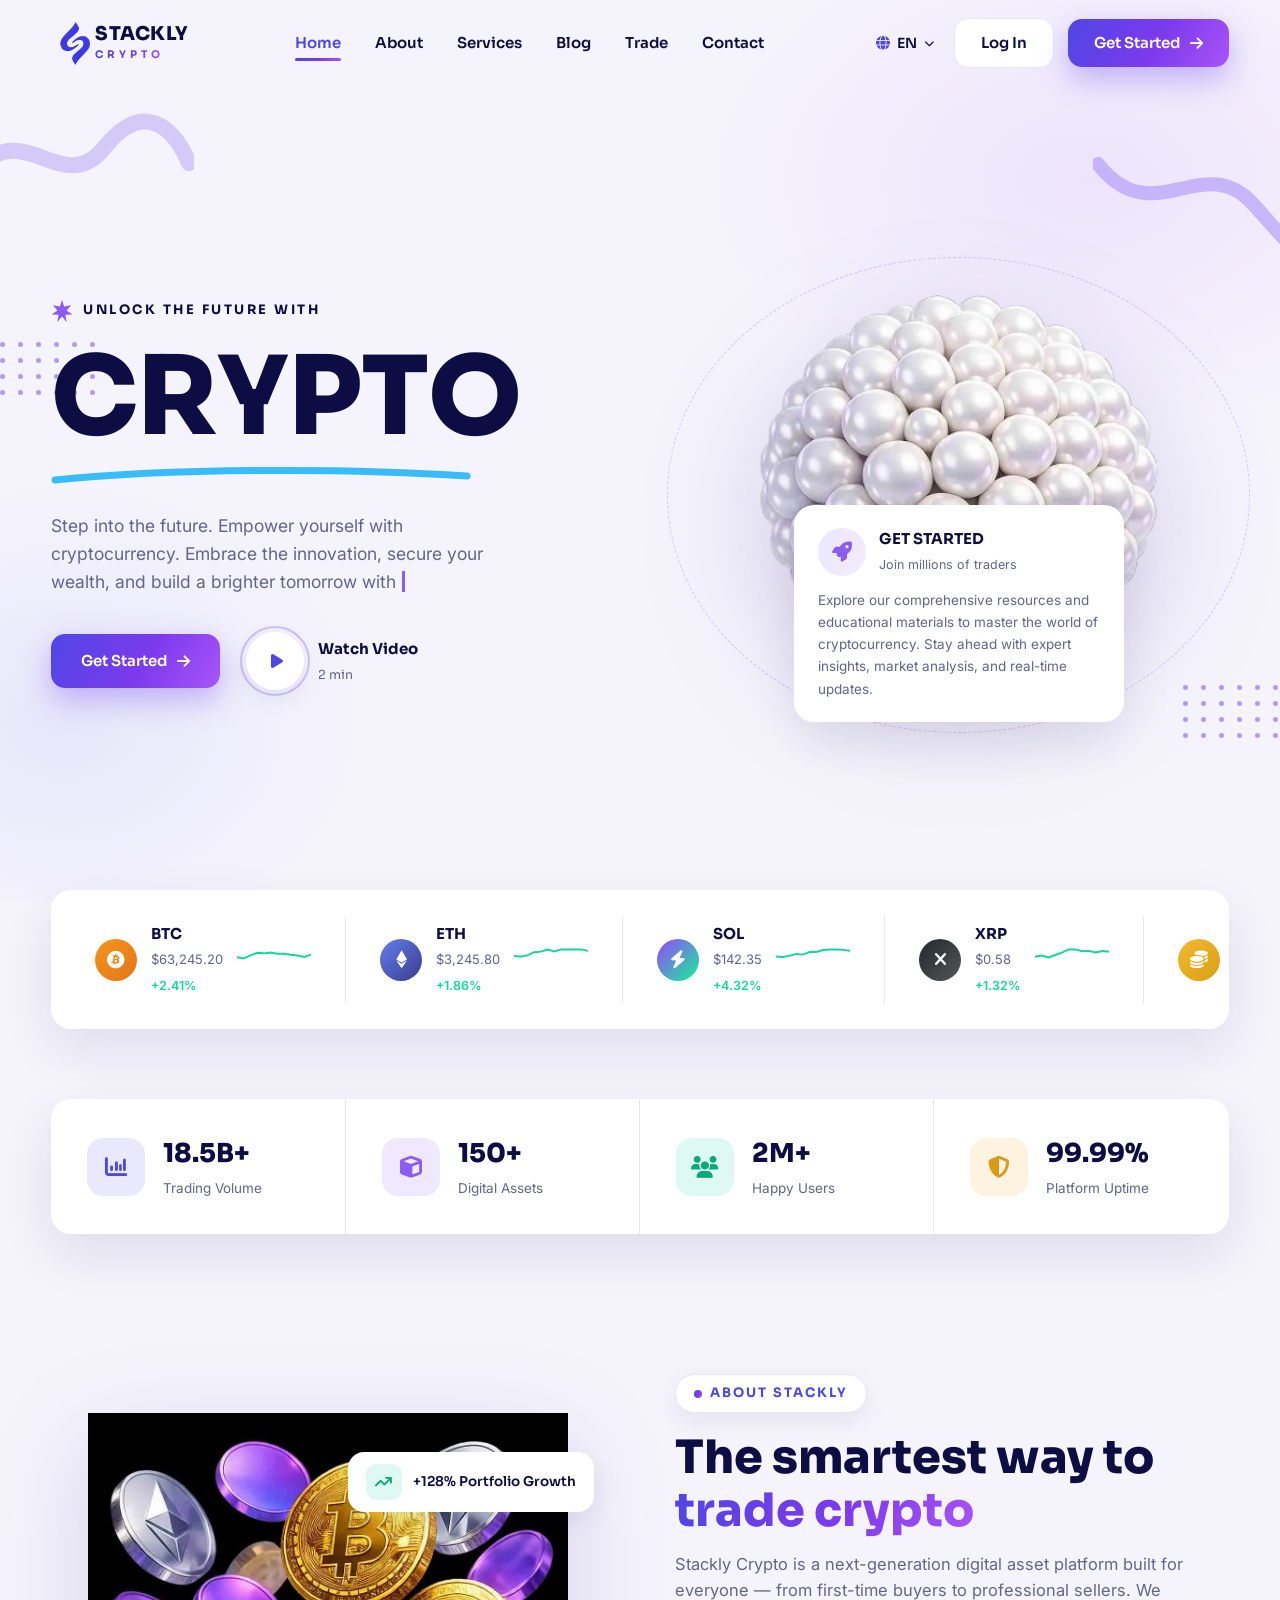
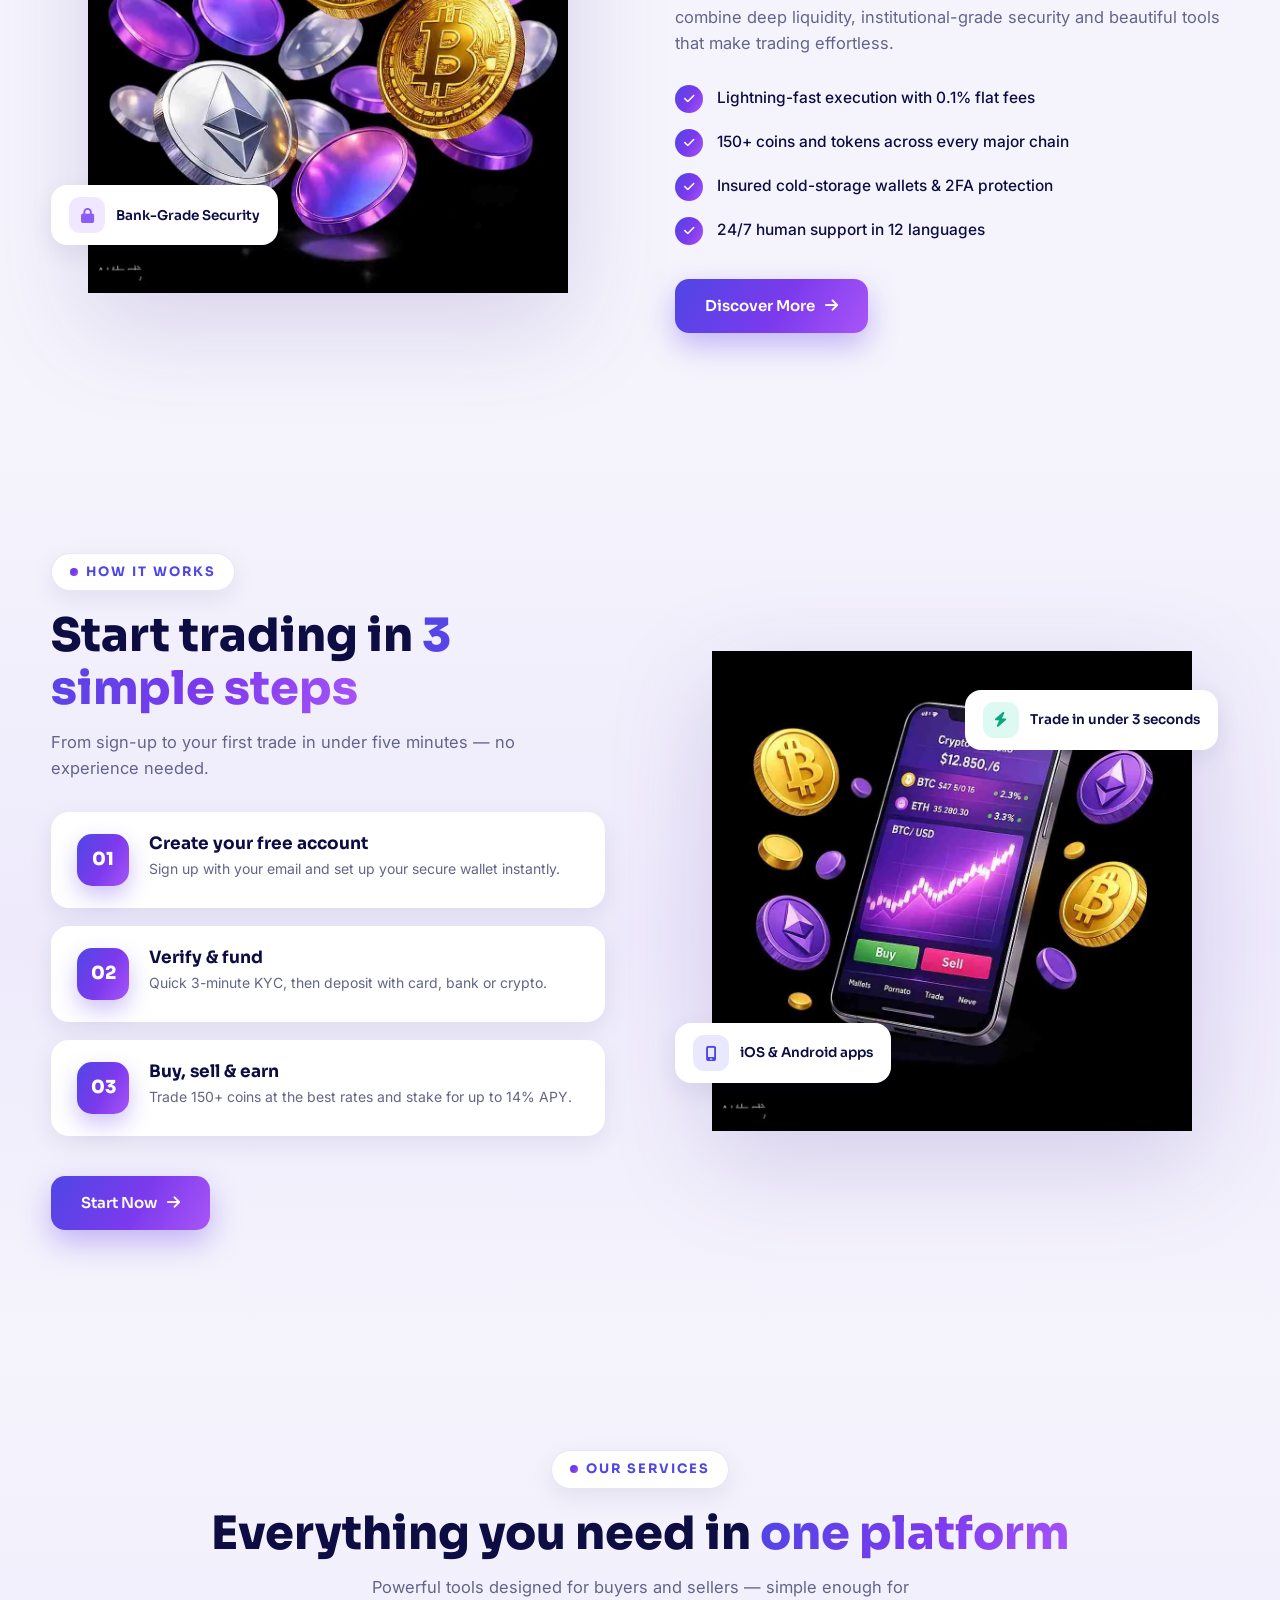
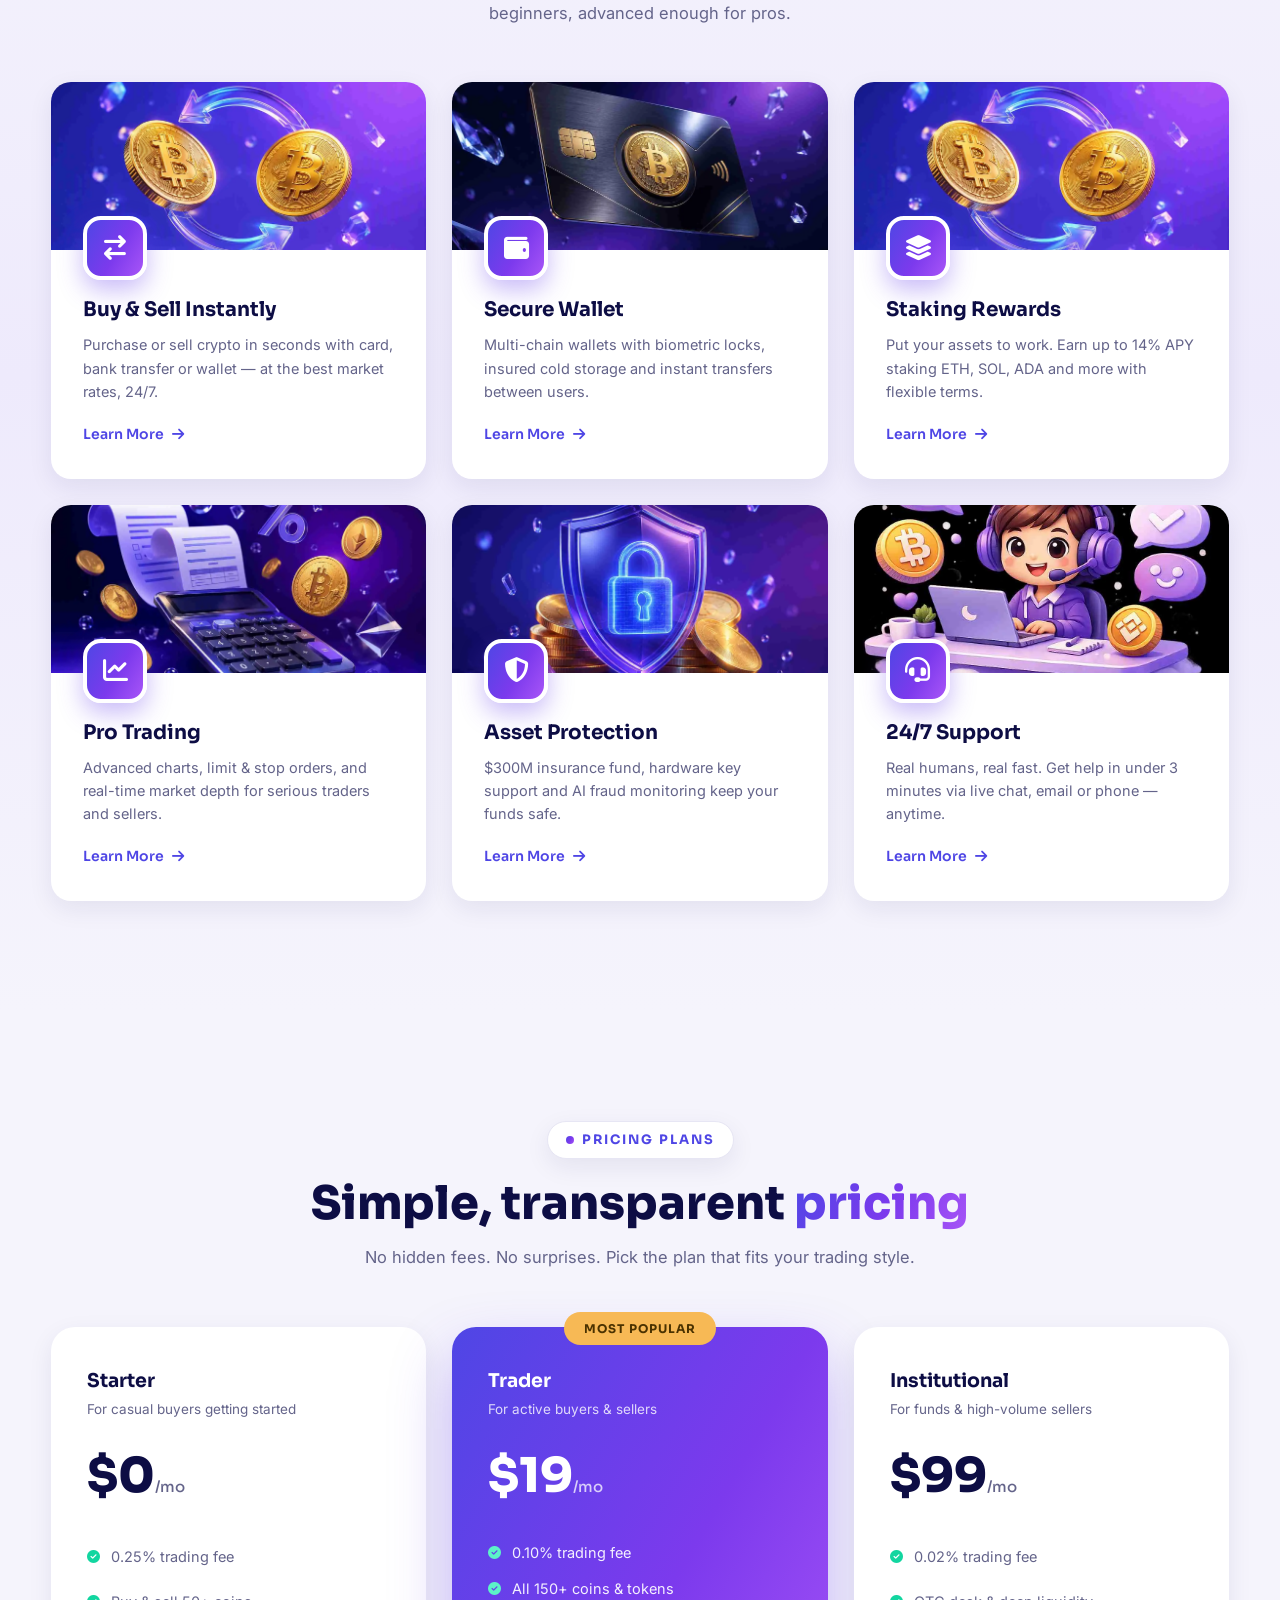
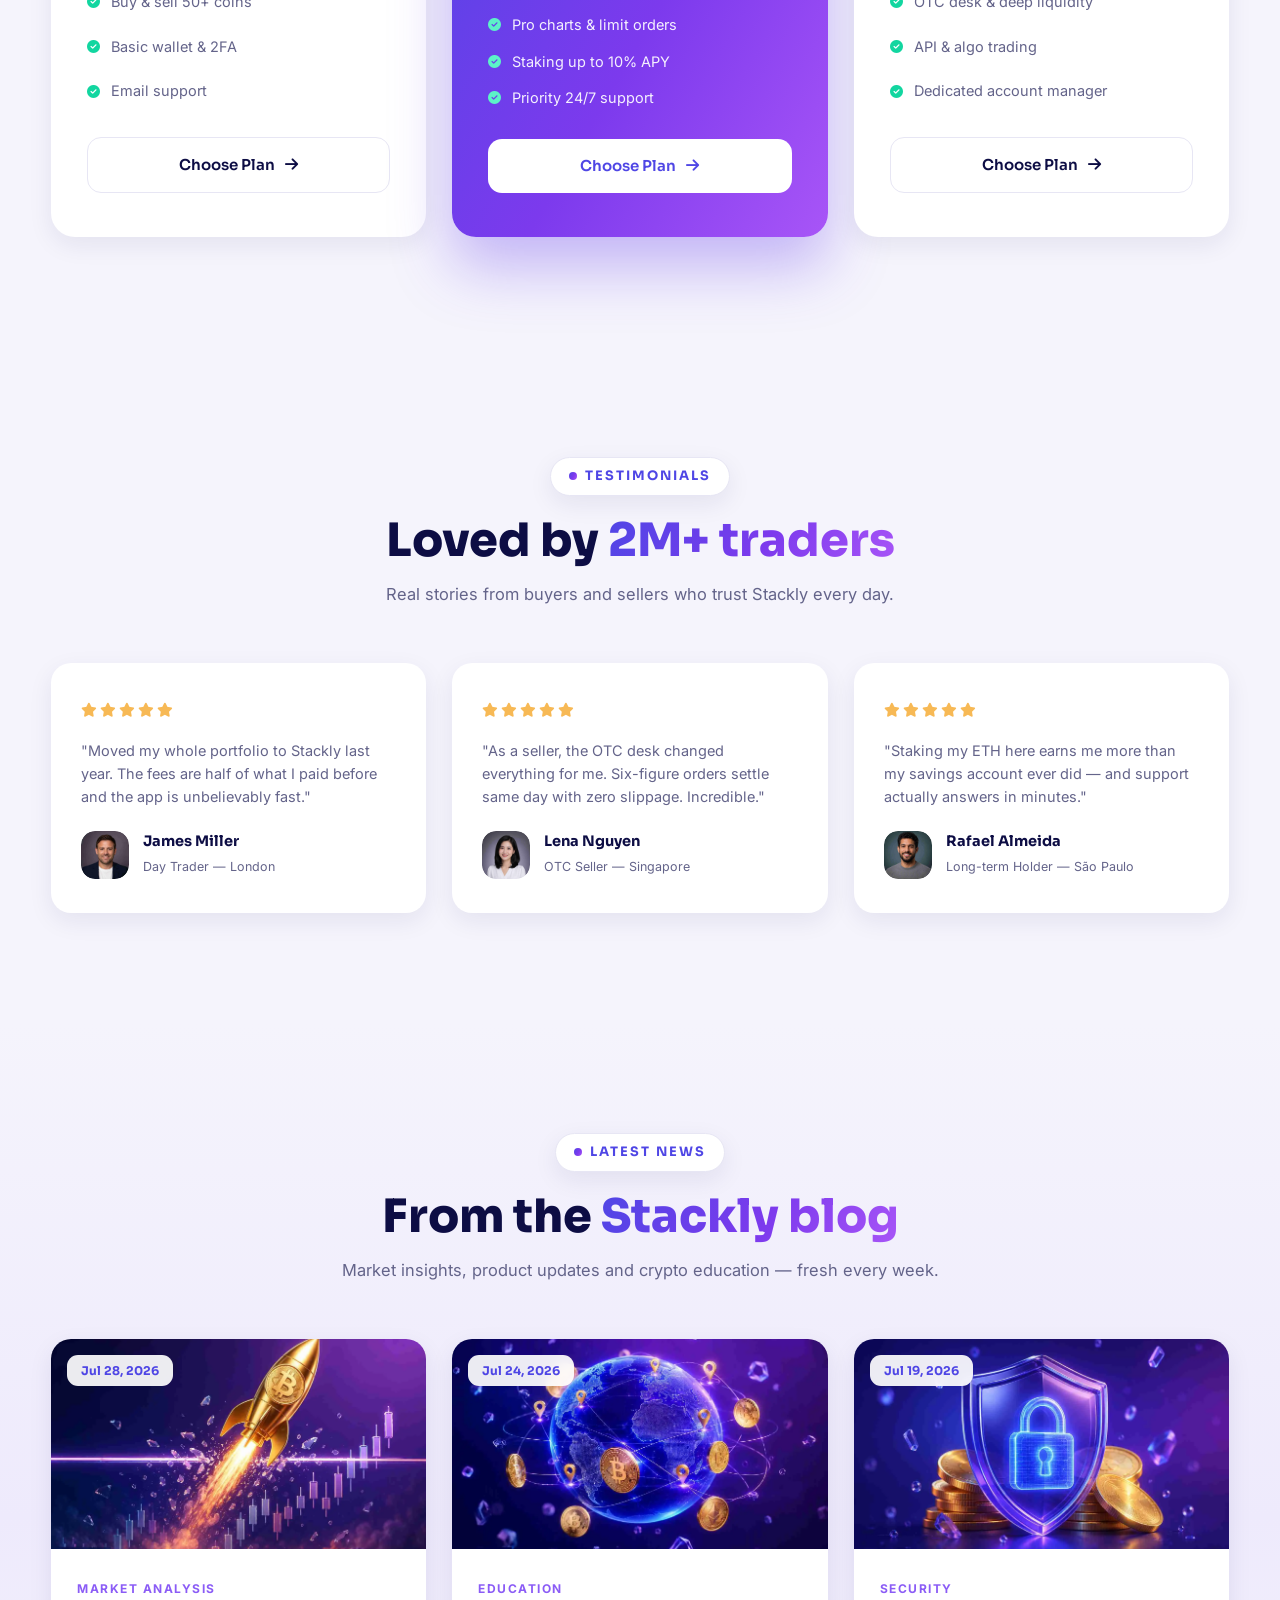
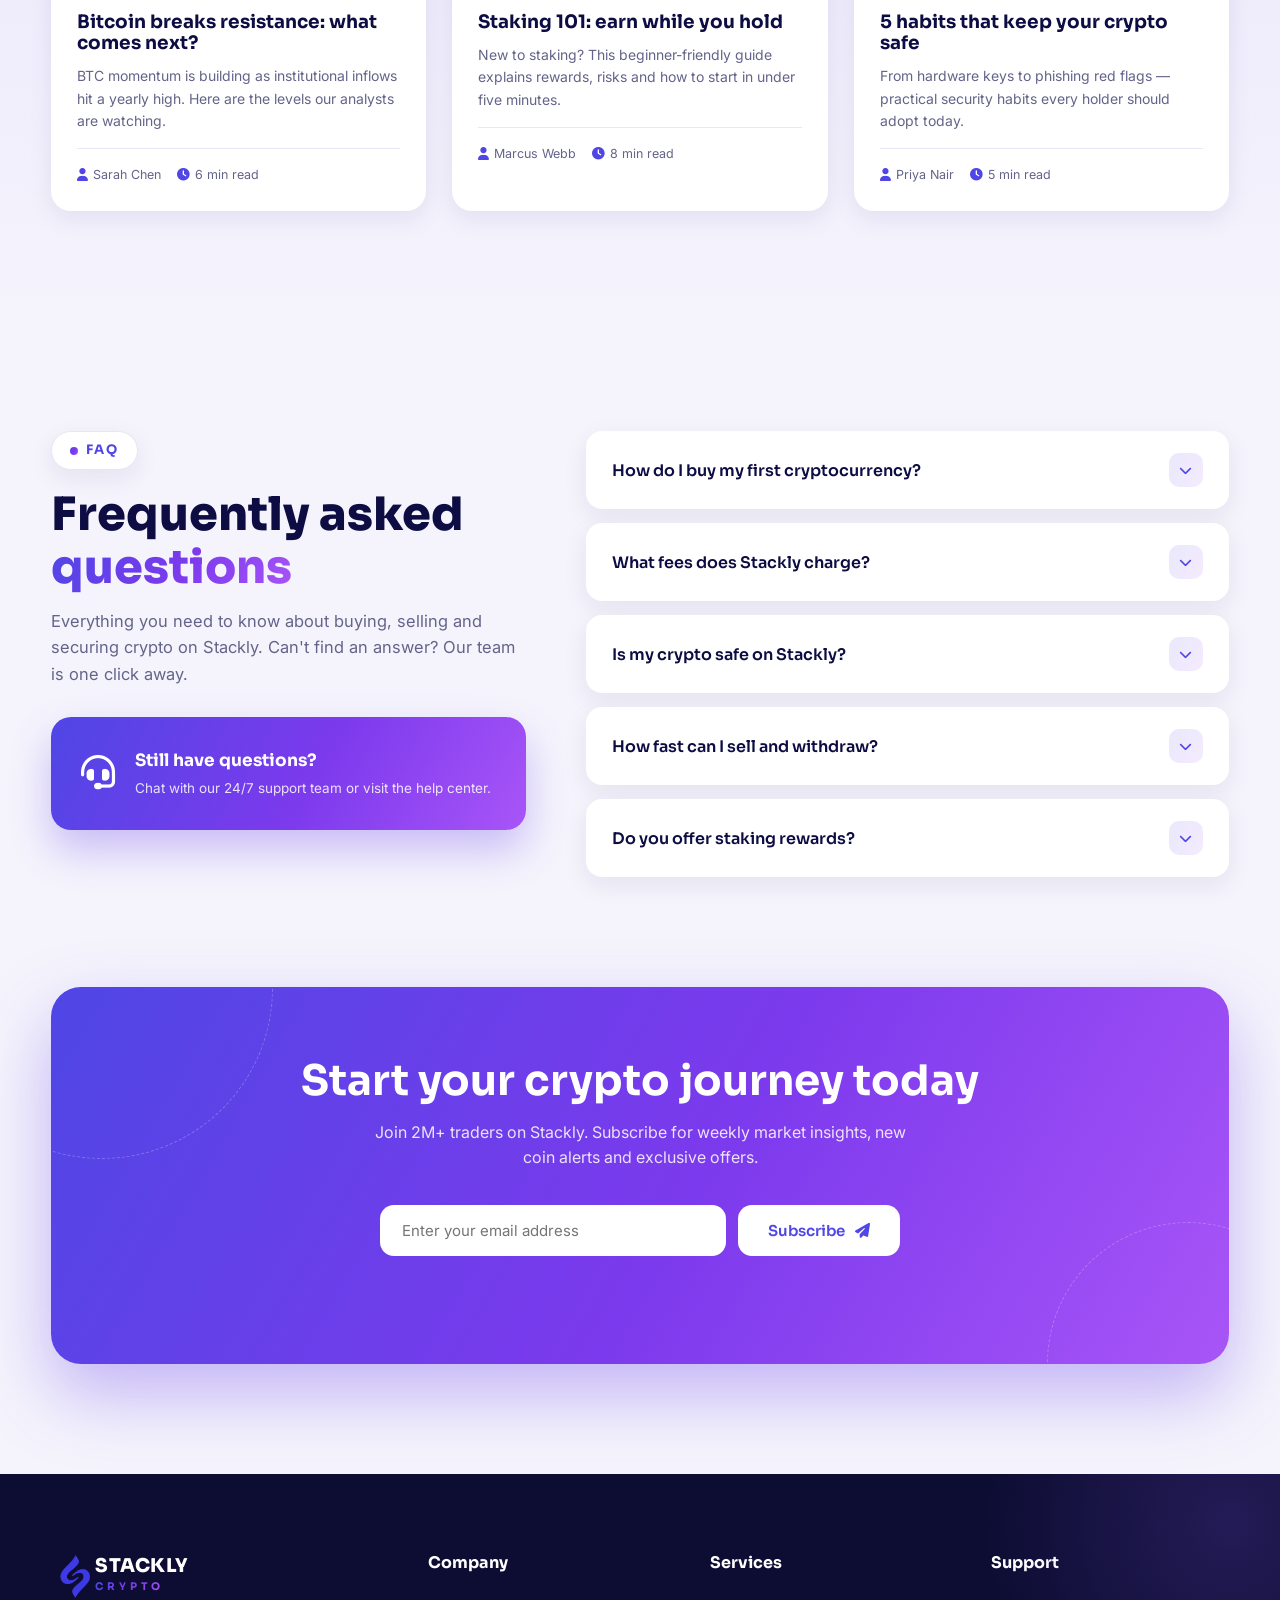
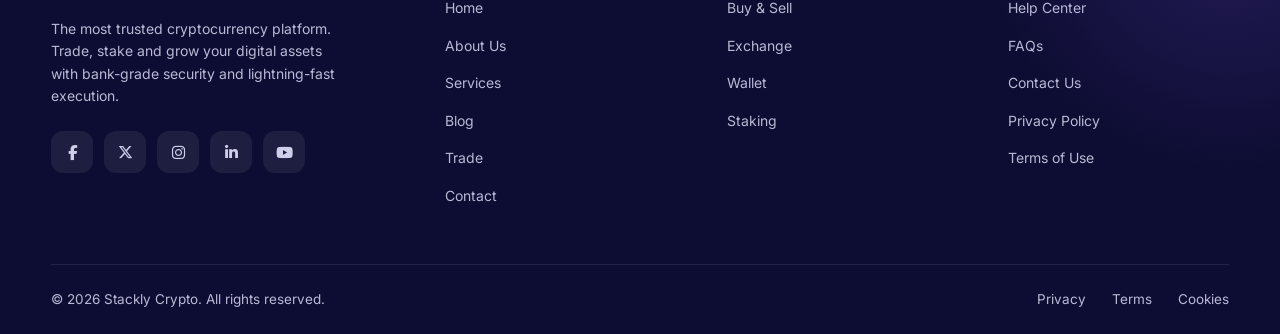
<file: index.html>
<!DOCTYPE html>
<html lang="en">
<head>
<meta charset="UTF-8">
<meta name="viewport" content="width=device-width, initial-scale=1.0">
<title>Stackly Crypto — Unlock the Future with Crypto</title>
<link rel="preconnect" href="https://fonts.googleapis.com">
<link href="https://fonts.googleapis.com/css2?family=Inter:wght@400;500;600;700&family=Sora:wght@500;600;700;800&display=swap" rel="stylesheet">
<link rel="stylesheet" href="https://cdnjs.cloudflare.com/ajax/libs/font-awesome/6.5.2/css/all.min.css">
<link rel="stylesheet" href="css/style.css">
</head>
<body>

<header id="site-header" data-active="home"></header>

<!-- ================= HERO ================= -->
<section class="hero">
  <svg class="ribbon ribbon-1" viewBox="0 0 220 90" fill="none"><path d="M5 60 C50 10 90 90 130 40 S 200 20 215 55" stroke="#b9a8f5" stroke-width="16" stroke-linecap="round"/></svg>
  <svg class="ribbon ribbon-2" viewBox="0 0 200 110" fill="none"><path d="M5 20 C60 90 110 5 160 60 S 190 100 195 70" stroke="#a78bfa" stroke-width="14" stroke-linecap="round"/></svg>
  <div class="hero-dots left"><i></i><i></i><i></i><i></i><i></i><i></i><i></i><i></i><i></i><i></i><i></i><i></i><i></i><i></i><i></i><i></i><i></i><i></i><i></i><i></i><i></i><i></i><i></i><i></i></div>
  <div class="hero-dots right"><i></i><i></i><i></i><i></i><i></i><i></i><i></i><i></i><i></i><i></i><i></i><i></i><i></i><i></i><i></i><i></i><i></i><i></i><i></i><i></i><i></i><i></i><i></i><i></i></div>

  <div class="container hero-grid">
    <div>
      <span class="hero-badge">
        <svg class="burst" viewBox="0 0 24 24" fill="currentColor"><path d="M12 0l2.4 7.2L22 5.6l-5 5.8 6.4 4.4-7.6.4L17 24l-5-6-5 6 1.2-7.8-7.6-.4L7 11.4 2 5.6l7.6 1.6L12 0z"/></svg>
        UNLOCK THE FUTURE WITH
      </span>
      <h1 class="hero-title">CRYPTO</h1>
      <svg class="hero-underline" viewBox="0 0 420 22" fill="none">
        <defs><linearGradient id="ug" x1="0" y1="0" x2="420" y2="0"><stop offset="0" stop-color="#38bdf8"/><stop offset=".5" stop-color="#4f46e5"/><stop offset="1" stop-color="#a855f7"/></linearGradient></defs>
        <path d="M4 16 C120 4 300 4 416 12" stroke="url(#ug)" stroke-width="7" stroke-linecap="round"/>
      </svg>
      <p class="lead">Step into the future. Empower yourself with cryptocurrency. Embrace the innovation, secure your wealth, and build a brighter tomorrow with <span class="typing-word" data-typing='["Stackly.","Bitcoin.","Ethereum.","Web3."]'></span></p>
      <div class="hero-cta">
        <a href="register.html" class="btn btn-primary">Get Started <i class="fa-solid fa-arrow-right"></i></a>
        <a href="404.html" class="watch-video">
          <span class="play-btn"><i class="fa-solid fa-play"></i></span>
          <span><b>Watch Video</b><small>2 min</small></span>
        </a>
      </div>
    </div>

    <div class="hero-visual">
      <div class="hero-circle"></div>
      <img src="images/hero-sphere_11zon.webp" alt="Stackly Crypto 3D sphere" class="hero-sphere">
      <div class="get-started-card" onclick="location.href='register.html'">
        <div class="gs-head">
          <span class="gs-icon"><i class="fa-solid fa-rocket"></i></span>
          <span><b>GET STARTED</b><small>Join millions of traders</small></span>
        </div>
        <p>Explore our comprehensive resources and educational materials to master the world of cryptocurrency. Stay ahead with expert insights, market analysis, and real-time updates.</p>
      </div>
    </div>
  </div>
</section>

<!-- ================= TICKER ================= -->
<div class="container">
  <div class="ticker-wrap" data-reveal="zoom">
    <div class="ticker" id="ticker">
      <div class="coin-item"><span class="coin-logo coin-btc"><i class="fa-brands fa-bitcoin"></i></span>
        <div class="coin-info"><b>BTC</b><small data-price="63245.20">$63,245.20</small><br><span class="up">+2.41%</span></div>
        <svg class="spark" viewBox="0 0 77 30"></svg></div>
      <div class="coin-item"><span class="coin-logo coin-eth"><i class="fa-brands fa-ethereum"></i></span>
        <div class="coin-info"><b>ETH</b><small data-price="3245.80">$3,245.80</small><br><span class="up">+1.86%</span></div>
        <svg class="spark" viewBox="0 0 77 30"></svg></div>
      <div class="coin-item"><span class="coin-logo coin-sol"><i class="fa-solid fa-bolt"></i></span>
        <div class="coin-info"><b>SOL</b><small data-price="142.35">$142.35</small><br><span class="up">+4.32%</span></div>
        <svg class="spark" viewBox="0 0 77 30"></svg></div>
      <div class="coin-item"><span class="coin-logo coin-xrp"><i class="fa-solid fa-xmark"></i></span>
        <div class="coin-info"><b>XRP</b><small data-price="0.58">$0.58</small><br><span class="up">+1.32%</span></div>
        <svg class="spark" viewBox="0 0 77 30"></svg></div>
      <div class="coin-item"><span class="coin-logo coin-bnb"><i class="fa-solid fa-coins"></i></span>
        <div class="coin-info"><b>BNB</b><small data-price="598.21">$598.21</small><br><span class="up">+1.67%</span></div>
        <svg class="spark" viewBox="0 0 77 30"></svg></div>
      <div class="coin-item"><span class="coin-logo coin-ada"><i class="fa-solid fa-cube"></i></span>
        <div class="coin-info"><b>ADA</b><small data-price="0.45">$0.45</small><br><span class="down">-0.84%</span></div>
        <svg class="spark" viewBox="0 0 77 30"></svg></div>
    </div>
  </div>
</div>

<!-- ================= STATS ================= -->
<section class="stats-band">
  <div class="container">
    <div class="stats-card" data-reveal>
      <div class="stat"><span class="stat-icon si-blue"><i class="fa-solid fa-chart-column"></i></span>
        <div><b><span data-count="18.5"></span>B+</b><small>Trading Volume</small></div></div>
      <div class="stat"><span class="stat-icon si-violet"><i class="fa-solid fa-cube"></i></span>
        <div><b><span data-count="150"></span>+</b><small>Digital Assets</small></div></div>
      <div class="stat"><span class="stat-icon si-mint"><i class="fa-solid fa-users"></i></span>
        <div><b><span data-count="2"></span>M+</b><small>Happy Users</small></div></div>
      <div class="stat"><span class="stat-icon si-gold"><i class="fa-solid fa-shield-halved"></i></span>
        <div><b><span data-count="99.99"></span>%</b><small>Platform Uptime</small></div></div>
    </div>
  </div>
</section>

<!-- ================= ABOUT ================= -->
<section class="about-sec" id="about">
  <div class="container about-grid">
    <div class="about-visual" data-reveal="left">
      <img src="images/about-coins_11zon.webp" alt="Stackly crypto coins">
      <div class="float-chip chip-1"><i class="si-mint" style="border-radius:11px;display:grid;place-items:center"><span class="fa-solid fa-arrow-trend-up"></span></i> +128% Portfolio Growth</div>
      <div class="float-chip chip-2"><i class="si-violet" style="border-radius:11px;display:grid;place-items:center"><span class="fa-solid fa-lock"></span></i> Bank-Grade Security</div>
    </div>
    <div data-reveal="right">
      <span class="sec-tag">About Stackly</span>
      <h2 class="sec-title">The smartest way to <span class="grad-text">trade crypto</span></h2>
      <p class="sec-sub">Stackly Crypto is a next-generation digital asset platform built for everyone — from first-time buyers to professional sellers. We combine deep liquidity, institutional-grade security and beautiful tools that make trading effortless.</p>
      <ul class="about-list">
        <li><span class="tick"><i class="fa-solid fa-check"></i></span> Lightning-fast execution with 0.1% flat fees</li>
        <li><span class="tick"><i class="fa-solid fa-check"></i></span> 150+ coins and tokens across every major chain</li>
        <li><span class="tick"><i class="fa-solid fa-check"></i></span> Insured cold-storage wallets &amp; 2FA protection</li>
        <li><span class="tick"><i class="fa-solid fa-check"></i></span> 24/7 human support in 12 languages</li>
      </ul>
      <a href="about.html" class="btn btn-primary">Discover More <i class="fa-solid fa-arrow-right"></i></a>
    </div>
  </div>
</section>

<!-- ================= HOW IT WORKS ================= -->
<section class="how-sec" id="how">
  <div class="container about-grid">
    <div data-reveal="left">
      <span class="sec-tag">How It Works</span>
      <h2 class="sec-title">Start trading in <span class="grad-text">3 simple steps</span></h2>
      <p class="sec-sub">From sign-up to your first trade in under five minutes — no experience needed.</p>
      <div class="steps-list">
        <div class="step-item" data-reveal><span class="step-num">01</span>
          <div><h3>Create your free account</h3><p>Sign up with your email and set up your secure wallet instantly.</p></div></div>
        <div class="step-item" data-reveal data-delay="120"><span class="step-num">02</span>
          <div><h3>Verify &amp; fund</h3><p>Quick 3-minute KYC, then deposit with card, bank or crypto.</p></div></div>
        <div class="step-item" data-reveal data-delay="240"><span class="step-num">03</span>
          <div><h3>Buy, sell &amp; earn</h3><p>Trade 150+ coins at the best rates and stake for up to 14% APY.</p></div></div>
      </div>
      <a href="register.html" class="btn btn-primary" style="margin-top:14px">Start Now <i class="fa-solid fa-arrow-right"></i></a>
    </div>
    <div class="about-visual" data-reveal="right">
      <img src="images/how-it-works_11zon.webp" alt="Stackly crypto trading app on phone">
      <div class="float-chip chip-1"><i class="si-mint" style="border-radius:11px;display:grid;place-items:center"><span class="fa-solid fa-bolt"></span></i> Trade in under 3 seconds</div>
      <div class="float-chip chip-2"><i class="si-blue" style="border-radius:11px;display:grid;place-items:center"><span class="fa-solid fa-mobile-screen"></span></i> iOS &amp; Android apps</div>
    </div>
  </div>
</section>

<!-- ================= SERVICES ================= -->
<section class="services-sec" id="services">
  <div class="container">
    <div class="sec-head-center" data-reveal>
      <span class="sec-tag">Our Services</span>
      <h2 class="sec-title">Everything you need in <span class="grad-text">one platform</span></h2>
      <p class="sec-sub">Powerful tools designed for buyers and sellers — simple enough for beginners, advanced enough for pros.</p>
    </div>
    <div class="services-grid">
      <div class="svc-card has-img" data-reveal><img class="svc-img" src="images/svc-exchange_11zon.webp" alt="Buy and sell crypto instantly" loading="lazy">
        <div class="svc-body"><span class="svc-icon"><i class="fa-solid fa-arrow-right-arrow-left"></i></span>
        <h3>Buy &amp; Sell Instantly</h3><p>Purchase or sell crypto in seconds with card, bank transfer or wallet — at the best market rates, 24/7.</p>
        <a href="404.html" class="svc-link">Learn More <i class="fa-solid fa-arrow-right"></i></a></div></div>
      <div class="svc-card has-img" data-reveal data-delay="100"><img class="svc-img" src="images/svc-card_11zon.webp" alt="Secure multi-chain crypto wallet" loading="lazy">
        <div class="svc-body"><span class="svc-icon"><i class="fa-solid fa-wallet"></i></span>
        <h3>Secure Wallet</h3><p>Multi-chain wallets with biometric locks, insured cold storage and instant transfers between users.</p>
        <a href="404.html" class="svc-link">Learn More <i class="fa-solid fa-arrow-right"></i></a></div></div>
      <div class="svc-card has-img" data-reveal data-delay="200"><img class="svc-img" src="images/svc-exchange_11zon.webp" alt="Staking rewards" loading="lazy">
        <div class="svc-body"><span class="svc-icon"><i class="fa-solid fa-layer-group"></i></span>
        <h3>Staking Rewards</h3><p>Put your assets to work. Earn up to 14% APY staking ETH, SOL, ADA and more with flexible terms.</p>
        <a href="404.html" class="svc-link">Learn More <i class="fa-solid fa-arrow-right"></i></a></div></div>
      <div class="svc-card has-img" data-reveal><img class="svc-img" src="images/blog-taxes_11zon.webp" alt="Pro trading terminal" loading="lazy">
        <div class="svc-body"><span class="svc-icon"><i class="fa-solid fa-chart-line"></i></span>
        <h3>Pro Trading</h3><p>Advanced charts, limit &amp; stop orders, and real-time market depth for serious traders and sellers.</p>
        <a href="404.html" class="svc-link">Learn More <i class="fa-solid fa-arrow-right"></i></a></div></div>
      <div class="svc-card has-img" data-reveal data-delay="100"><img class="svc-img" src="images/svc-security_11zon.webp" alt="Asset protection shield" loading="lazy">
        <div class="svc-body"><span class="svc-icon"><i class="fa-solid fa-shield-halved"></i></span>
        <h3>Asset Protection</h3><p>$300M insurance fund, hardware key support and AI fraud monitoring keep your funds safe.</p>
        <a href="404.html" class="svc-link">Learn More <i class="fa-solid fa-arrow-right"></i></a></div></div>
      <div class="svc-card has-img" data-reveal data-delay="200"><img class="svc-img" src="images/support_11zon.webp" alt="24/7 customer support" loading="lazy">
        <div class="svc-body"><span class="svc-icon"><i class="fa-solid fa-headset"></i></span>
        <h3>24/7 Support</h3><p>Real humans, real fast. Get help in under 3 minutes via live chat, email or phone — anytime.</p>
        <a href="404.html" class="svc-link">Learn More <i class="fa-solid fa-arrow-right"></i></a></div></div>
    </div>
  </div>
</section>

<!-- ================= PRICING ================= -->
<section class="pricing-sec" id="pricing">
  <div class="container">
    <div class="sec-head-center" data-reveal>
      <span class="sec-tag">Pricing Plans</span>
      <h2 class="sec-title">Simple, transparent <span class="grad-text">pricing</span></h2>
      <p class="sec-sub">No hidden fees. No surprises. Pick the plan that fits your trading style.</p>
    </div>
    <div class="pricing-grid">
      <div class="price-card" data-reveal>
        <h3>Starter</h3><p class="plan-desc">For casual buyers getting started</p>
        <div class="amount">$0<small>/mo</small></div>
        <ul>
          <li><i class="fa-solid fa-circle-check"></i> 0.25% trading fee</li>
          <li><i class="fa-solid fa-circle-check"></i> Buy &amp; sell 50+ coins</li>
          <li><i class="fa-solid fa-circle-check"></i> Basic wallet &amp; 2FA</li>
          <li><i class="fa-solid fa-circle-check"></i> Email support</li>
        </ul>
        <a href="404.html" class="btn btn-outline">Choose Plan <i class="fa-solid fa-arrow-right"></i></a>
      </div>
      <div class="price-card featured" data-reveal data-delay="120">
        <span class="plan-badge">Most Popular</span>
        <h3>Trader</h3><p class="plan-desc">For active buyers &amp; sellers</p>
        <div class="amount">$19<small>/mo</small></div>
        <ul>
          <li><i class="fa-solid fa-circle-check"></i> 0.10% trading fee</li>
          <li><i class="fa-solid fa-circle-check"></i> All 150+ coins &amp; tokens</li>
          <li><i class="fa-solid fa-circle-check"></i> Pro charts &amp; limit orders</li>
          <li><i class="fa-solid fa-circle-check"></i> Staking up to 10% APY</li>
          <li><i class="fa-solid fa-circle-check"></i> Priority 24/7 support</li>
        </ul>
        <a href="404.html" class="btn btn-white">Choose Plan <i class="fa-solid fa-arrow-right"></i></a>
      </div>
      <div class="price-card" data-reveal data-delay="240">
        <h3>Institutional</h3><p class="plan-desc">For funds &amp; high-volume sellers</p>
        <div class="amount">$99<small>/mo</small></div>
        <ul>
          <li><i class="fa-solid fa-circle-check"></i> 0.02% trading fee</li>
          <li><i class="fa-solid fa-circle-check"></i> OTC desk &amp; deep liquidity</li>
          <li><i class="fa-solid fa-circle-check"></i> API &amp; algo trading</li>
          <li><i class="fa-solid fa-circle-check"></i> Dedicated account manager</li>
        </ul>
        <a href="404.html" class="btn btn-outline">Choose Plan <i class="fa-solid fa-arrow-right"></i></a>
      </div>
    </div>
  </div>
</section>

<!-- ================= TESTIMONIALS ================= -->
<section class="testi-sec" id="testimonials">
  <div class="container">
    <div class="sec-head-center" data-reveal>
      <span class="sec-tag">Testimonials</span>
      <h2 class="sec-title">Loved by <span class="grad-text">2M+ traders</span></h2>
      <p class="sec-sub">Real stories from buyers and sellers who trust Stackly every day.</p>
    </div>
    <div class="testi-grid">
      <div class="testi-card" data-reveal>
        <span class="t-stars"><i class="fa-solid fa-star"></i><i class="fa-solid fa-star"></i><i class="fa-solid fa-star"></i><i class="fa-solid fa-star"></i><i class="fa-solid fa-star"></i></span>
        <p>"Moved my whole portfolio to Stackly last year. The fees are half of what I paid before and the app is unbelievably fast."</p>
        <div class="t-author"><span class="t-avatar"><img src="images/avatar-james_11zon.webp" alt="James Miller"></span>
          <div><b>James Miller</b><small>Day Trader — London</small></div></div>
      </div>
      <div class="testi-card" data-reveal data-delay="120">
        <span class="t-stars"><i class="fa-solid fa-star"></i><i class="fa-solid fa-star"></i><i class="fa-solid fa-star"></i><i class="fa-solid fa-star"></i><i class="fa-solid fa-star"></i></span>
        <p>"As a seller, the OTC desk changed everything for me. Six-figure orders settle same day with zero slippage. Incredible."</p>
        <div class="t-author"><span class="t-avatar"><img src="images/avatar-lena_11zon.webp" alt="Lena Nguyen"></span>
          <div><b>Lena Nguyen</b><small>OTC Seller — Singapore</small></div></div>
      </div>
      <div class="testi-card" data-reveal data-delay="240">
        <span class="t-stars"><i class="fa-solid fa-star"></i><i class="fa-solid fa-star"></i><i class="fa-solid fa-star"></i><i class="fa-solid fa-star"></i><i class="fa-solid fa-star"></i></span>
        <p>"Staking my ETH here earns me more than my savings account ever did — and support actually answers in minutes."</p>
        <div class="t-author"><span class="t-avatar"><img src="images/avatar-rafael_11zon.webp" alt="Rafael Almeida"></span>
          <div><b>Rafael Almeida</b><small>Long-term Holder — São Paulo</small></div></div>
      </div>
    </div>
  </div>
</section>

<!-- ================= BLOG ================= -->
<section class="blog-sec" id="blog">
  <div class="container">
    <div class="sec-head-center" data-reveal>
      <span class="sec-tag">Latest News</span>
      <h2 class="sec-title">From the <span class="grad-text">Stackly blog</span></h2>
      <p class="sec-sub">Market insights, product updates and crypto education — fresh every week.</p>
    </div>
    <div class="blog-grid">
      <div class="blog-card" data-reveal onclick="location.href='blog.html'">
        <div class="blog-thumb"><img class="blog-img" src="images/blog-btc_11zon.webp" alt="Bitcoin market analysis" loading="lazy"><span class="blog-date">Jul 28, 2026</span></div>
        <div class="blog-body"><span class="blog-cat">Market Analysis</span>
          <h3>Bitcoin breaks resistance: what comes next?</h3>
          <p>BTC momentum is building as institutional inflows hit a yearly high. Here are the levels our analysts are watching.</p>
          <div class="blog-meta"><span><i class="fa-solid fa-user"></i>Sarah Chen</span><span><i class="fa-solid fa-clock"></i>6 min read</span></div>
        </div>
      </div>
      <div class="blog-card" data-reveal data-delay="120" onclick="location.href='blog.html'">
        <div class="blog-thumb"><img class="blog-img" src="images/blog-countries_11zon.webp" alt="Staking guide" loading="lazy"><span class="blog-date">Jul 24, 2026</span></div>
        <div class="blog-body"><span class="blog-cat">Education</span>
          <h3>Staking 101: earn while you hold</h3>
          <p>New to staking? This beginner-friendly guide explains rewards, risks and how to start in under five minutes.</p>
          <div class="blog-meta"><span><i class="fa-solid fa-user"></i>Marcus Webb</span><span><i class="fa-solid fa-clock"></i>8 min read</span></div>
        </div>
      </div>
      <div class="blog-card" data-reveal data-delay="240" onclick="location.href='blog.html'">
        <div class="blog-thumb"><img class="blog-img" src="images/svc-security_11zon.webp" alt="Crypto security habits" loading="lazy"><span class="blog-date">Jul 19, 2026</span></div>
        <div class="blog-body"><span class="blog-cat">Security</span>
          <h3>5 habits that keep your crypto safe</h3>
          <p>From hardware keys to phishing red flags — practical security habits every holder should adopt today.</p>
          <div class="blog-meta"><span><i class="fa-solid fa-user"></i>Priya Nair</span><span><i class="fa-solid fa-clock"></i>5 min read</span></div>
        </div>
      </div>
    </div>
  </div>
</section>

<!-- ================= FAQ ================= -->
<section class="faq-sec" id="faq">
  <div class="container faq-grid">
    <div data-reveal="left">
      <span class="sec-tag">FAQ</span>
      <h2 class="sec-title">Frequently asked <span class="grad-text">questions</span></h2>
      <p class="sec-sub">Everything you need to know about buying, selling and securing crypto on Stackly. Can't find an answer? Our team is one click away.</p>
      <div class="faq-help">
        <i class="fa-solid fa-headset"></i>
        <div><b>Still have questions?</b><p>Chat with our 24/7 support team or visit the help center.</p></div>
      </div>
    </div>
    <div class="faq-list" data-reveal="right">
      <div class="faq-item">
        <button class="faq-q">How do I buy my first cryptocurrency? <span class="fq-icon"><i class="fa-solid fa-chevron-down"></i></span></button>
        <div class="faq-a"><p>Create a free account, verify your identity in under 3 minutes, add a payment method (card, bank or wallet), and tap "Buy". Your crypto arrives in your Stackly wallet instantly.</p></div>
      </div>
      <div class="faq-item">
        <button class="faq-q">What fees does Stackly charge? <span class="fq-icon"><i class="fa-solid fa-chevron-down"></i></span></button>
        <div class="faq-a"><p>Fees start at 0.25% on the Starter plan and drop to 0.02% for Institutional accounts. Deposits are free, and there are no hidden charges — the price you see is the price you pay.</p></div>
      </div>
      <div class="faq-item">
        <button class="faq-q">Is my crypto safe on Stackly? <span class="fq-icon"><i class="fa-solid fa-chevron-down"></i></span></button>
        <div class="faq-a"><p>Yes. 95% of assets are held in insured cold storage, accounts are protected by mandatory 2FA and hardware-key support, and our $300M protection fund covers eligible incidents.</p></div>
      </div>
      <div class="faq-item">
        <button class="faq-q">How fast can I sell and withdraw? <span class="fq-icon"><i class="fa-solid fa-chevron-down"></i></span></button>
        <div class="faq-a"><p>Selling is instant at market price. Fiat withdrawals to bank accounts typically arrive within minutes on supported rails, and crypto withdrawals are processed on-chain immediately.</p></div>
      </div>
      <div class="faq-item">
        <button class="faq-q">Do you offer staking rewards? <span class="fq-icon"><i class="fa-solid fa-chevron-down"></i></span></button>
        <div class="faq-a"><p>Yes — stake ETH, SOL, ADA and 20+ other assets with flexible or locked terms and earn up to 14% APY. Rewards are paid out daily directly to your wallet.</p></div>
      </div>
    </div>
  </div>
</section>

<!-- ================= CTA ================= -->
<section class="cta-band">
  <div class="container">
    <div class="cta-box" data-reveal="zoom">
      <h2>Start your crypto journey today</h2>
      <p>Join 2M+ traders on Stackly. Subscribe for weekly market insights, new coin alerts and exclusive offers.</p>
      <form class="newsletter" id="newsletterForm" novalidate>
        <input type="email" placeholder="Enter your email address" aria-label="Email">
        <button type="submit" class="btn btn-white">Subscribe <i class="fa-solid fa-paper-plane"></i></button>
      </form>
      <div class="nl-msg" id="nlMsg"></div>
    </div>
  </div>
</section>

<footer id="site-footer"></footer>

<script src="js/main.js"></script>
<script>
  // Duplicate ticker items for a seamless marquee loop
  document.addEventListener("DOMContentLoaded", () => {
    const t = document.getElementById("ticker");
    t.innerHTML += t.innerHTML;
    t.querySelectorAll("svg.spark").forEach(s => { if (!s.innerHTML) s.outerHTML = s.outerHTML; });
  });
</script>
</body>
</html>
</file>
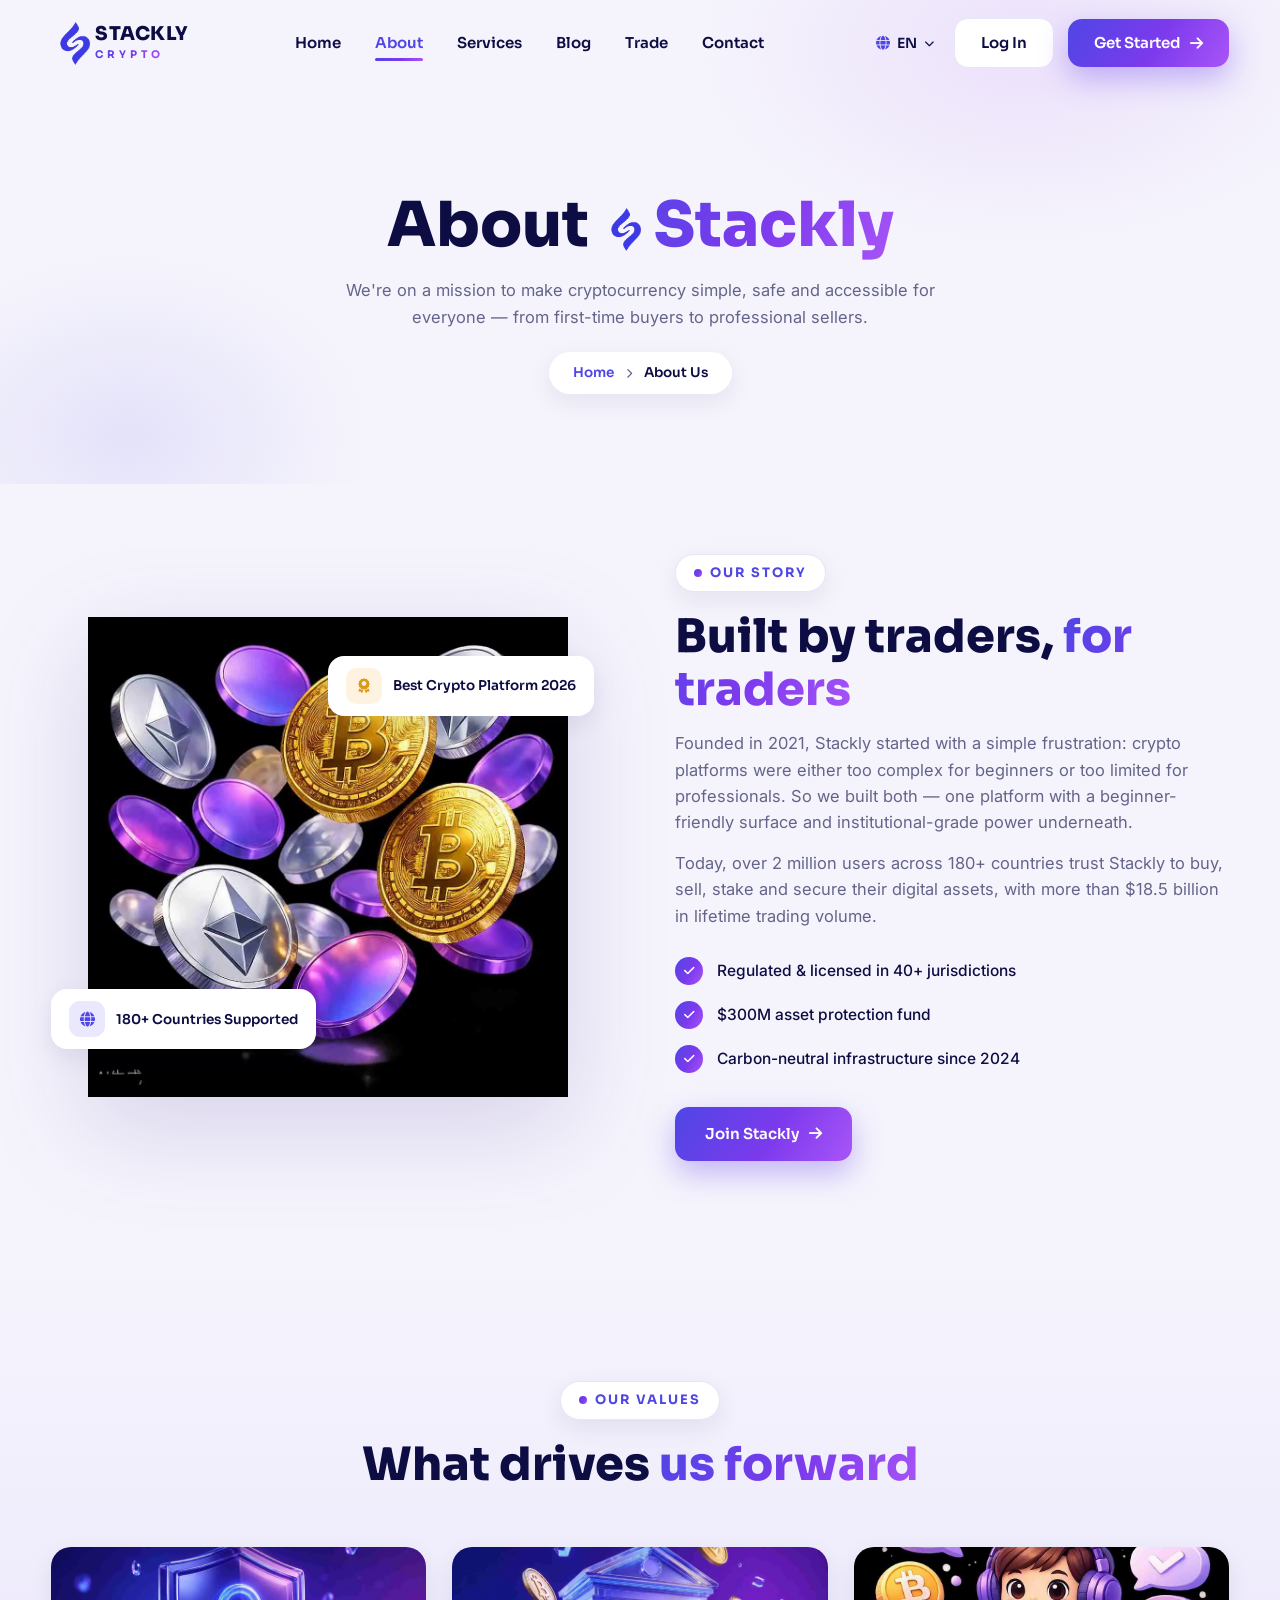
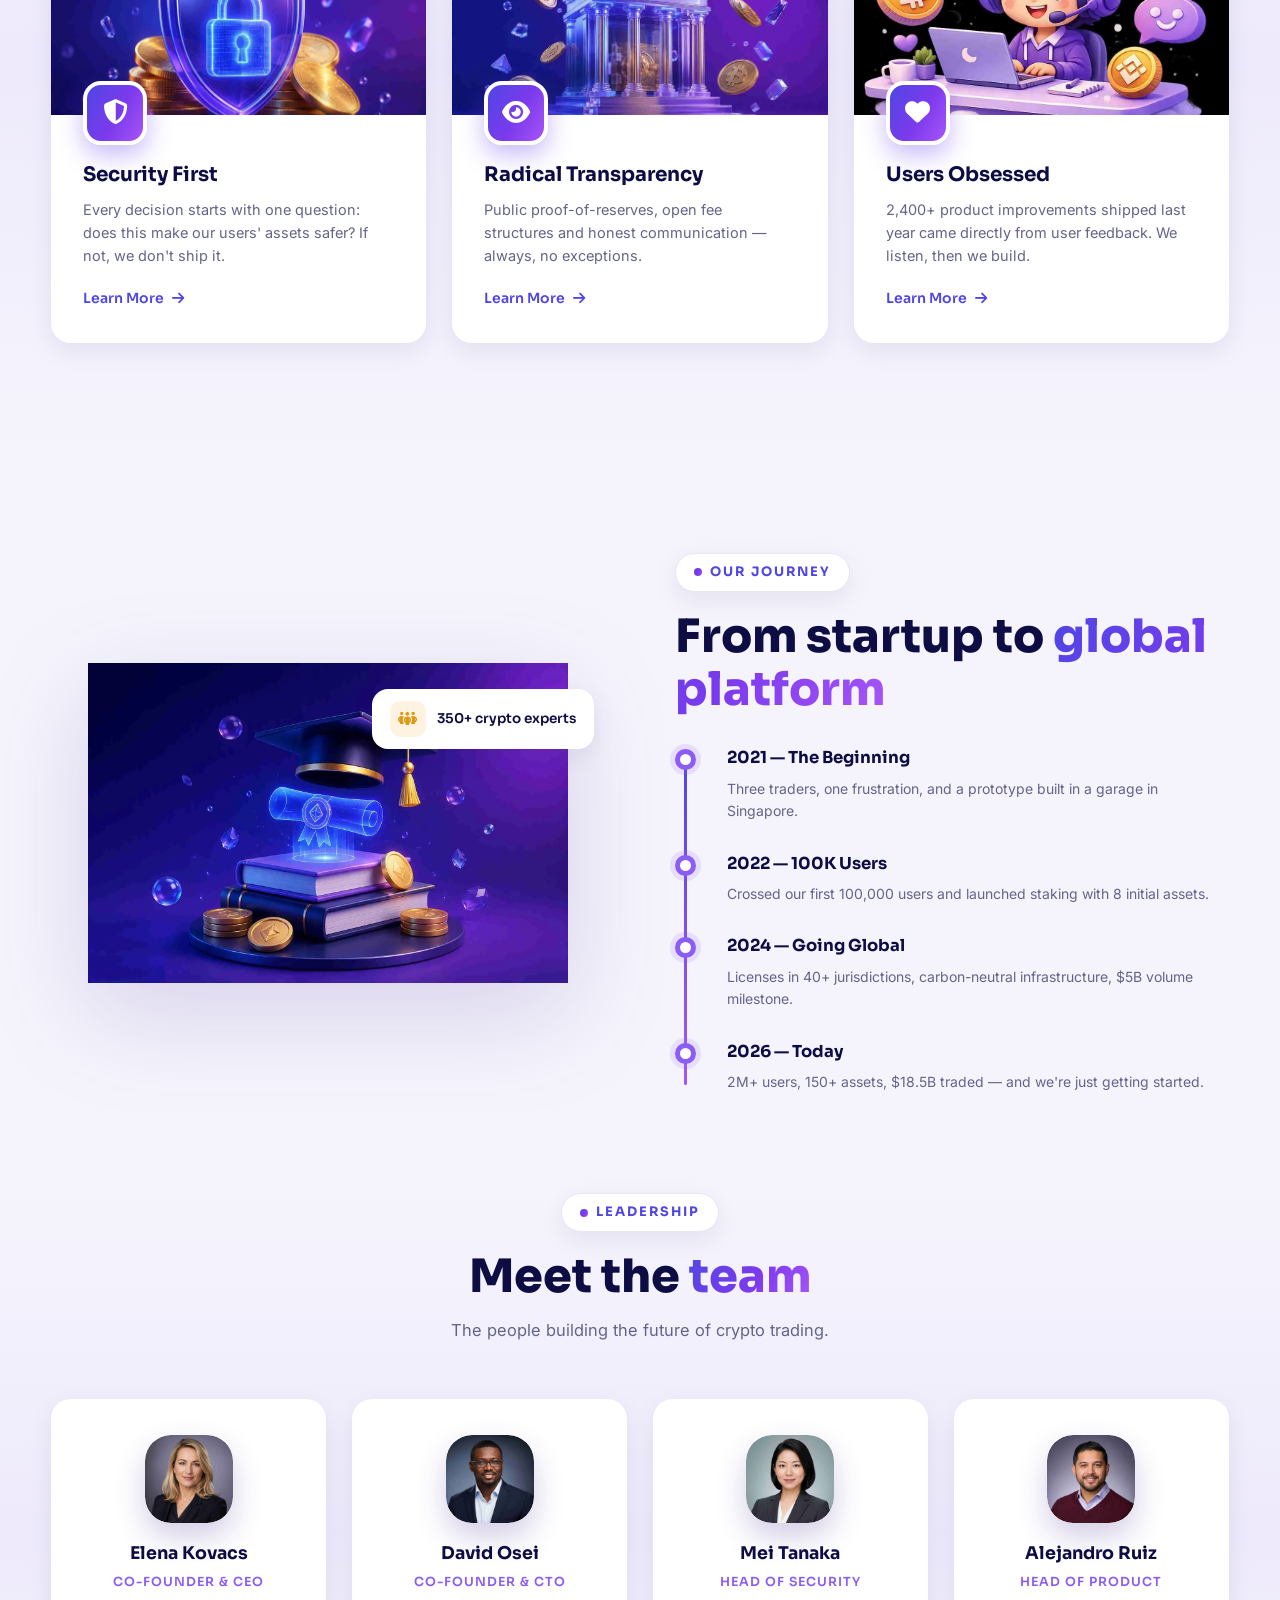
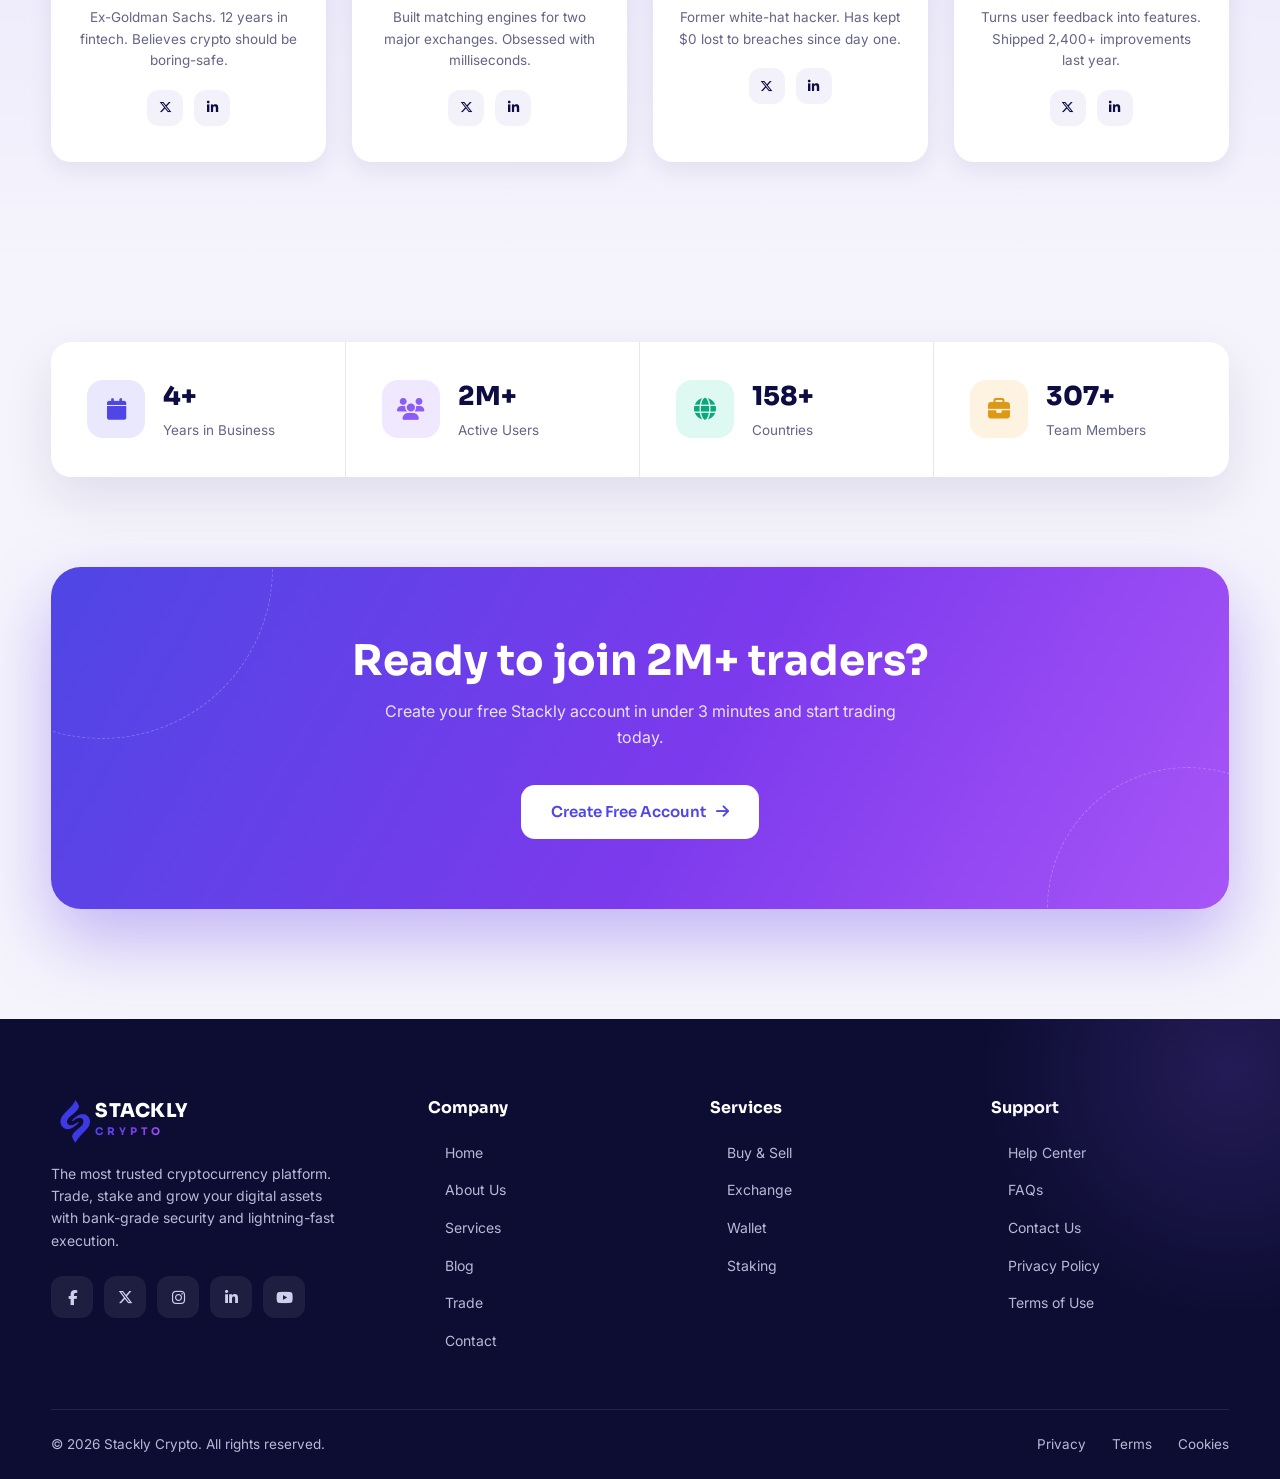
<file: about.html>
<!DOCTYPE html>
<html lang="en">
<head>
<meta charset="UTF-8">
<meta name="viewport" content="width=device-width, initial-scale=1.0">
<title>About Us — Stackly Crypto</title>
<link rel="preconnect" href="https://fonts.googleapis.com">
<link href="https://fonts.googleapis.com/css2?family=Inter:wght@400;500;600;700&family=Sora:wght@500;600;700;800&display=swap" rel="stylesheet">
<link rel="stylesheet" href="https://cdnjs.cloudflare.com/ajax/libs/font-awesome/6.5.2/css/all.min.css">
<link rel="stylesheet" href="css/style.css">
</head>
<body>
<header id="site-header" data-active="about"></header>

<section class="page-hero">
  <div class="container">
    <h1 data-reveal>About <span class="grad-text" style="background:var(--grad);-webkit-background-clip:text;background-clip:text;color:transparent"><img src="images/logo.webp" alt="Stackly logo" style="width:44px;height:44px;display:inline-block;vertical-align:middle;margin-right:8px;border-radius:12px">Stackly</span></h1>
    <p data-reveal data-delay="100">We're on a mission to make cryptocurrency simple, safe and accessible for everyone — from first-time buyers to professional sellers.</p>
    <div class="breadcrumb" data-reveal data-delay="200"><a href="index.html">Home</a><i class="fa-solid fa-chevron-right"></i><span>About Us</span></div>
  </div>
</section>

<section class="about-sec" style="padding-top:70px">
  <div class="container about-grid">
    <div class="about-visual" data-reveal="left">
      <img src="images/about-coins_11zon.webp" alt="Stackly crypto coins">
      <div class="float-chip chip-1"><i class="si-gold" style="border-radius:11px;display:grid;place-items:center"><span class="fa-solid fa-award"></span></i> Best Crypto Platform 2026</div>
      <div class="float-chip chip-2"><i class="si-blue" style="border-radius:11px;display:grid;place-items:center"><span class="fa-solid fa-globe"></span></i> 180+ Countries Supported</div>
    </div>
    <div data-reveal="right">
      <span class="sec-tag">Our Story</span>
      <h2 class="sec-title">Built by traders, <span class="grad-text">for traders</span></h2>
      <p class="sec-sub">Founded in 2021, Stackly started with a simple frustration: crypto platforms were either too complex for beginners or too limited for professionals. So we built both — one platform with a beginner-friendly surface and institutional-grade power underneath.</p>
      <p class="sec-sub" style="margin-top:14px">Today, over 2 million users across 180+ countries trust Stackly to buy, sell, stake and secure their digital assets, with more than $18.5 billion in lifetime trading volume.</p>
      <ul class="about-list">
        <li><span class="tick"><i class="fa-solid fa-check"></i></span> Regulated &amp; licensed in 40+ jurisdictions</li>
        <li><span class="tick"><i class="fa-solid fa-check"></i></span> $300M asset protection fund</li>
        <li><span class="tick"><i class="fa-solid fa-check"></i></span> Carbon-neutral infrastructure since 2024</li>
      </ul>
      <a href="register.html" class="btn btn-primary">Join Stackly <i class="fa-solid fa-arrow-right"></i></a>
    </div>
  </div>
</section>

<section class="services-sec">
  <div class="container">
    <div class="sec-head-center" data-reveal>
      <span class="sec-tag">Our Values</span>
      <h2 class="sec-title">What drives <span class="grad-text">us forward</span></h2>
    </div>
    <div class="services-grid">
      <div class="svc-card has-img" data-reveal><img class="svc-img" src="images/svc-security_11zon.webp" alt="Security first" loading="lazy">
        <div class="svc-body"><span class="svc-icon"><i class="fa-solid fa-shield-halved"></i></span>
        <h3>Security First</h3><p>Every decision starts with one question: does this make our users' assets safer? If not, we don't ship it.</p>
        <a href="404.html" class="svc-link">Learn More <i class="fa-solid fa-arrow-right"></i></a></div></div>
      <div class="svc-card has-img" data-reveal data-delay="100"><img class="svc-img" src="images/svc-otc_11zon.webp" alt="Radical transparency" loading="lazy">
        <div class="svc-body"><span class="svc-icon"><i class="fa-solid fa-eye"></i></span>
        <h3>Radical Transparency</h3><p>Public proof-of-reserves, open fee structures and honest communication — always, no exceptions.</p>
        <a href="404.html" class="svc-link">Learn More <i class="fa-solid fa-arrow-right"></i></a></div></div>
      <div class="svc-card has-img" data-reveal data-delay="200"><img class="svc-img" src="images/support_11zon.webp" alt="Users obsessed" loading="lazy">
        <div class="svc-body"><span class="svc-icon"><i class="fa-solid fa-heart"></i></span>
        <h3>Users Obsessed</h3><p>2,400+ product improvements shipped last year came directly from user feedback. We listen, then we build.</p>
        <a href="404.html" class="svc-link">Learn More <i class="fa-solid fa-arrow-right"></i></a></div></div>
    </div>
  </div>
</section>

<!-- Journey / Timeline -->
<section style="padding:100px 0">
  <div class="container about-grid">
    <div class="about-visual" data-reveal="left">
      <img src="images/svc-academy_11zon.webp" alt="Stackly team collaborating around a crypto dashboard">
      <div class="float-chip chip-1"><i class="si-gold" style="border-radius:11px;display:grid;place-items:center"><span class="fa-solid fa-people-group"></span></i> 350+ crypto experts</div>
    </div>
    <div data-reveal="right">
      <span class="sec-tag">Our Journey</span>
      <h2 class="sec-title">From startup to <span class="grad-text">global platform</span></h2>
      <div class="timeline">
        <div class="tl-item"><span class="tl-dot"></span><b>2021 — The Beginning</b><p>Three traders, one frustration, and a prototype built in a garage in Singapore.</p></div>
        <div class="tl-item"><span class="tl-dot"></span><b>2022 — 100K Users</b><p>Crossed our first 100,000 users and launched staking with 8 initial assets.</p></div>
        <div class="tl-item"><span class="tl-dot"></span><b>2024 — Going Global</b><p>Licenses in 40+ jurisdictions, carbon-neutral infrastructure, $5B volume milestone.</p></div>
        <div class="tl-item"><span class="tl-dot"></span><b>2026 — Today</b><p>2M+ users, 150+ assets, $18.5B traded — and we're just getting started.</p></div>
      </div>
    </div>
  </div>
</section>

<!-- Team -->
<section class="services-sec" style="padding-top:0">
  <div class="container">
    <div class="sec-head-center" data-reveal>
      <span class="sec-tag">Leadership</span>
      <h2 class="sec-title">Meet the <span class="grad-text">team</span></h2>
      <p class="sec-sub">The people building the future of crypto trading.</p>
    </div>
    <div class="team-grid">
      <div class="team-card" data-reveal>
        <span class="team-avatar"><img src="images/leader-elena_11zon.webp" alt="Elena Kovacs"></span>
        <h3>Elena Kovacs</h3><small>Co-Founder &amp; CEO</small>
        <p>Ex-Goldman Sachs. 12 years in fintech. Believes crypto should be boring-safe.</p>
        <div class="socials" style="justify-content:center">
          <a href="404.html"><i class="fa-brands fa-x-twitter"></i></a>
          <a href="404.html"><i class="fa-brands fa-linkedin-in"></i></a>
        </div>
      </div>
      <div class="team-card" data-reveal data-delay="100">
        <span class="team-avatar"><img src="images/leader-david_11zon.webp" alt="David Osei"></span>
        <h3>David Osei</h3><small>Co-Founder &amp; CTO</small>
        <p>Built matching engines for two major exchanges. Obsessed with milliseconds.</p>
        <div class="socials" style="justify-content:center">
          <a href="404.html"><i class="fa-brands fa-x-twitter"></i></a>
          <a href="404.html"><i class="fa-brands fa-linkedin-in"></i></a>
        </div>
      </div>
      <div class="team-card" data-reveal data-delay="200">
        <span class="team-avatar"><img src="images/leader-mei_11zon.webp" alt="Mei Tanaka"></span>
        <h3>Mei Tanaka</h3><small>Head of Security</small>
        <p>Former white-hat hacker. Has kept $0 lost to breaches since day one.</p>
        <div class="socials" style="justify-content:center">
          <a href="404.html"><i class="fa-brands fa-x-twitter"></i></a>
          <a href="404.html"><i class="fa-brands fa-linkedin-in"></i></a>
        </div>
      </div>
      <div class="team-card" data-reveal data-delay="300">
        <span class="team-avatar"><img src="images/leader-alejandro_11zon.webp" alt="Alejandro Ruiz"></span>
        <h3>Alejandro Ruiz</h3><small>Head of Product</small>
        <p>Turns user feedback into features. Shipped 2,400+ improvements last year.</p>
        <div class="socials" style="justify-content:center">
          <a href="404.html"><i class="fa-brands fa-x-twitter"></i></a>
          <a href="404.html"><i class="fa-brands fa-linkedin-in"></i></a>
        </div>
      </div>
    </div>
  </div>
</section>

<section class="stats-band">
  <div class="container">
    <div class="stats-card" data-reveal>
      <div class="stat"><span class="stat-icon si-blue"><i class="fa-solid fa-calendar"></i></span>
        <div><b><span data-count="5"></span>+</b><small>Years in Business</small></div></div>
      <div class="stat"><span class="stat-icon si-violet"><i class="fa-solid fa-users"></i></span>
        <div><b><span data-count="2"></span>M+</b><small>Active Users</small></div></div>
      <div class="stat"><span class="stat-icon si-mint"><i class="fa-solid fa-globe"></i></span>
        <div><b><span data-count="180"></span>+</b><small>Countries</small></div></div>
      <div class="stat"><span class="stat-icon si-gold"><i class="fa-solid fa-briefcase"></i></span>
        <div><b><span data-count="350"></span>+</b><small>Team Members</small></div></div>
    </div>
  </div>
</section>

<section class="cta-band" style="padding-top:60px">
  <div class="container">
    <div class="cta-box" data-reveal="zoom">
      <h2>Ready to join 2M+ traders?</h2>
      <p>Create your free Stackly account in under 3 minutes and start trading today.</p>
      <a href="register.html" class="btn btn-white">Create Free Account <i class="fa-solid fa-arrow-right"></i></a>
    </div>
  </div>
</section>

<footer id="site-footer"></footer>
<script src="js/main.js"></script>
</body>
</html>
</file>
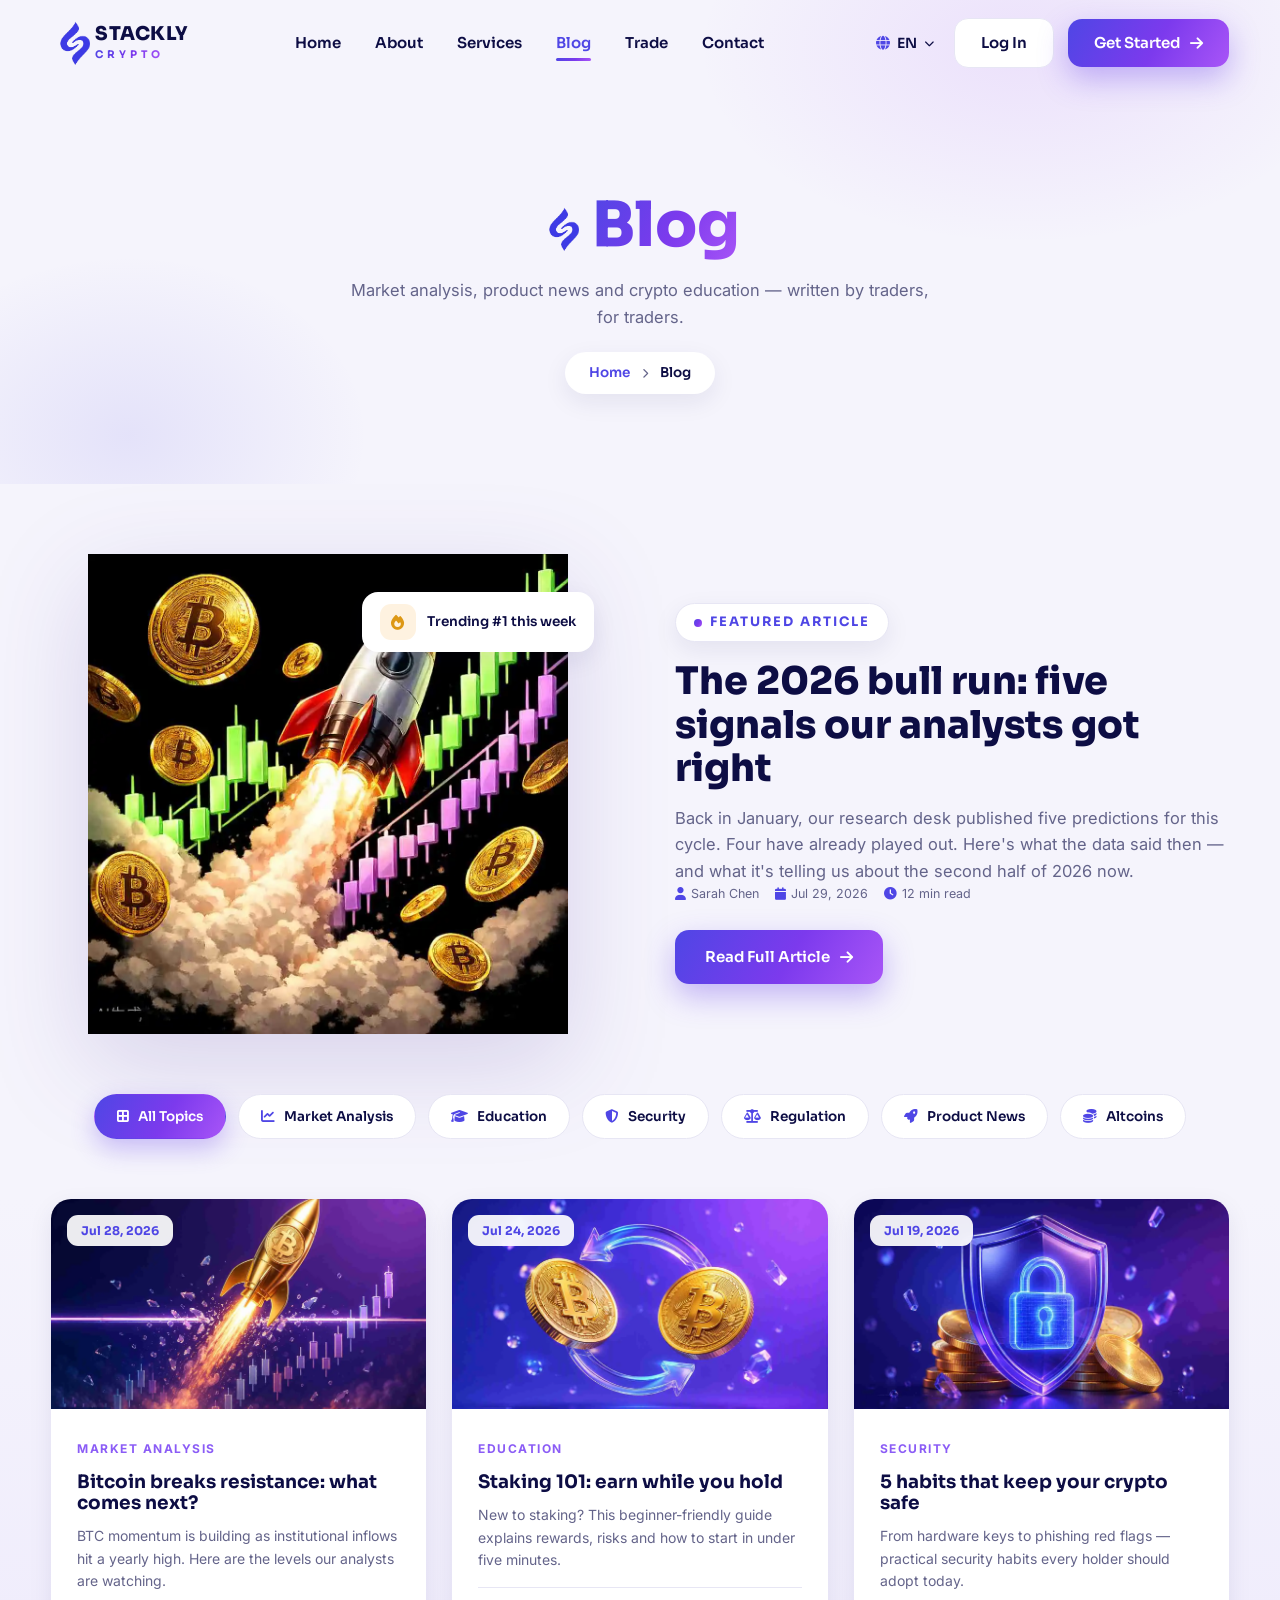
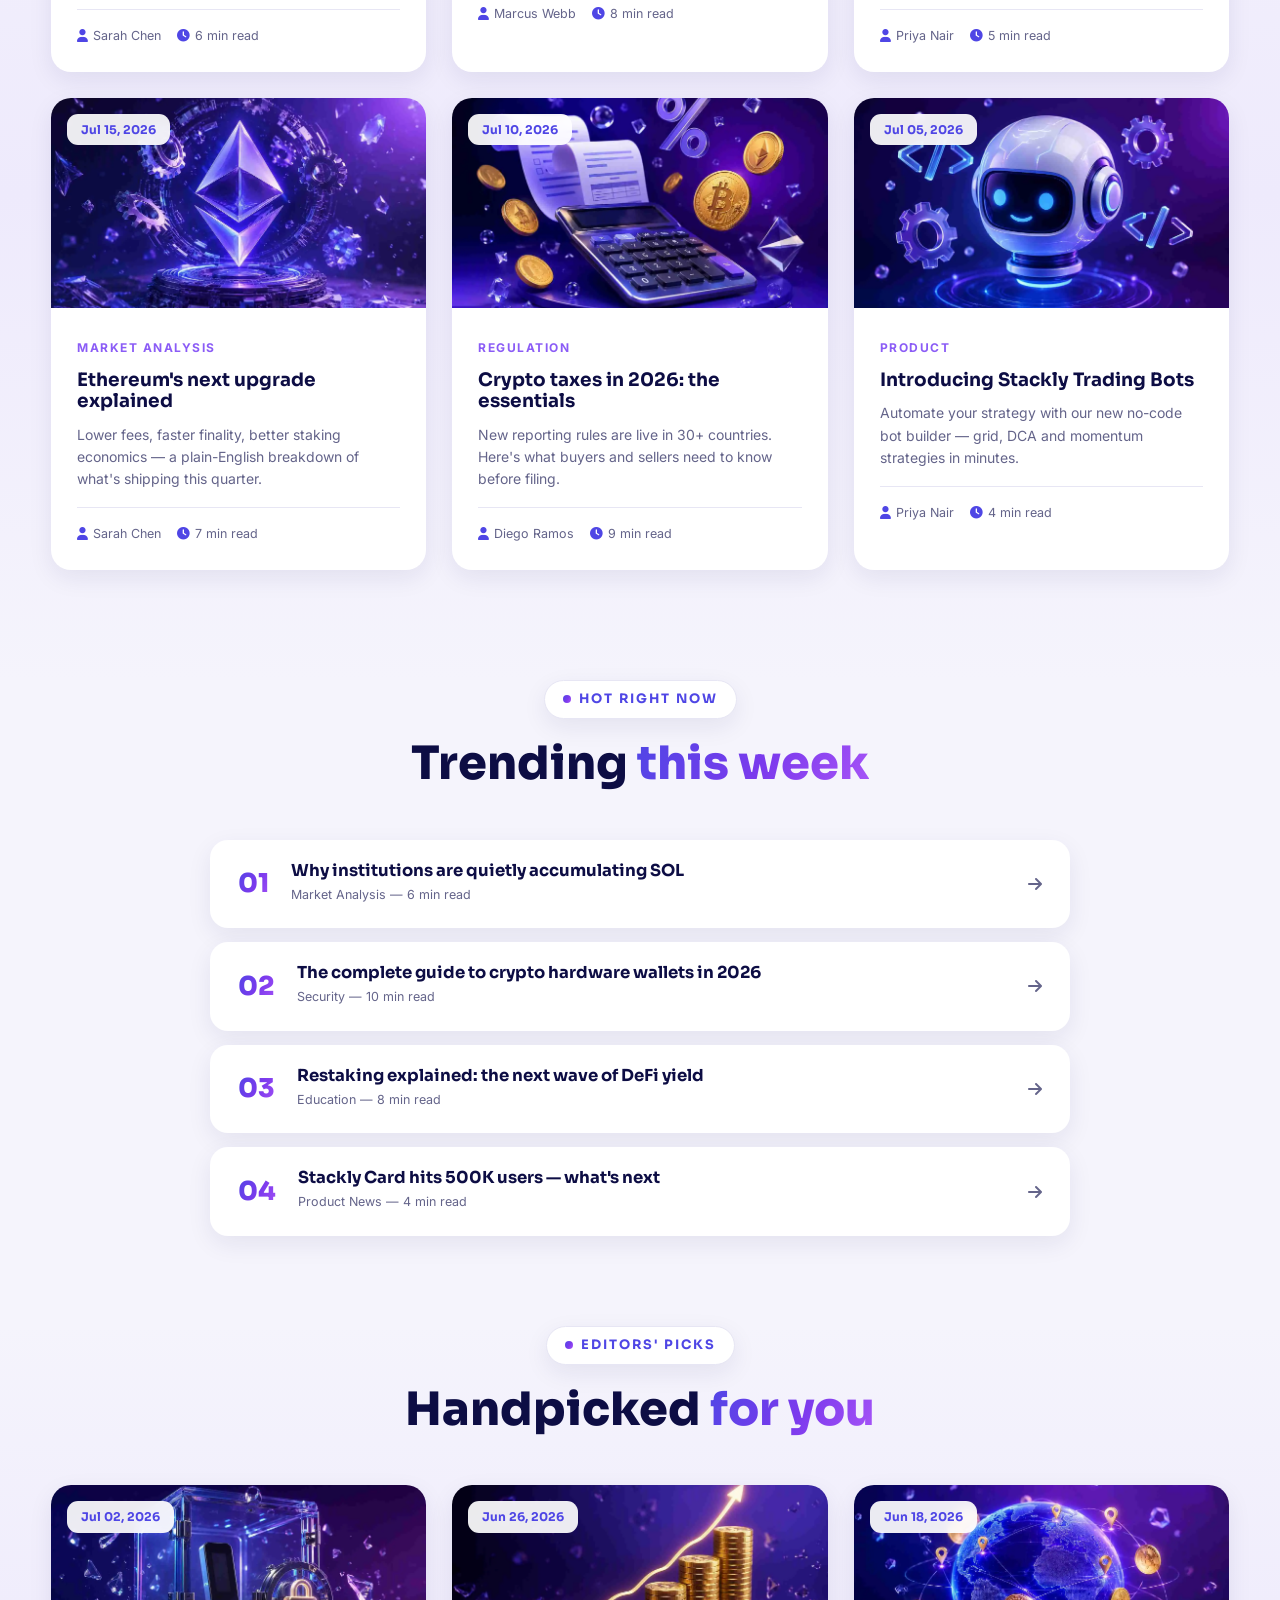
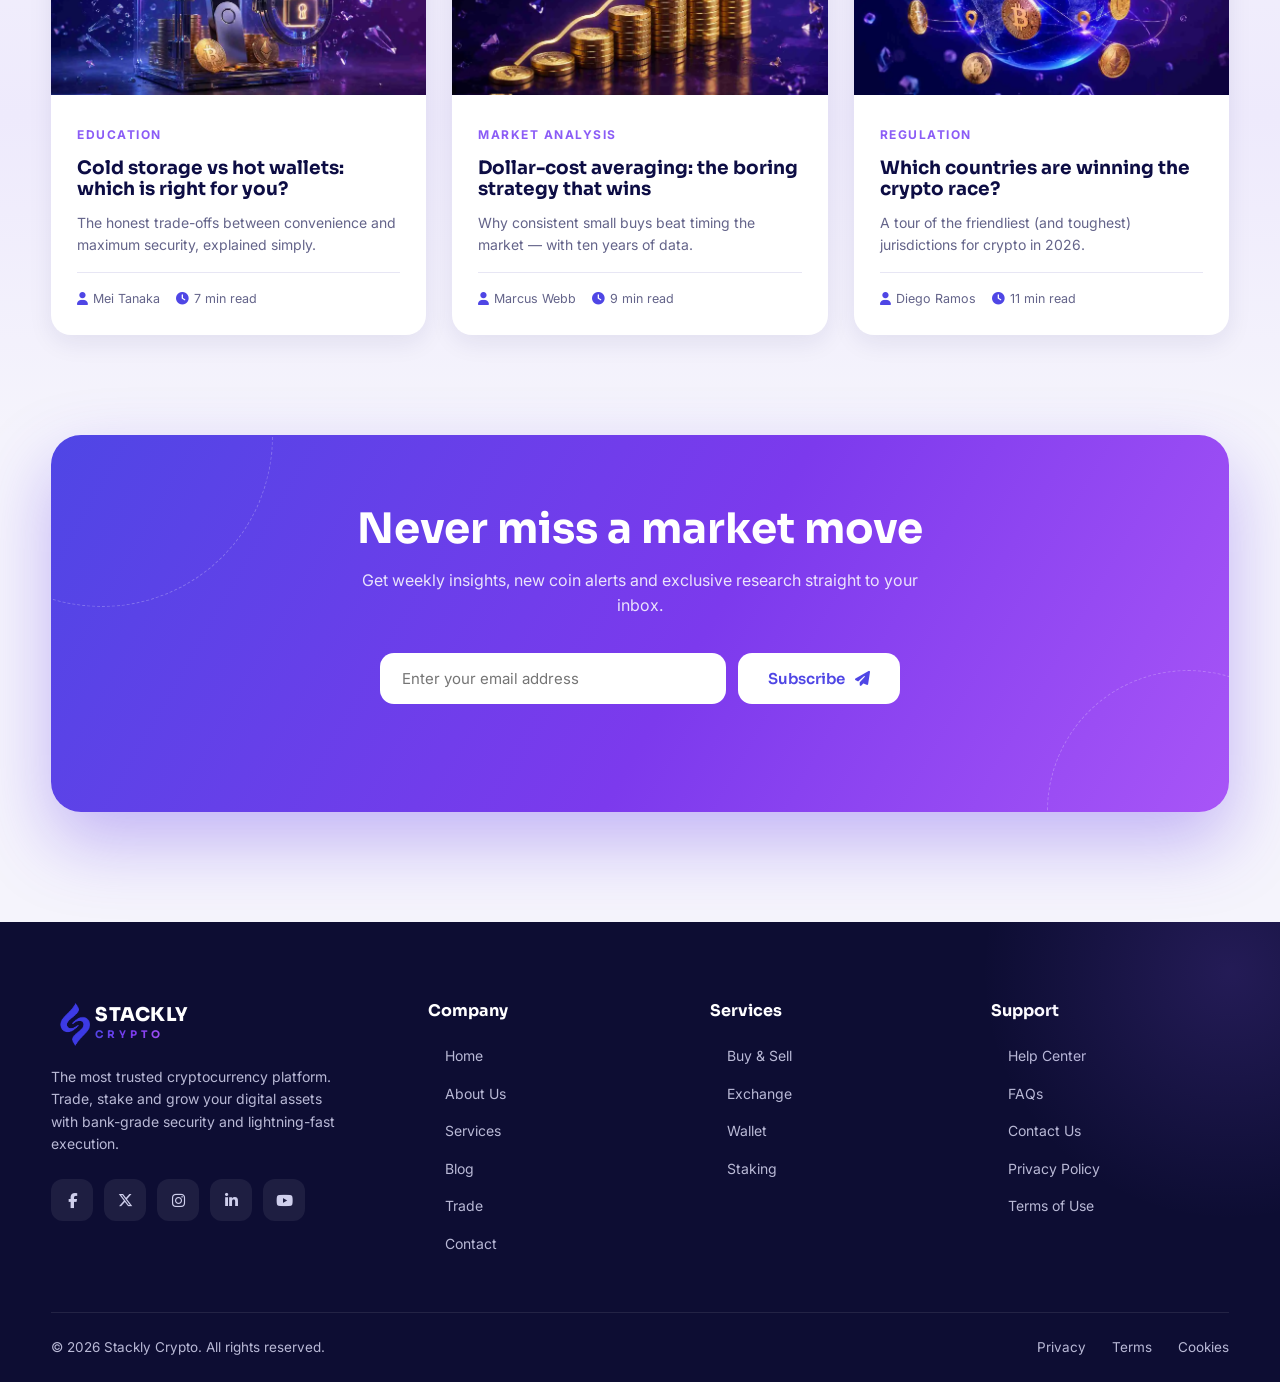
<file: blog.html>
<!DOCTYPE html>
<html lang="en">
<head>
<meta charset="UTF-8">
<meta name="viewport" content="width=device-width, initial-scale=1.0">
<title>Blog — Stackly Crypto</title>
<link rel="preconnect" href="https://fonts.googleapis.com">
<link href="https://fonts.googleapis.com/css2?family=Inter:wght@400;500;600;700&family=Sora:wght@500;600;700;800&display=swap" rel="stylesheet">
<link rel="stylesheet" href="https://cdnjs.cloudflare.com/ajax/libs/font-awesome/6.5.2/css/all.min.css">
<link rel="stylesheet" href="css/style.css">
</head>
<body>
<header id="site-header" data-active="blog"></header>

<section class="page-hero">
  <div class="container">
    <h1 data-reveal><img src="images/logo.webp" alt="Stackly logo" style="width:44px;height:44px;display:inline-block;vertical-align:middle;margin-right:8px;border-radius:12px"><span style="background:var(--grad);-webkit-background-clip:text;background-clip:text;color:transparent">Blog</span></h1>
    <p data-reveal data-delay="100">Market analysis, product news and crypto education — written by traders, for traders.</p>
    <div class="breadcrumb" data-reveal data-delay="200"><a href="index.html">Home</a><i class="fa-solid fa-chevron-right"></i><span>Blog</span></div>
  </div>
</section>

<!-- Featured post -->
<section style="padding:70px 0 30px">
  <div class="container about-grid">
    <div class="about-visual" data-reveal="left">
      <img src="images/blog-featured_11zon.webp" alt="Bitcoin bull market rocket">
      <div class="float-chip chip-1"><i class="si-gold" style="border-radius:11px;display:grid;place-items:center"><span class="fa-solid fa-fire"></span></i> Trending #1 this week</div>
    </div>
    <div data-reveal="right">
      <span class="sec-tag">Featured Article</span>
      <h2 class="sec-title" style="font-size:clamp(26px,3.2vw,38px)">The 2026 bull run: five signals our analysts got right</h2>
      <p class="sec-sub">Back in January, our research desk published five predictions for this cycle. Four have already played out. Here's what the data said then — and what it's telling us about the second half of 2026 now.</p>
      <div class="blog-meta" style="border:none;padding:0;margin-bottom:26px">
        <span><i class="fa-solid fa-user"></i>Sarah Chen</span>
        <span><i class="fa-solid fa-calendar"></i>Jul 29, 2026</span>
        <span><i class="fa-solid fa-clock"></i>12 min read</span>
      </div>
      <a href="404.html" class="btn btn-primary">Read Full Article <i class="fa-solid fa-arrow-right"></i></a>
    </div>
  </div>
</section>

<!-- Categories -->
<section style="padding:30px 0 60px">
  <div class="container" data-reveal>
    <div class="cat-chips">
      <a href="404.html" class="cat-chip active"><i class="fa-solid fa-border-all"></i> All Topics</a>
      <a href="404.html" class="cat-chip"><i class="fa-solid fa-chart-line"></i> Market Analysis</a>
      <a href="404.html" class="cat-chip"><i class="fa-solid fa-graduation-cap"></i> Education</a>
      <a href="404.html" class="cat-chip"><i class="fa-solid fa-shield-halved"></i> Security</a>
      <a href="404.html" class="cat-chip"><i class="fa-solid fa-scale-balanced"></i> Regulation</a>
      <a href="404.html" class="cat-chip"><i class="fa-solid fa-rocket"></i> Product News</a>
      <a href="404.html" class="cat-chip"><i class="fa-solid fa-coins"></i> Altcoins</a>
    </div>
  </div>
</section>

<section class="blog-sec" style="padding-top:0">
  <div class="container">
    <div class="blog-grid" style="margin-top:0">
      <div class="blog-card" data-reveal onclick="location.href='404.html'">
        <div class="blog-thumb"><img class="blog-img" src="images/blog-btc_11zon.webp" alt="Bitcoin market analysis" loading="lazy"><span class="blog-date">Jul 28, 2026</span></div>
        <div class="blog-body"><span class="blog-cat">Market Analysis</span>
          <h3>Bitcoin breaks resistance: what comes next?</h3>
          <p>BTC momentum is building as institutional inflows hit a yearly high. Here are the levels our analysts are watching.</p>
          <div class="blog-meta"><span><i class="fa-solid fa-user"></i>Sarah Chen</span><span><i class="fa-solid fa-clock"></i>6 min read</span></div>
        </div>
      </div>
      <div class="blog-card" data-reveal data-delay="100" onclick="location.href='404.html'">
        <div class="blog-thumb"><img class="blog-img" src="images/svc-exchange_11zon.webp" alt="Staking guide" loading="lazy"><span class="blog-date">Jul 24, 2026</span></div>
        <div class="blog-body"><span class="blog-cat">Education</span>
          <h3>Staking 101: earn while you hold</h3>
          <p>New to staking? This beginner-friendly guide explains rewards, risks and how to start in under five minutes.</p>
          <div class="blog-meta"><span><i class="fa-solid fa-user"></i>Marcus Webb</span><span><i class="fa-solid fa-clock"></i>8 min read</span></div>
        </div>
      </div>
      <div class="blog-card" data-reveal data-delay="200" onclick="location.href='404.html'">
        <div class="blog-thumb"><img class="blog-img" src="images/svc-security_11zon.webp" alt="Crypto security habits" loading="lazy"><span class="blog-date">Jul 19, 2026</span></div>
        <div class="blog-body"><span class="blog-cat">Security</span>
          <h3>5 habits that keep your crypto safe</h3>
          <p>From hardware keys to phishing red flags — practical security habits every holder should adopt today.</p>
          <div class="blog-meta"><span><i class="fa-solid fa-user"></i>Priya Nair</span><span><i class="fa-solid fa-clock"></i>5 min read</span></div>
        </div>
      </div>
      <div class="blog-card" data-reveal onclick="location.href='404.html'">
        <div class="blog-thumb"><img class="blog-img" src="images/blog-eth_11zon.webp" alt="Ethereum upgrade" loading="lazy"><span class="blog-date">Jul 15, 2026</span></div>
        <div class="blog-body"><span class="blog-cat">Market Analysis</span>
          <h3>Ethereum's next upgrade explained</h3>
          <p>Lower fees, faster finality, better staking economics — a plain-English breakdown of what's shipping this quarter.</p>
          <div class="blog-meta"><span><i class="fa-solid fa-user"></i>Sarah Chen</span><span><i class="fa-solid fa-clock"></i>7 min read</span></div>
        </div>
      </div>
      <div class="blog-card" data-reveal data-delay="100" onclick="location.href='404.html'">
        <div class="blog-thumb"><img class="blog-img" src="images/blog-taxes_11zon.webp" alt="Crypto taxes" loading="lazy"><span class="blog-date">Jul 10, 2026</span></div>
        <div class="blog-body"><span class="blog-cat">Regulation</span>
          <h3>Crypto taxes in 2026: the essentials</h3>
          <p>New reporting rules are live in 30+ countries. Here's what buyers and sellers need to know before filing.</p>
          <div class="blog-meta"><span><i class="fa-solid fa-user"></i>Diego Ramos</span><span><i class="fa-solid fa-clock"></i>9 min read</span></div>
        </div>
      </div>
      <div class="blog-card" data-reveal data-delay="200" onclick="location.href='404.html'">
        <div class="blog-thumb"><img class="blog-img" src="images/svc-bots_11zon.webp" alt="Stackly trading bots" loading="lazy"><span class="blog-date">Jul 05, 2026</span></div>
        <div class="blog-body"><span class="blog-cat">Product</span>
          <h3>Introducing Stackly Trading Bots</h3>
          <p>Automate your strategy with our new no-code bot builder — grid, DCA and momentum strategies in minutes.</p>
          <div class="blog-meta"><span><i class="fa-solid fa-user"></i>Priya Nair</span><span><i class="fa-solid fa-clock"></i>4 min read</span></div>
        </div>
      </div>
    </div>
  </div>
</section>

<!-- Trending -->
<section style="padding:0 0 90px">
  <div class="container">
    <div class="sec-head-center" data-reveal>
      <span class="sec-tag">Hot Right Now</span>
      <h2 class="sec-title">Trending <span class="grad-text">this week</span></h2>
    </div>
    <div class="trend-list" data-reveal>
      <a href="404.html" class="trend-item"><span class="trend-num">01</span>
        <div><h3>Why institutions are quietly accumulating SOL</h3><small>Market Analysis — 6 min read</small></div>
        <i class="fa-solid fa-arrow-right"></i></a>
      <a href="404.html" class="trend-item"><span class="trend-num">02</span>
        <div><h3>The complete guide to crypto hardware wallets in 2026</h3><small>Security — 10 min read</small></div>
        <i class="fa-solid fa-arrow-right"></i></a>
      <a href="404.html" class="trend-item"><span class="trend-num">03</span>
        <div><h3>Restaking explained: the next wave of DeFi yield</h3><small>Education — 8 min read</small></div>
        <i class="fa-solid fa-arrow-right"></i></a>
      <a href="404.html" class="trend-item"><span class="trend-num">04</span>
        <div><h3>Stackly Card hits 500K users — what's next</h3><small>Product News — 4 min read</small></div>
        <i class="fa-solid fa-arrow-right"></i></a>
    </div>
  </div>
</section>

<!-- Editors' picks -->
<section class="blog-sec" style="padding:0 0 100px">
  <div class="container">
    <div class="sec-head-center" data-reveal>
      <span class="sec-tag">Editors' Picks</span>
      <h2 class="sec-title">Handpicked <span class="grad-text">for you</span></h2>
    </div>
    <div class="blog-grid" style="margin-top:50px">
      <div class="blog-card" data-reveal onclick="location.href='404.html'">
        <div class="blog-thumb"><img class="blog-img" src="images/blog-cold_11zon.webp" alt="Cold storage vs hot wallets" loading="lazy"><span class="blog-date">Jul 02, 2026</span></div>
        <div class="blog-body"><span class="blog-cat">Education</span>
          <h3>Cold storage vs hot wallets: which is right for you?</h3>
          <p>The honest trade-offs between convenience and maximum security, explained simply.</p>
          <div class="blog-meta"><span><i class="fa-solid fa-user"></i>Mei Tanaka</span><span><i class="fa-solid fa-clock"></i>7 min read</span></div>
        </div>
      </div>
      <div class="blog-card" data-reveal data-delay="120" onclick="location.href='404.html'">
        <div class="blog-thumb"><img class="blog-img" src="images/blog-dca_11zon.webp" alt="Dollar-cost averaging" loading="lazy"><span class="blog-date">Jun 26, 2026</span></div>
        <div class="blog-body"><span class="blog-cat">Market Analysis</span>
          <h3>Dollar-cost averaging: the boring strategy that wins</h3>
          <p>Why consistent small buys beat timing the market — with ten years of data.</p>
          <div class="blog-meta"><span><i class="fa-solid fa-user"></i>Marcus Webb</span><span><i class="fa-solid fa-clock"></i>9 min read</span></div>
        </div>
      </div>
      <div class="blog-card" data-reveal data-delay="240" onclick="location.href='404.html'">
        <div class="blog-thumb"><img class="blog-img" src="images/blog-countries_11zon.webp" alt="Global crypto adoption" loading="lazy"><span class="blog-date">Jun 18, 2026</span></div>
        <div class="blog-body"><span class="blog-cat">Regulation</span>
          <h3>Which countries are winning the crypto race?</h3>
          <p>A tour of the friendliest (and toughest) jurisdictions for crypto in 2026.</p>
          <div class="blog-meta"><span><i class="fa-solid fa-user"></i>Diego Ramos</span><span><i class="fa-solid fa-clock"></i>11 min read</span></div>
        </div>
      </div>
    </div>
  </div>
</section>

<section class="cta-band">
  <div class="container">
    <div class="cta-box" data-reveal="zoom">
      <h2>Never miss a market move</h2>
      <p>Get weekly insights, new coin alerts and exclusive research straight to your inbox.</p>
      <form class="newsletter" id="newsletterForm" novalidate>
        <input type="email" placeholder="Enter your email address" aria-label="Email">
        <button type="submit" class="btn btn-white">Subscribe <i class="fa-solid fa-paper-plane"></i></button>
      </form>
      <div class="nl-msg" id="nlMsg"></div>
    </div>
  </div>
</section>

<footer id="site-footer"></footer>
<script src="js/main.js"></script>
</body>
</html>
</file>
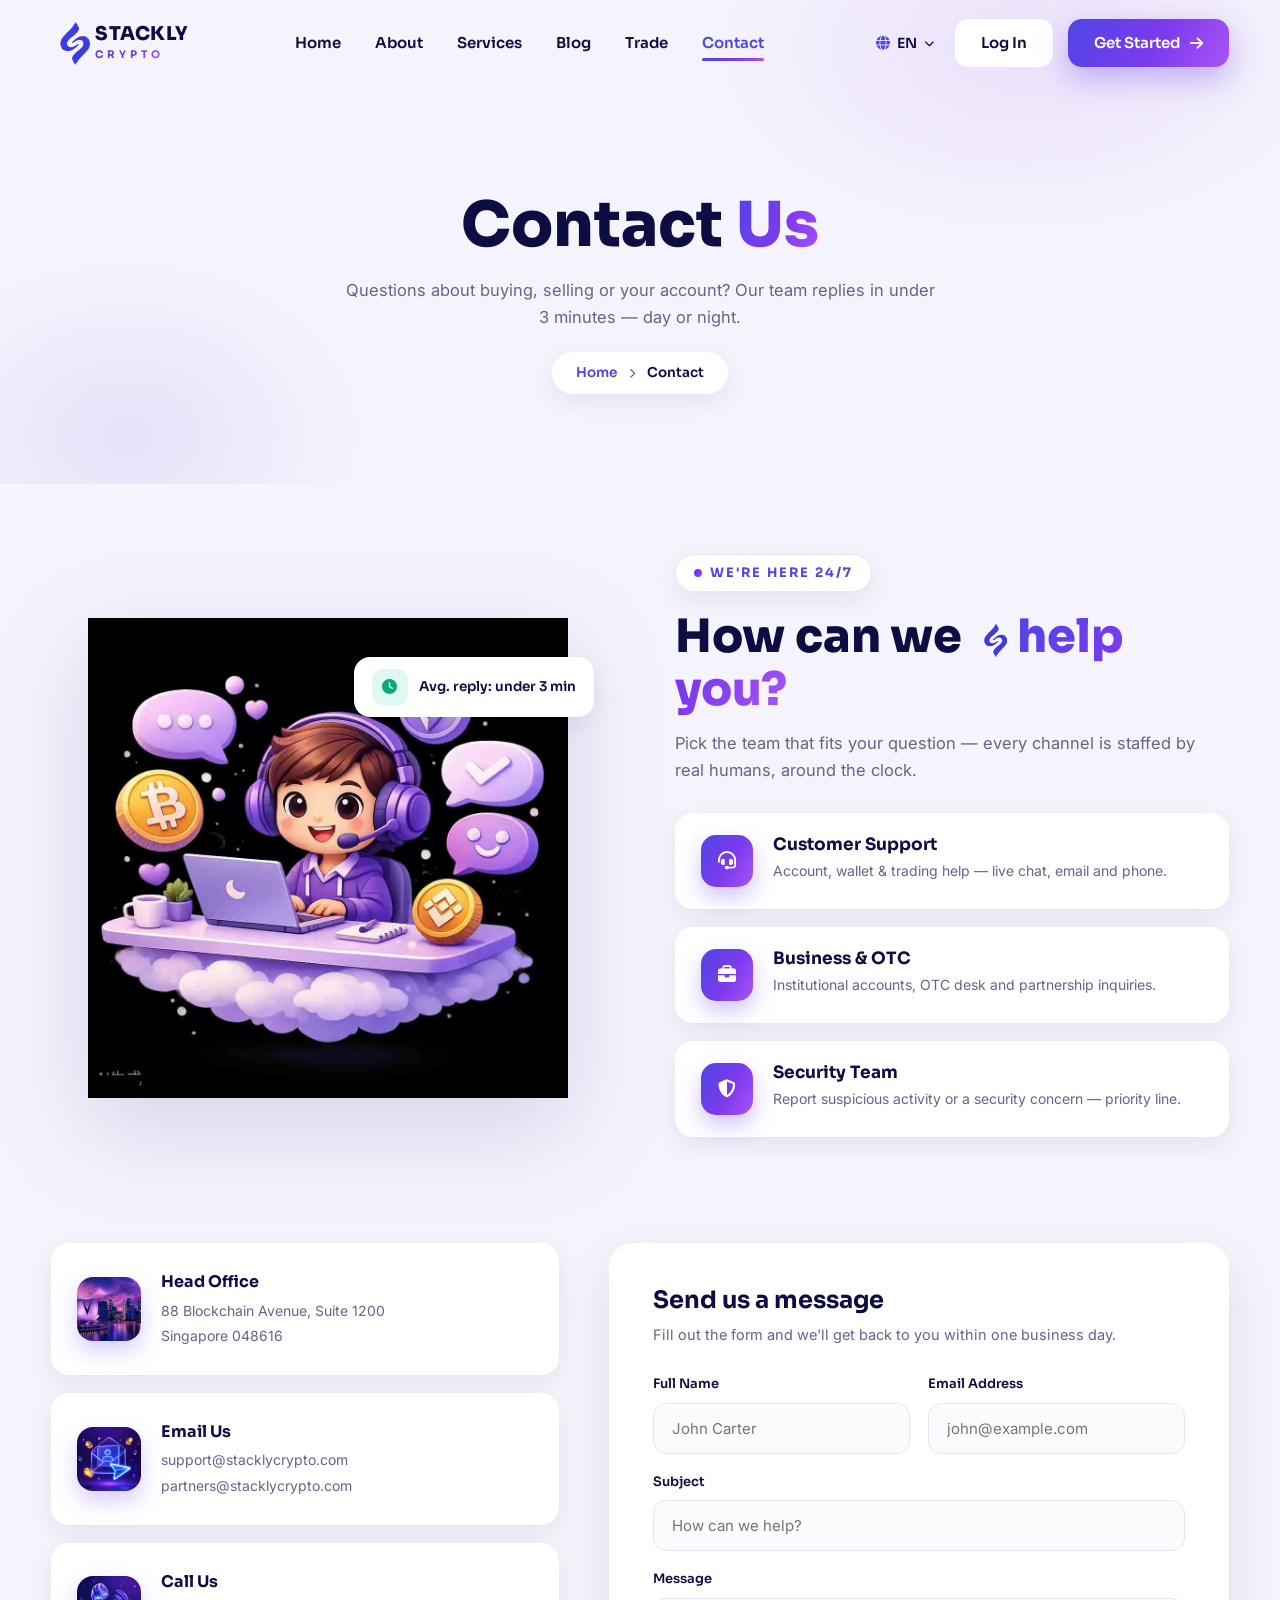
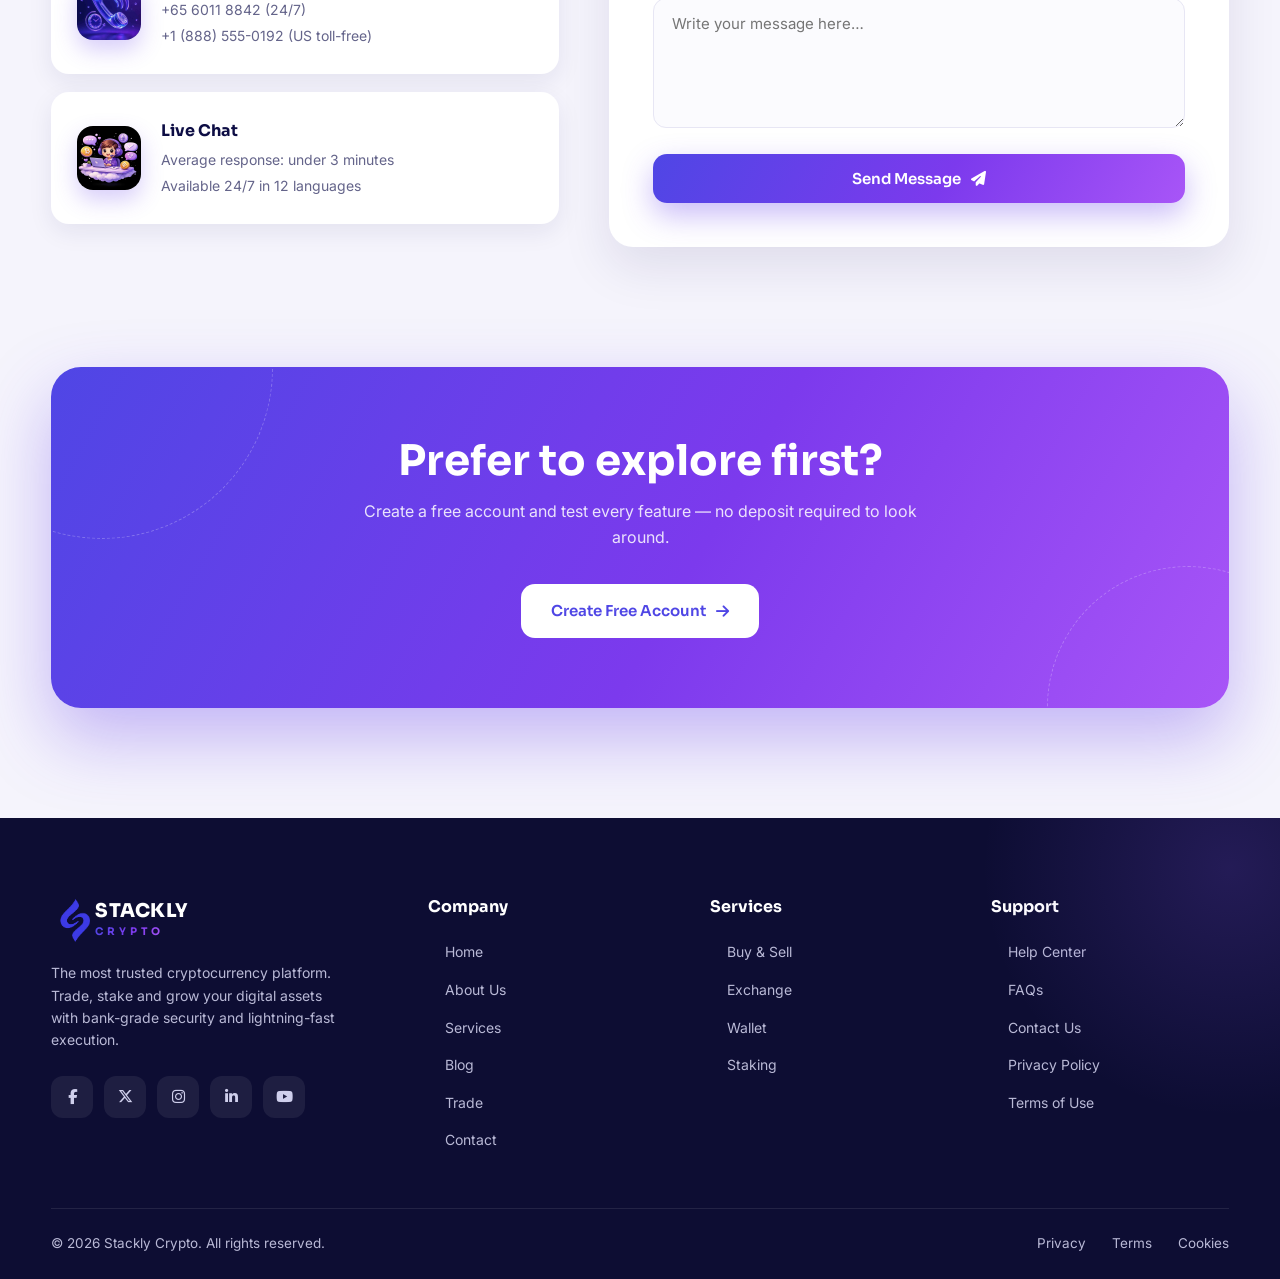
<file: contact.html>
<!DOCTYPE html>
<html lang="en">
<head>
<meta charset="UTF-8">
<meta name="viewport" content="width=device-width, initial-scale=1.0">
<title>Contact Us — Stackly Crypto</title>
<link rel="preconnect" href="https://fonts.googleapis.com">
<link href="https://fonts.googleapis.com/css2?family=Inter:wght@400;500;600;700&family=Sora:wght@500;600;700;800&display=swap" rel="stylesheet">
<link rel="stylesheet" href="https://cdnjs.cloudflare.com/ajax/libs/font-awesome/6.5.2/css/all.min.css">
<link rel="stylesheet" href="css/style.css">
</head>
<body>
<header id="site-header" data-active="contact"></header>

<section class="page-hero">
  <div class="container">
    <h1 data-reveal>Contact <span style="background:var(--grad);-webkit-background-clip:text;background-clip:text;color:transparent">Us</span></h1>
    <p data-reveal data-delay="100">Questions about buying, selling or your account? Our team replies in under 3 minutes — day or night.</p>
    <div class="breadcrumb" data-reveal data-delay="200"><a href="index.html">Home</a><i class="fa-solid fa-chevron-right"></i><span>Contact</span></div>
  </div>
</section>

<!-- Support options -->
<section style="padding:70px 0 40px">
  <div class="container about-grid">
    <div class="about-visual" data-reveal="left">
      <img src="images/support_11zon.webp" alt="Stackly 24/7 support agent">
      <div class="float-chip chip-1"><i class="si-mint" style="border-radius:11px;display:grid;place-items:center"><span class="fa-solid fa-clock"></span></i> Avg. reply: under 3 min</div>
    </div>
    <div data-reveal="right">
      <span class="sec-tag">We're Here 24/7</span>
      <h2 class="sec-title">How can we <img src="images/logo.webp" alt="Stackly logo" style="width:34px;height:34px;display:inline-block;vertical-align:middle;margin:0 6px;border-radius:10px"><span class="grad-text">help you?</span></h2>
      <p class="sec-sub">Pick the team that fits your question — every channel is staffed by real humans, around the clock.</p>
      <div class="steps-list">
        <div class="step-item" data-reveal onclick="location.href='404.html'" style="cursor:pointer"><span class="step-num"><i class="fa-solid fa-headset"></i></span>
          <div><h3>Customer Support</h3><p>Account, wallet &amp; trading help — live chat, email and phone.</p></div></div>
        <div class="step-item" data-reveal data-delay="120" onclick="location.href='404.html'" style="cursor:pointer"><span class="step-num"><i class="fa-solid fa-briefcase"></i></span>
          <div><h3>Business &amp; OTC</h3><p>Institutional accounts, OTC desk and partnership inquiries.</p></div></div>
        <div class="step-item" data-reveal data-delay="240" onclick="location.href='404.html'" style="cursor:pointer"><span class="step-num"><i class="fa-solid fa-shield-halved"></i></span>
          <div><h3>Security Team</h3><p>Report suspicious activity or a security concern — priority line.</p></div></div>
      </div>
    </div>
  </div>
</section>

<section class="contact-sec" style="padding-top:40px">
  <div class="container contact-grid">
    <div class="contact-info-cards">
      <div class="ci-card" data-reveal="left" onclick="location.href='404.html'">
        <img class="ci-img" src="images/office-sg_11zon.webp" alt="Head office">
        <div><b>Head Office</b><span>88 Blockchain Avenue, Suite 1200<br>Singapore 048616</span></div>
      </div>
      <div class="ci-card" data-reveal="left" data-delay="100" onclick="location.href='404.html'">
        <img class="ci-img" src="images/ci-email_11zon.webp" alt="Email us">
        <div><b>Email Us</b><span>support@stacklycrypto.com<br>partners@stacklycrypto.com</span></div>
      </div>
      <div class="ci-card" data-reveal="left" data-delay="200" onclick="location.href='404.html'">
        <img class="ci-img" src="images/ci-call_11zon.webp" alt="Call us">
        <div><b>Call Us</b><span>+65 6011 8842 (24/7)<br>+1 (888) 555-0192 (US toll-free)</span></div>
      </div>
      <div class="ci-card" data-reveal="left" data-delay="300" onclick="location.href='404.html'">
        <img class="ci-img" src="images/support_11zon.webp" alt="Live chat">
        <div><b>Live Chat</b><span>Average response: under 3 minutes<br>Available 24/7 in 12 languages</span></div>
      </div>
    </div>

    <div class="contact-form-card" data-reveal="right">
      <h3>Send us a message</h3>
      <p>Fill out the form and we'll get back to you within one business day.</p>
      <form id="contactForm" novalidate>
        <div class="form-row">
          <div class="form-group">
            <label for="cName">Full Name</label>
            <input type="text" id="cName" placeholder="John Carter">
            <span class="err-msg"></span>
          </div>
          <div class="form-group">
            <label for="cEmail">Email Address</label>
            <input type="email" id="cEmail" placeholder="john@example.com">
            <span class="err-msg"></span>
          </div>
        </div>
        <div class="form-group">
          <label for="cSubject">Subject</label>
          <input type="text" id="cSubject" placeholder="How can we help?">
          <span class="err-msg"></span>
        </div>
        <div class="form-group">
          <label for="cMsg">Message</label>
          <textarea id="cMsg" placeholder="Write your message here…"></textarea>
          <span class="err-msg"></span>
        </div>
        <button type="submit" class="btn btn-primary" style="width:100%;justify-content:center">Send Message <i class="fa-solid fa-paper-plane"></i></button>
      </form>
    </div>
  </div>
</section>

<!-- CTA -->
<section class="cta-band" style="padding-top:0">
  <div class="container">
    <div class="cta-box" data-reveal="zoom">
      <h2>Prefer to explore first?</h2>
      <p>Create a free account and test every feature — no deposit required to look around.</p>
      <a href="register.html" class="btn btn-white">Create Free Account <i class="fa-solid fa-arrow-right"></i></a>
    </div>
  </div>
</section>

<footer id="site-footer"></footer>
<script src="js/main.js"></script>
</body>
</html>
</file>
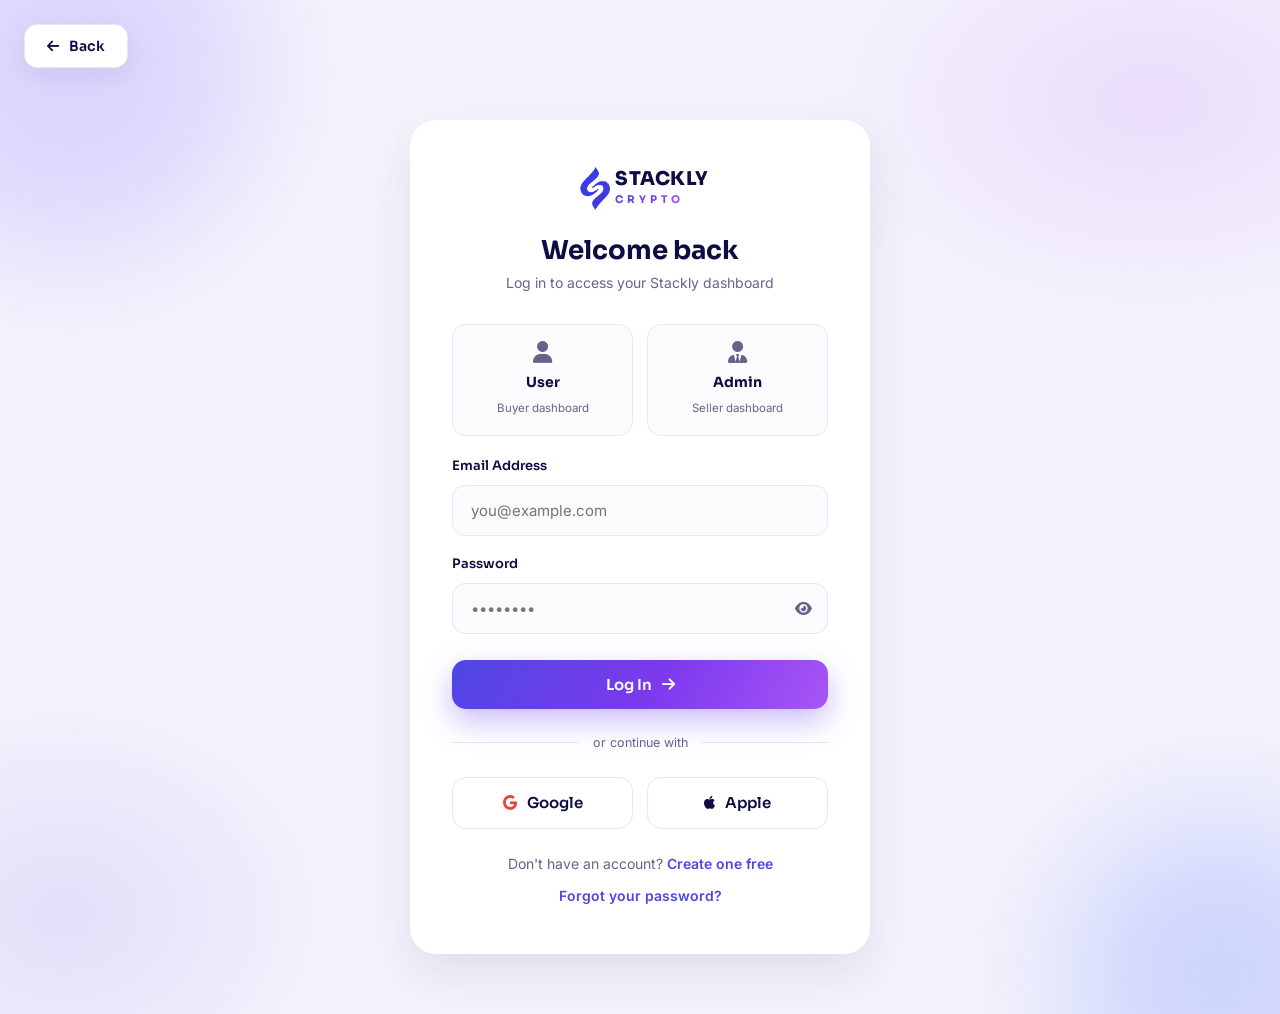
<file: dashboard.html>
<!DOCTYPE html>
<html lang="en">
<head>
<meta charset="UTF-8">
<meta name="viewport" content="width=device-width, initial-scale=1.0">
<title>User Dashboard — Stackly Crypto</title>
<link rel="preconnect" href="https://fonts.googleapis.com">
<link href="https://fonts.googleapis.com/css2?family=Inter:wght@400;500;600;700&family=Sora:wght@500;600;700;800&display=swap" rel="stylesheet">
<link rel="stylesheet" href="https://cdnjs.cloudflare.com/ajax/libs/font-awesome/6.5.2/css/all.min.css">
<link rel="stylesheet" href="css/style.css">
</head>
<body class="dash-body" data-role="user">
<div class="sidebar-overlay"></div>
<div class="dash-layout">

  <!-- Sidebar — every item opens its own data view -->
  <aside class="sidebar">
    <a href="index.html" class="logo">
      <img class="logo-mark" src="images/logo.webp" alt="Stackly Crypto logo">
      <span class="logo-text"><b>STACKLY</b><span style="font-size:10px;letter-spacing:3px;color:#8b5cf6;font-weight:700">USER PANEL</span></span>
    </a>
    <div class="side-label">Main Menu</div>
    <a class="side-link active" data-view="overview" data-title="Welcome back" data-sub="Here's your portfolio overview for today."><i class="fa-solid fa-house"></i> Dashboard</a>
    <a class="side-link" data-view="wallet" data-title="My Wallet" data-sub="Your wallets, balances and addresses."><i class="fa-solid fa-wallet"></i> My Wallet</a>
    <a class="side-link" data-view="trade" data-title="Buy / Sell" data-sub="Convert crypto instantly at the best rates."><i class="fa-solid fa-arrow-right-arrow-left"></i> Buy / Sell</a>
    <a class="side-link" data-view="staking" data-title="Staking" data-sub="Earn passive income on your assets."><i class="fa-solid fa-layer-group"></i> Staking</a>
    <a class="side-link" data-view="transactions" data-title="Transactions" data-sub="Your complete activity history."><i class="fa-solid fa-clock-rotate-left"></i> Transactions</a>
    <div class="side-label">Account</div>
    <a class="side-link" data-view="profile" data-title="Profile" data-sub="Manage your personal information."><i class="fa-solid fa-user-gear"></i> Profile</a>
    <a class="side-link" data-view="security" data-title="Security" data-sub="Keep your account protected."><i class="fa-solid fa-shield-halved"></i> Security</a>
    <a class="side-link" data-view="support" data-title="Support" data-sub="Get help from our 24/7 team."><i class="fa-solid fa-headset"></i> Support</a>
    <div class="side-logout"><a href="#" class="side-link" data-logout><i class="fa-solid fa-right-from-bracket"></i> Log Out</a></div>
  </aside>

  <!-- Main -->
  <main class="dash-main">
    <div class="dash-topbar">
      <div style="display:flex;align-items:center;gap:14px">
        <button class="icon-btn menu-toggle-dash"><i class="fa-solid fa-bars"></i></button>
        <div><h1 id="dashTitle">Welcome back</h1><p id="dashSub">Here's your portfolio overview for today.</p></div>
      </div>
      <div class="topbar-right">
        <div class="topbar-search"><i class="fa-solid fa-magnifying-glass" style="color:var(--muted)"></i><input placeholder="Search assets…"></div>
        <a href="404.html" class="icon-btn"><i class="fa-solid fa-bell"></i><span class="dot"></span></a>
        <div class="topbar-profile">
          <div class="profile-avatar" id="dashUserAvatar"><img src="images/logo.webp" alt="Stackly logo"></div>
          <span class="profile-email" id="dashUserEmail">user@example.com</span>
        </div>
      </div>
    </div>

    <!-- ============ VIEW: OVERVIEW ============ -->
    <div class="dash-view active" id="view-overview">
      <div class="dash-cards">
        <div class="dash-card"><span class="dc-icon si-blue"><i class="fa-solid fa-vault"></i></span>
          <small>Portfolio Balance</small><b>$84,392.50</b><span class="dc-trend up"><i class="fa-solid fa-arrow-trend-up"></i> +12.4% this month</span></div>
        <div class="dash-card"><span class="dc-icon si-mint"><i class="fa-solid fa-arrow-trend-up"></i></span>
          <small>Today's P&amp;L</small><b>+$1,284.20</b><span class="dc-trend up"><i class="fa-solid fa-arrow-trend-up"></i> +1.54% today</span></div>
        <div class="dash-card"><span class="dc-icon si-violet"><i class="fa-solid fa-layer-group"></i></span>
          <small>Staking Rewards</small><b>$342.18</b><span class="dc-trend up"><i class="fa-solid fa-arrow-trend-up"></i> 8.2% avg APY</span></div>
        <div class="dash-card"><span class="dc-icon si-gold"><i class="fa-solid fa-coins"></i></span>
          <small>Assets Held</small><b>7 Coins</b><span class="dc-trend down"><i class="fa-solid fa-arrow-trend-down"></i> 2 near stop-loss</span></div>
      </div>

      <div class="dash-panels">
        <div class="panel">
          <div class="panel-head"><h3>Portfolio Performance</h3>
            <div class="chart-tabs"><button class="active" data-range="1W">1W</button><button data-range="1M">1M</button><button data-range="1Y">1Y</button></div>
          </div>
          <div class="chart-wrap"><canvas id="lineChart"></canvas></div>
        </div>
        <div class="panel">
          <div class="panel-head"><h3>Asset Allocation</h3></div>
          <div class="donut-wrap"><canvas id="donutChart"></canvas>
            <div class="donut-center"><b>$84.4K</b><small>Total Value</small></div></div>
          <div class="donut-legend">
            <div class="dl-item"><span class="swatch" style="background:#4f46e5"></span> Bitcoin <b>42%</b></div>
            <div class="dl-item"><span class="swatch" style="background:#8b5cf6"></span> Ethereum <b>26%</b></div>
            <div class="dl-item"><span class="swatch" style="background:#12d6a0"></span> Solana <b>18%</b></div>
            <div class="dl-item"><span class="swatch" style="background:#f7b955"></span> Others <b>14%</b></div>
          </div>
        </div>
      </div>

      <div class="panel">
        <div class="panel-head"><h3>My Holdings</h3></div>
        <div style="overflow-x:auto">
        <table class="dash-table">
          <thead><tr><th>Asset</th><th>Price</th><th>24h</th><th>Holdings</th><th>Value</th><th></th></tr></thead>
          <tbody>
            <tr><td><div class="t-coin"><span class="coin-logo coin-btc"><i class="fa-brands fa-bitcoin"></i></span><div><b>Bitcoin</b><small>BTC</small></div></div></td>
              <td>$63,245.20</td><td><span class="badge badge-green">+2.41%</span></td><td>0.5620 BTC</td><td><b>$35,541.80</b></td>
              <td><button class="tbl-btn" data-toast="Opening BTC trade…">Trade</button></td></tr>
            <tr><td><div class="t-coin"><span class="coin-logo coin-eth"><i class="fa-brands fa-ethereum"></i></span><div><b>Ethereum</b><small>ETH</small></div></div></td>
              <td>$3,245.80</td><td><span class="badge badge-green">+1.86%</span></td><td>6.7500 ETH</td><td><b>$21,909.15</b></td>
              <td><button class="tbl-btn" data-toast="Opening ETH trade…">Trade</button></td></tr>
            <tr><td><div class="t-coin"><span class="coin-logo coin-sol"><i class="fa-solid fa-bolt"></i></span><div><b>Solana</b><small>SOL</small></div></div></td>
              <td>$142.35</td><td><span class="badge badge-green">+4.32%</span></td><td>106.40 SOL</td><td><b>$15,146.04</b></td>
              <td><button class="tbl-btn" data-toast="Opening SOL trade…">Trade</button></td></tr>
            <tr><td><div class="t-coin"><span class="coin-logo coin-bnb"><i class="fa-solid fa-coins"></i></span><div><b>BNB</b><small>BNB</small></div></div></td>
              <td>$598.21</td><td><span class="badge badge-green">+1.67%</span></td><td>12.00 BNB</td><td><b>$7,178.52</b></td>
              <td><button class="tbl-btn" data-toast="Opening BNB trade…">Trade</button></td></tr>
            <tr><td><div class="t-coin"><span class="coin-logo coin-ada"><i class="fa-solid fa-cube"></i></span><div><b>Cardano</b><small>ADA</small></div></div></td>
              <td>$0.45</td><td><span class="badge badge-red">-0.84%</span></td><td>10,250 ADA</td><td><b>$4,612.50</b></td>
              <td><button class="tbl-btn" data-toast="Opening ADA trade…">Trade</button></td></tr>
          </tbody>
        </table>
        </div>
      </div>
    </div>

    <!-- ============ VIEW: WALLET ============ -->
    <div class="dash-view" id="view-wallet">
      <div class="dash-cards cols-3">
        <div class="dash-card"><span class="dc-icon coin-btc" style="color:#fff"><i class="fa-brands fa-bitcoin"></i></span>
          <small>Bitcoin Wallet</small><b>0.5620 BTC</b><span class="dc-trend up">≈ $35,541.80</span>
          <div style="margin-top:14px;display:flex;gap:10px"><button class="tbl-btn" data-toast="BTC deposit address copied!">Deposit</button><button class="tbl-btn" data-toast="BTC withdrawal started…">Withdraw</button></div></div>
        <div class="dash-card"><span class="dc-icon coin-eth" style="color:#fff"><i class="fa-brands fa-ethereum"></i></span>
          <small>Ethereum Wallet</small><b>6.7500 ETH</b><span class="dc-trend up">≈ $21,909.15</span>
          <div style="margin-top:14px;display:flex;gap:10px"><button class="tbl-btn" data-toast="ETH deposit address copied!">Deposit</button><button class="tbl-btn" data-toast="ETH withdrawal started…">Withdraw</button></div></div>
        <div class="dash-card"><span class="dc-icon si-mint"><i class="fa-solid fa-dollar-sign"></i></span>
          <small>USDT Wallet</small><b>12,480 USDT</b><span class="dc-trend up">≈ $12,480.00</span>
          <div style="margin-top:14px;display:flex;gap:10px"><button class="tbl-btn" data-toast="USDT deposit address copied!">Deposit</button><button class="tbl-btn" data-toast="USDT withdrawal started…">Withdraw</button></div></div>
      </div>
      <div class="panel">
        <div class="panel-head"><h3>Wallet Addresses</h3></div>
        <div style="overflow-x:auto">
        <table class="dash-table">
          <thead><tr><th>Network</th><th>Address</th><th>Status</th><th></th></tr></thead>
          <tbody>
            <tr><td><div class="t-coin"><span class="coin-logo coin-btc"><i class="fa-brands fa-bitcoin"></i></span><b>Bitcoin (BTC)</b></div></td>
              <td style="font-family:monospace;font-size:12.5px">bc1qxy2kgdygjrsqtzq2n0yrf2493p83kkfjhx0wlh</td>
              <td><span class="badge badge-green">Active</span></td><td><button class="tbl-btn" data-toast="Address copied to clipboard!">Copy</button></td></tr>
            <tr><td><div class="t-coin"><span class="coin-logo coin-eth"><i class="fa-brands fa-ethereum"></i></span><b>Ethereum (ERC-20)</b></div></td>
              <td style="font-family:monospace;font-size:12.5px">0x71C7656EC7ab88b098defB751B7401B5f6d8976F</td>
              <td><span class="badge badge-green">Active</span></td><td><button class="tbl-btn" data-toast="Address copied to clipboard!">Copy</button></td></tr>
            <tr><td><div class="t-coin"><span class="coin-logo coin-sol"><i class="fa-solid fa-bolt"></i></span><b>Solana (SOL)</b></div></td>
              <td style="font-family:monospace;font-size:12.5px">7EcDhSYGxXyscszYEp35gHN5AXH8c8rTPWtMkEwrW6M2</td>
              <td><span class="badge badge-green">Active</span></td><td><button class="tbl-btn" data-toast="Address copied to clipboard!">Copy</button></td></tr>
          </tbody>
        </table>
        </div>
      </div>
    </div>

    <!-- ============ VIEW: BUY / SELL ============ -->
    <div class="dash-view" id="view-trade">
      <div class="dash-panels" style="grid-template-columns:1fr 1fr">
        <div class="panel">
          <div class="panel-head"><h3><i class="fa-solid fa-circle-arrow-down" style="color:var(--mint);margin-right:8px"></i>Buy Crypto</h3></div>
          <form class="dash-form" data-msg="Buy order placed successfully!">
            <div class="form-group"><label>You Pay (USD)</label><input type="number" value="1000" min="10"></div>
            <div class="form-group"><label>You Receive</label>
              <select><option>Bitcoin (BTC)</option><option>Ethereum (ETH)</option><option>Solana (SOL)</option><option>BNB</option></select></div>
            <div class="convert-preview"><span>Estimated</span><b>≈ 0.0158 BTC</b></div>
            <button class="btn btn-primary" style="width:100%;justify-content:center;margin-top:16px">Buy Now <i class="fa-solid fa-arrow-right"></i></button>
          </form>
        </div>
        <div class="panel">
          <div class="panel-head"><h3><i class="fa-solid fa-circle-arrow-up" style="color:var(--red);margin-right:8px"></i>Sell Crypto</h3></div>
          <form class="dash-form" data-msg="Sell order placed successfully!">
            <div class="form-group"><label>You Sell</label>
              <select><option>Bitcoin (BTC) — 0.5620</option><option>Ethereum (ETH) — 6.7500</option><option>Solana (SOL) — 106.40</option><option>BNB — 12.00</option></select></div>
            <div class="form-group"><label>Amount</label><input type="number" value="0.1" step="0.0001" min="0"></div>
            <div class="convert-preview"><span>Estimated</span><b>≈ $6,324.52</b></div>
            <button class="btn btn-primary" style="width:100%;justify-content:center;margin-top:16px">Sell Now <i class="fa-solid fa-arrow-right"></i></button>
          </form>
        </div>
      </div>
      <div class="panel">
        <div class="panel-head"><h3>Recent Conversions</h3></div>
        <div style="overflow-x:auto">
        <table class="dash-table">
          <thead><tr><th>Type</th><th>From</th><th>To</th><th>Rate</th><th>Date</th><th>Status</th></tr></thead>
          <tbody>
            <tr><td><span class="badge badge-green">BUY</span></td><td>$2,000.00</td><td>0.0316 BTC</td><td>$63,210/BTC</td><td>Jul 29, 2026</td><td><span class="badge badge-green">Completed</span></td></tr>
            <tr><td><span class="badge badge-red">SELL</span></td><td>0.5000 ETH</td><td>$1,622.90</td><td>$3,245/ETH</td><td>Jul 27, 2026</td><td><span class="badge badge-green">Completed</span></td></tr>
            <tr><td><span class="badge badge-green">BUY</span></td><td>$500.00</td><td>3.512 SOL</td><td>$142.35/SOL</td><td>Jul 25, 2026</td><td><span class="badge badge-green">Completed</span></td></tr>
            <tr><td><span class="badge badge-green">BUY</span></td><td>$1,200.00</td><td>2.005 BNB</td><td>$598.21/BNB</td><td>Jul 21, 2026</td><td><span class="badge badge-gold">Refunded</span></td></tr>
          </tbody>
        </table>
        </div>
      </div>
    </div>

    <!-- ============ VIEW: STAKING ============ -->
    <div class="dash-view" id="view-staking">
      <div class="dash-cards cols-3">
        <div class="dash-card"><span class="dc-icon coin-eth" style="color:#fff"><i class="fa-brands fa-ethereum"></i></span>
          <small>Ethereum 2.0</small><b>8.2% APY</b><span class="dc-trend up">Flexible — unstake anytime</span>
          <div style="margin-top:14px"><button class="tbl-btn" data-toast="ETH staking started!">Stake ETH</button></div></div>
        <div class="dash-card"><span class="dc-icon coin-sol" style="color:#fff"><i class="fa-solid fa-bolt"></i></span>
          <small>Solana</small><b>11.4% APY</b><span class="dc-trend up">30-day lock bonus</span>
          <div style="margin-top:14px"><button class="tbl-btn" data-toast="SOL staking started!">Stake SOL</button></div></div>
        <div class="dash-card"><span class="dc-icon coin-ada" style="color:#fff"><i class="fa-solid fa-cube"></i></span>
          <small>Cardano</small><b>5.1% APY</b><span class="dc-trend up">Flexible — daily payouts</span>
          <div style="margin-top:14px"><button class="tbl-btn" data-toast="ADA staking started!">Stake ADA</button></div></div>
      </div>
      <div class="panel">
        <div class="panel-head"><h3>Active Stakes</h3></div>
        <div style="overflow-x:auto">
        <table class="dash-table">
          <thead><tr><th>Asset</th><th>Staked</th><th>APY</th><th>Earned</th><th>Term</th><th></th></tr></thead>
          <tbody>
            <tr><td><div class="t-coin"><span class="coin-logo coin-eth"><i class="fa-brands fa-ethereum"></i></span><b>Ethereum</b></div></td>
              <td>2.5000 ETH</td><td>8.2%</td><td style="color:var(--mint);font-weight:600">+0.0421 ETH</td><td>Flexible</td>
              <td><button class="tbl-btn" data-toast="Unstake request submitted">Unstake</button></td></tr>
            <tr><td><div class="t-coin"><span class="coin-logo coin-sol"><i class="fa-solid fa-bolt"></i></span><b>Solana</b></div></td>
              <td>40.00 SOL</td><td>11.4%</td><td style="color:var(--mint);font-weight:600">+1.2260 SOL</td><td>30 days left</td>
              <td><button class="tbl-btn" data-toast="Available after lock period">Locked</button></td></tr>
            <tr><td><div class="t-coin"><span class="coin-logo coin-ada"><i class="fa-solid fa-cube"></i></span><b>Cardano</b></div></td>
              <td>5,000 ADA</td><td>5.1%</td><td style="color:var(--mint);font-weight:600">+62.4 ADA</td><td>Flexible</td>
              <td><button class="tbl-btn" data-toast="Unstake request submitted">Unstake</button></td></tr>
          </tbody>
        </table>
        </div>
      </div>
    </div>

    <!-- ============ VIEW: TRANSACTIONS ============ -->
    <div class="dash-view" id="view-transactions">
      <div class="panel">
        <div class="panel-head"><h3>All Transactions</h3>
          <div class="chart-tabs"><button class="active" data-toast="Filter: All">All</button><button data-toast="Filter: Buys">Buys</button><button data-toast="Filter: Sells">Sells</button><button data-toast="Filter: Transfers">Transfers</button></div>
        </div>
        <div style="overflow-x:auto">
        <table class="dash-table">
          <thead><tr><th>ID</th><th>Type</th><th>Asset</th><th>Amount</th><th>Value</th><th>Date</th><th>Status</th></tr></thead>
          <tbody>
            <tr><td><b>#TX-88214</b></td><td><span class="badge badge-green">BUY</span></td><td>BTC</td><td>0.0316</td><td>$2,000.00</td><td>Jul 29, 2026</td><td><span class="badge badge-green">Completed</span></td></tr>
            <tr><td><b>#TX-88198</b></td><td><span class="badge badge-blue">RECEIVE</span></td><td>USDT</td><td>2,480</td><td>$2,480.00</td><td>Jul 28, 2026</td><td><span class="badge badge-green">Completed</span></td></tr>
            <tr><td><b>#TX-88170</b></td><td><span class="badge badge-red">SELL</span></td><td>ETH</td><td>0.5000</td><td>$1,622.90</td><td>Jul 27, 2026</td><td><span class="badge badge-green">Completed</span></td></tr>
            <tr><td><b>#TX-88145</b></td><td><span class="badge badge-gold">STAKE</span></td><td>SOL</td><td>40.00</td><td>$5,694.00</td><td>Jul 26, 2026</td><td><span class="badge badge-blue">Active</span></td></tr>
            <tr><td><b>#TX-88120</b></td><td><span class="badge badge-green">BUY</span></td><td>SOL</td><td>3.512</td><td>$500.00</td><td>Jul 25, 2026</td><td><span class="badge badge-green">Completed</span></td></tr>
            <tr><td><b>#TX-88099</b></td><td><span class="badge badge-blue">SEND</span></td><td>BTC</td><td>0.0100</td><td>$632.45</td><td>Jul 23, 2026</td><td><span class="badge badge-green">Completed</span></td></tr>
            <tr><td><b>#TX-88064</b></td><td><span class="badge badge-green">BUY</span></td><td>BNB</td><td>2.005</td><td>$1,200.00</td><td>Jul 21, 2026</td><td><span class="badge badge-gold">Refunded</span></td></tr>
            <tr><td><b>#TX-88031</b></td><td><span class="badge badge-gold">REWARD</span></td><td>ETH</td><td>0.0421</td><td>$136.70</td><td>Jul 20, 2026</td><td><span class="badge badge-green">Completed</span></td></tr>
          </tbody>
        </table>
        </div>
      </div>
    </div>

    <!-- ============ VIEW: PROFILE ============ -->
    <div class="dash-view" id="view-profile">
      <div class="dash-panels" style="grid-template-columns:1fr 1.6fr">
        <div class="panel" style="text-align:center">
          <span class="avatar" style="width:90px;height:90px;font-size:34px;border-radius:24px;margin:10px auto 18px;display:grid">D</span>
          <h3 id="profileName">demo</h3>
          <p style="color:var(--muted);font-size:13.5px;margin-bottom:18px">Trader plan — Member since 2024</p>
          <span class="badge badge-green" style="margin-bottom:18px"><i class="fa-solid fa-circle-check"></i> KYC Verified</span>
          <div style="display:grid;gap:10px;margin-top:18px;text-align:left">
            <div style="display:flex;justify-content:space-between;font-size:13.5px"><span style="color:var(--muted)">Account Level</span><b>Pro</b></div>
            <div style="display:flex;justify-content:space-between;font-size:13.5px"><span style="color:var(--muted)">Trading Fee</span><b>0.10%</b></div>
            <div style="display:flex;justify-content:space-between;font-size:13.5px"><span style="color:var(--muted)">Referrals</span><b>14 friends</b></div>
          </div>
        </div>
        <div class="panel">
          <div class="panel-head"><h3>Edit Profile</h3></div>
          <form class="dash-form" data-msg="Profile updated successfully!">
            <div class="form-row">
              <div class="form-group"><label>Full Name</label><input type="text" value="Demo Trader"></div>
              <div class="form-group"><label>Username</label><input type="text" value="demo"></div>
            </div>
            <div class="form-row">
              <div class="form-group"><label>Email</label><input type="email" value="demo@stackly.com"></div>
              <div class="form-group"><label>Phone</label><input type="tel" value="+65 9123 4567"></div>
            </div>
            <div class="form-row">
              <div class="form-group"><label>Country</label><select><option>Singapore</option><option>United Kingdom</option><option>United States</option><option>India</option></select></div>
              <div class="form-group"><label>Timezone</label><select><option>GMT+8 (Singapore)</option><option>GMT+0 (London)</option><option>GMT-5 (New York)</option></select></div>
            </div>
            <button class="btn btn-primary">Save Changes <i class="fa-solid fa-check"></i></button>
          </form>
        </div>
      </div>
    </div>

    <!-- ============ VIEW: SECURITY ============ -->
    <div class="dash-view" id="view-security">
      <div class="dash-cards cols-3">
        <div class="dash-card"><span class="dc-icon si-mint"><i class="fa-solid fa-mobile-screen"></i></span>
          <small>Two-Factor Auth</small><b>Enabled</b><span class="dc-trend up">Authenticator app</span>
          <div style="margin-top:14px"><button class="tbl-btn" data-toast="2FA settings opened">Manage</button></div></div>
        <div class="dash-card"><span class="dc-icon si-blue"><i class="fa-solid fa-key"></i></span>
          <small>Hardware Key</small><b>1 Connected</b><span class="dc-trend up">YubiKey 5C</span>
          <div style="margin-top:14px"><button class="tbl-btn" data-toast="Add new hardware key">Add Key</button></div></div>
        <div class="dash-card"><span class="dc-icon si-gold"><i class="fa-solid fa-envelope-circle-check"></i></span>
          <small>Anti-Phishing Code</small><b>SATURN-42</b><span class="dc-trend up">Shown in all emails</span>
          <div style="margin-top:14px"><button class="tbl-btn" data-toast="Anti-phishing code updated">Change</button></div></div>
      </div>
      <div class="dash-panels" style="grid-template-columns:1fr 1.4fr">
        <div class="panel">
          <div class="panel-head"><h3>Change Password</h3></div>
          <form class="dash-form" data-msg="Password changed successfully!">
            <div class="form-group"><label>Current Password</label><input type="password" placeholder="••••••••"></div>
            <div class="form-group"><label>New Password</label><input type="password" placeholder="Min. 8 characters"></div>
            <div class="form-group"><label>Confirm New Password</label><input type="password" placeholder="Repeat new password"></div>
            <button class="btn btn-primary">Update Password <i class="fa-solid fa-lock"></i></button>
          </form>
        </div>
        <div class="panel">
          <div class="panel-head"><h3>Active Sessions</h3></div>
          <div style="overflow-x:auto">
          <table class="dash-table">
            <thead><tr><th>Device</th><th>Location</th><th>Last Active</th><th></th></tr></thead>
            <tbody>
              <tr><td><i class="fa-solid fa-laptop" style="color:var(--blue);margin-right:8px"></i> MacBook Pro — Chrome</td><td>Singapore</td><td>Now</td><td><span class="badge badge-green">Current</span></td></tr>
              <tr><td><i class="fa-solid fa-mobile-screen" style="color:var(--violet);margin-right:8px"></i> iPhone 15 — Stackly App</td><td>Singapore</td><td>2h ago</td><td><button class="tbl-btn" data-toast="Session revoked">Revoke</button></td></tr>
              <tr><td><i class="fa-solid fa-desktop" style="color:var(--muted);margin-right:8px"></i> Windows PC — Firefox</td><td>London, UK</td><td>3 days ago</td><td><button class="tbl-btn" data-toast="Session revoked">Revoke</button></td></tr>
            </tbody>
          </table>
          </div>
        </div>
      </div>
    </div>

    <!-- ============ VIEW: SUPPORT ============ -->
    <div class="dash-view" id="view-support">
      <div class="dash-cards cols-3">
        <div class="dash-card" style="cursor:pointer" data-toast="Opening live chat…"><span class="dc-icon si-blue"><i class="fa-solid fa-comments"></i></span>
          <small>Fastest</small><b>Live Chat</b><span class="dc-trend up">Avg. reply under 3 min</span></div>
        <div class="dash-card" style="cursor:pointer" data-toast="Opening email composer…"><span class="dc-icon si-violet"><i class="fa-solid fa-envelope"></i></span>
          <small>Detailed issues</small><b>Email Us</b><span class="dc-trend up">Reply within 24h</span></div>
        <div class="dash-card" style="cursor:pointer" data-toast="Calling support…"><span class="dc-icon si-gold"><i class="fa-solid fa-phone"></i></span>
          <small>Urgent matters</small><b>Call 24/7</b><span class="dc-trend up">+65 6011 8842</span></div>
      </div>
      <div class="panel">
        <div class="panel-head"><h3>Open a Support Ticket</h3></div>
        <form class="dash-form" data-msg="Ticket submitted! We'll reply within 24 hours.">
          <div class="form-row">
            <div class="form-group"><label>Subject</label><input type="text" placeholder="Brief summary of your issue"></div>
            <div class="form-group"><label>Category</label>
              <select><option>Account &amp; Login</option><option>Deposits &amp; Withdrawals</option><option>Trading</option><option>Staking</option><option>Security</option><option>Other</option></select></div>
          </div>
          <div class="form-group"><label>Message</label><textarea placeholder="Describe your issue in detail…"></textarea></div>
          <button class="btn btn-primary">Submit Ticket <i class="fa-solid fa-paper-plane"></i></button>
        </form>
      </div>
    </div>

  </main>
</div>
<script src="js/main.js"></script>
</body>
</html>
</file>
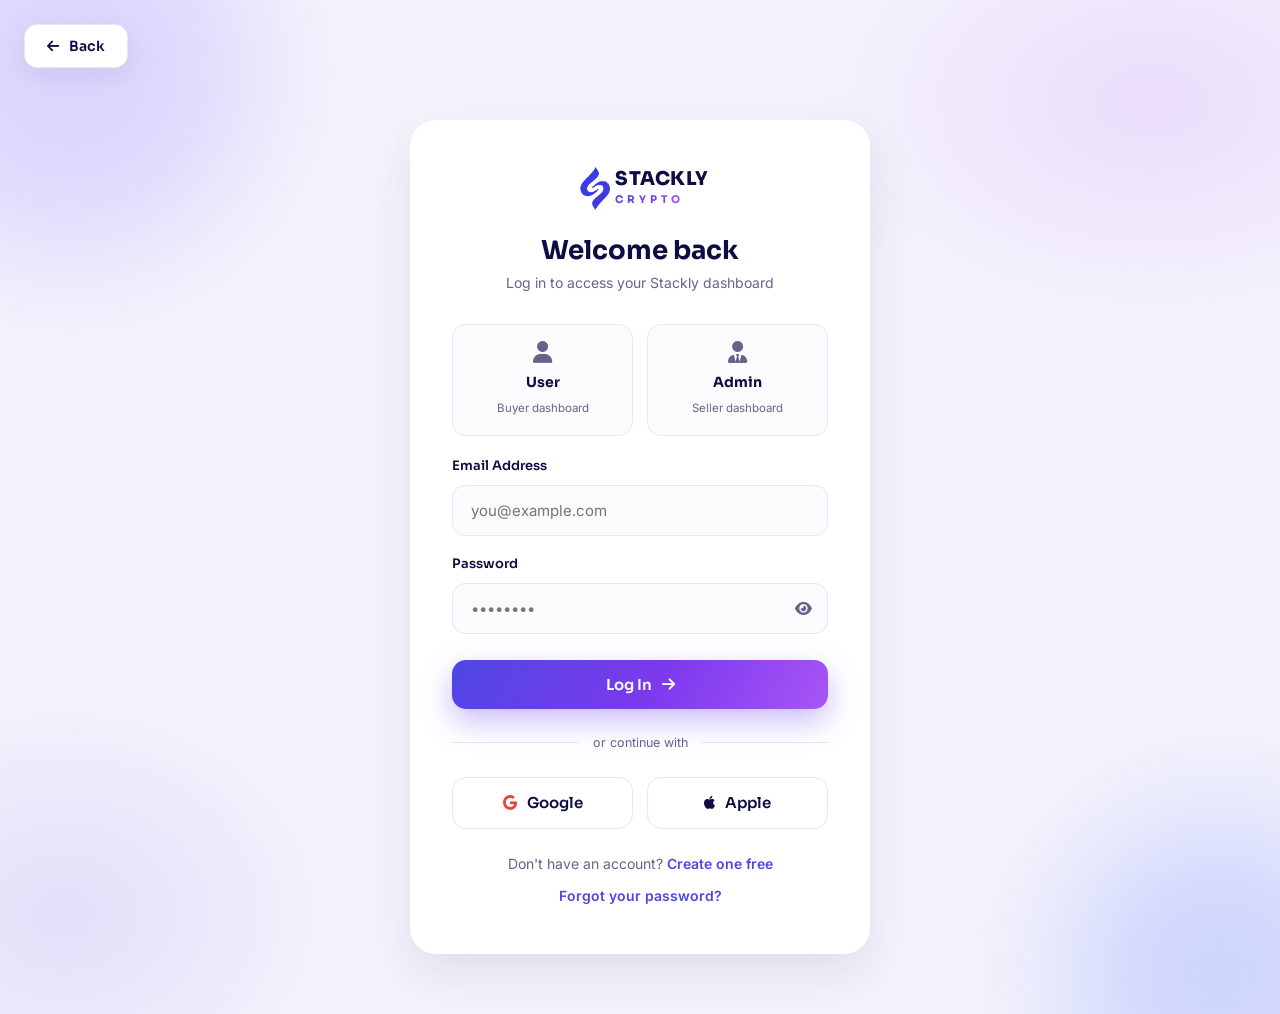
<file: login.html>
<!DOCTYPE html>
<html lang="en">
<head>
<meta charset="UTF-8">
<meta name="viewport" content="width=device-width, initial-scale=1.0">
<title>Log In — Stackly Crypto</title>
<link rel="preconnect" href="https://fonts.googleapis.com">
<link href="https://fonts.googleapis.com/css2?family=Inter:wght@400;500;600;700&family=Sora:wght@500;600;700;800&display=swap" rel="stylesheet">
<link rel="stylesheet" href="https://cdnjs.cloudflare.com/ajax/libs/font-awesome/6.5.2/css/all.min.css">
<link rel="stylesheet" href="css/style.css">
</head>
<body>

<!-- Section 1 : Auth card -->
<section class="auth-page">
  <div class="orb orb-1"></div>
  <div class="orb orb-2"></div>
  <button class="auth-back" id="authBack"><i class="fa-solid fa-arrow-left"></i> Back</button>

  <div class="auth-card" data-reveal="zoom">
    <a href="index.html" class="auth-logo logo" style="justify-content:center">
      <img class="logo-mark" src="images/logo.webp" alt="Stackly Crypto logo">
      <span class="logo-text"><b>STACKLY</b><span>CRYPTO</span></span>
    </a>
    <h2>Welcome back</h2>
    <p class="auth-sub">Log in to access your Stackly dashboard</p>

    <div class="auth-msg" id="authMsg"></div>

    <div class="role-select" id="roleSelect">
      <div class="role-option" data-role="user"><i class="fa-solid fa-user"></i><b>User</b><small>Buyer dashboard</small></div>
      <div class="role-option" data-role="admin"><i class="fa-solid fa-user-tie"></i><b>Admin</b><small>Seller dashboard</small></div>
    </div>
    <input type="hidden" id="roleInput" value="">

    <form id="loginForm" novalidate>
      <div class="form-group">
        <label for="loginEmail">Email Address</label>
        <input type="email" id="loginEmail" placeholder="you@example.com" autocomplete="email">
        <span class="err-msg"></span>
      </div>
      <div class="form-group">
        <label for="loginPwd">Password</label>
        <div class="pwd-wrap">
          <input type="password" id="loginPwd" placeholder="••••••••" autocomplete="current-password">
          <button type="button" class="pwd-toggle"><i class="fa-solid fa-eye"></i></button>
        </div>
        <span class="err-msg"></span>
      </div>
      <button type="submit" class="btn btn-primary auth-btn">Log In <i class="fa-solid fa-arrow-right"></i></button>
    </form>

    <div class="auth-divider">or continue with</div>
    <div style="display:flex;gap:14px">
      <a href="404.html" class="btn btn-outline" style="flex:1;justify-content:center;padding:13px"><i class="fa-brands fa-google" style="color:#ea4335"></i> Google</a>
      <a href="404.html" class="btn btn-outline" style="flex:1;justify-content:center;padding:13px"><i class="fa-brands fa-apple"></i> Apple</a>
    </div>

    <p class="auth-alt" style="margin-top:24px">Don't have an account? <a href="register.html">Create one free</a></p>
    <p class="auth-alt" style="margin-top:10px"><a href="404.html">Forgot your password?</a></p>
  </div>
</section>


<script src="js/main.js"></script>
<script>
  // Back button — always go to Home page
  document.getElementById("authBack").addEventListener("click", function () {
    window.location.href = "index.html";
  });
</script>
</body>
</html>
</file>
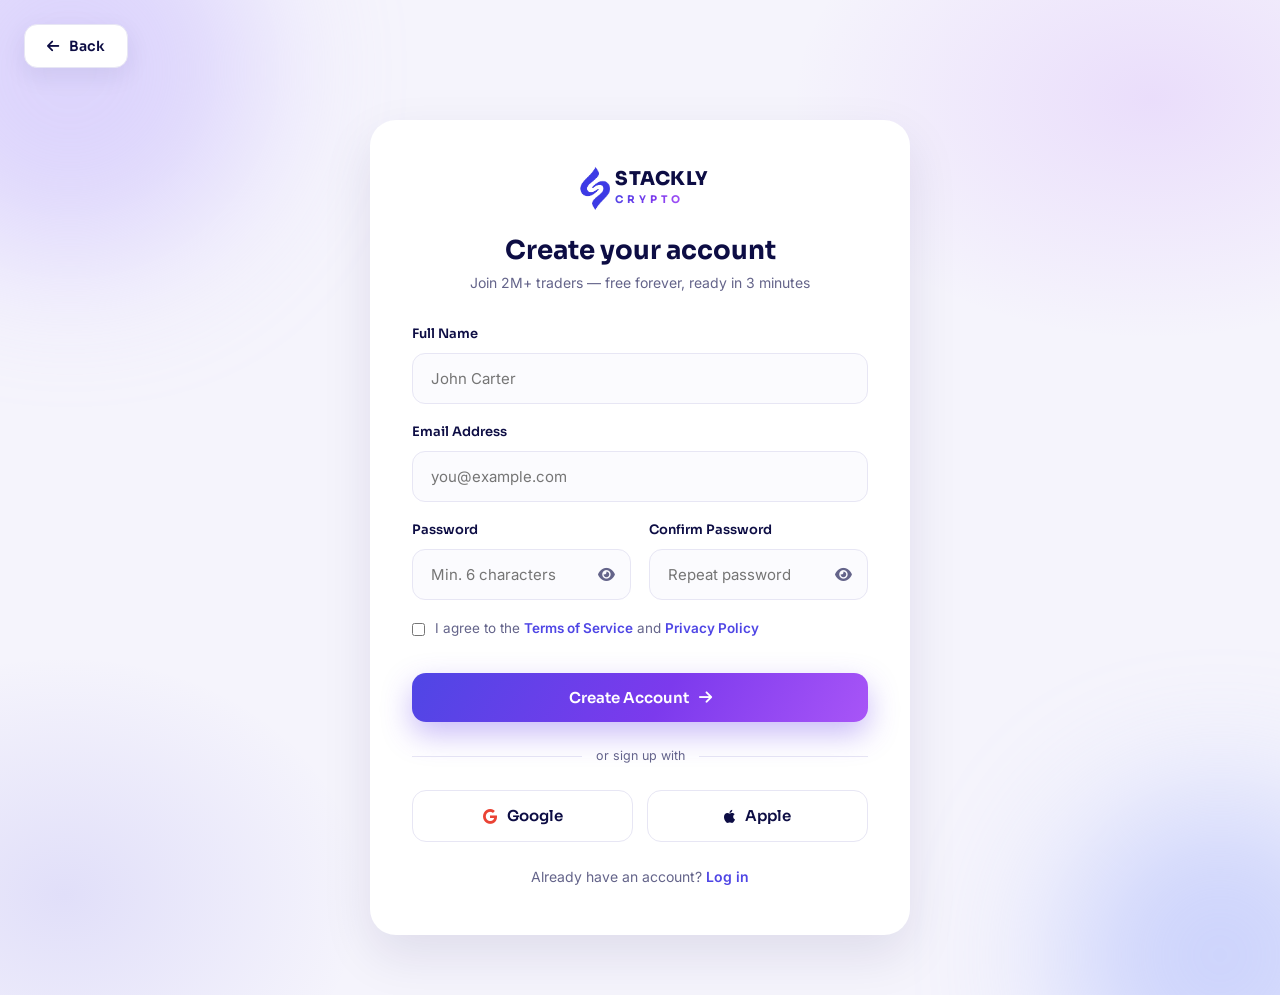
<file: register.html>
<!DOCTYPE html>
<html lang="en">
<head>
<meta charset="UTF-8">
<meta name="viewport" content="width=device-width, initial-scale=1.0">
<title>Create Account — Stackly Crypto</title>
<link rel="preconnect" href="https://fonts.googleapis.com">
<link href="https://fonts.googleapis.com/css2?family=Inter:wght@400;500;600;700&family=Sora:wght@500;600;700;800&display=swap" rel="stylesheet">
<link rel="stylesheet" href="https://cdnjs.cloudflare.com/ajax/libs/font-awesome/6.5.2/css/all.min.css">
<link rel="stylesheet" href="css/style.css">
</head>
<body>

<!-- Section 1 : Auth card -->
<section class="auth-page">
  <div class="orb orb-1"></div>
  <div class="orb orb-2"></div>
  <button class="auth-back" id="authBack"><i class="fa-solid fa-arrow-left"></i> Back</button>

  <div class="auth-card wide" data-reveal="zoom">
    <a href="index.html" class="auth-logo logo" style="justify-content:center">
      <img class="logo-mark" src="images/logo.webp" alt="Stackly Crypto logo">
      <span class="logo-text"><b>STACKLY</b><span>CRYPTO</span></span>
    </a>
    <h2>Create your account</h2>
    <p class="auth-sub">Join 2M+ traders — free forever, ready in 3 minutes</p>

    <div class="auth-msg" id="authMsg"></div>

    <form id="registerForm" novalidate>
      <div class="form-group">
        <label for="regName">Full Name</label>
        <input type="text" id="regName" placeholder="John Carter" autocomplete="name">
        <span class="err-msg"></span>
      </div>
      <div class="form-group">
        <label for="regEmail">Email Address</label>
        <input type="email" id="regEmail" placeholder="you@example.com" autocomplete="email">
        <span class="err-msg"></span>
      </div>
      <div class="form-row">
        <div class="form-group">
          <label for="regPwd">Password</label>
          <div class="pwd-wrap">
            <input type="password" id="regPwd" placeholder="Min. 6 characters" autocomplete="new-password">
            <button type="button" class="pwd-toggle"><i class="fa-solid fa-eye"></i></button>
          </div>
          <span class="err-msg"></span>
        </div>
        <div class="form-group">
          <label for="regPwd2">Confirm Password</label>
          <div class="pwd-wrap">
            <input type="password" id="regPwd2" placeholder="Repeat password" autocomplete="new-password">
            <button type="button" class="pwd-toggle"><i class="fa-solid fa-eye"></i></button>
          </div>
          <span class="err-msg"></span>
        </div>
      </div>
      <div class="form-group" style="display:flex;align-items:flex-start;gap:10px">
        <input type="checkbox" id="regAgree" style="width:auto;margin-top:5px;accent-color:#7c3aed">
        <label for="regAgree" style="font-family:var(--font-body);font-weight:400;font-size:13.5px;color:var(--muted)">I agree to the <a href="404.html" style="color:var(--blue);font-weight:600">Terms of Service</a> and <a href="404.html" style="color:var(--blue);font-weight:600">Privacy Policy</a></label>
        <span class="err-msg" style="position:absolute;bottom:-20px;left:0"></span>
      </div>
      <button type="submit" class="btn btn-primary auth-btn">Create Account <i class="fa-solid fa-arrow-right"></i></button>
    </form>

    <div class="auth-divider">or sign up with</div>
    <div style="display:flex;gap:14px">
      <a href="404.html" class="btn btn-outline" style="flex:1;justify-content:center;padding:13px"><i class="fa-brands fa-google" style="color:#ea4335"></i> Google</a>
      <a href="404.html" class="btn btn-outline" style="flex:1;justify-content:center;padding:13px"><i class="fa-brands fa-apple"></i> Apple</a>
    </div>

    <p class="auth-alt" style="margin-top:24px">Already have an account? <a href="login.html">Log in</a></p>
  </div>
</section>


<script src="js/main.js"></script>
<script>
  // Back button — always go to Home page
  document.getElementById("authBack").addEventListener("click", function () {
    window.location.href = "index.html";
  });
</script>
</body>
</html>
</file>
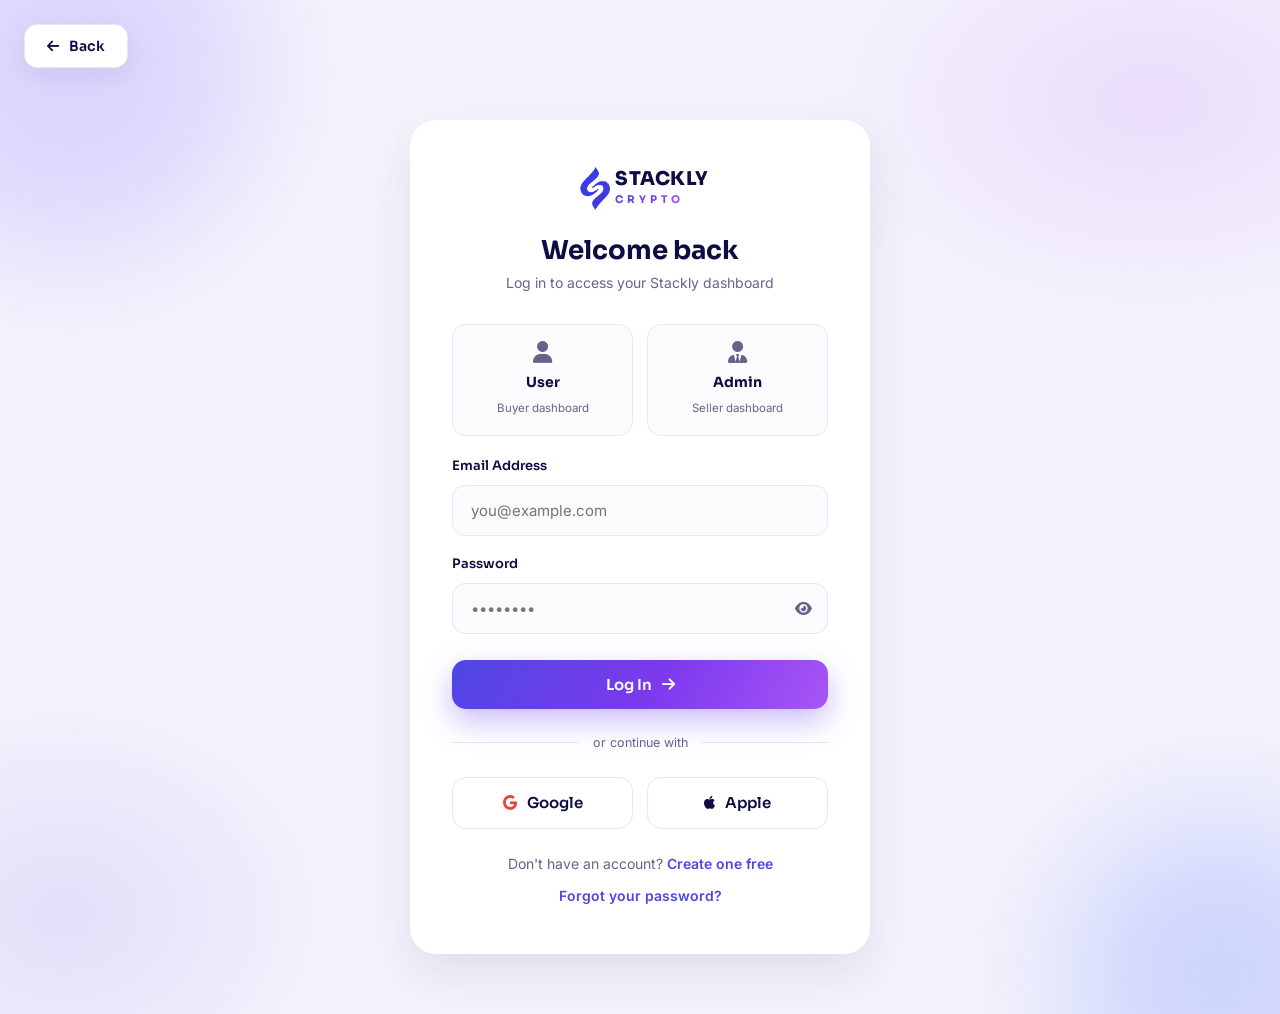
<file: seller-dashboard.html>
<!DOCTYPE html>
<html lang="en">
<head>
<meta charset="UTF-8">
<meta name="viewport" content="width=device-width, initial-scale=1.0">
<title>Seller Dashboard — Stackly Crypto</title>
<link rel="preconnect" href="https://fonts.googleapis.com">
<link href="https://fonts.googleapis.com/css2?family=Inter:wght@400;500;600;700&family=Sora:wght@500;600;700;800&display=swap" rel="stylesheet">
<link rel="stylesheet" href="https://cdnjs.cloudflare.com/ajax/libs/font-awesome/6.5.2/css/all.min.css">
<link rel="stylesheet" href="css/style.css">
</head>
<body class="dash-body" data-role="seller">
<div class="sidebar-overlay"></div>
<div class="dash-layout">

  <!-- Sidebar — every item opens its own data view -->
  <aside class="sidebar">
    <a href="index.html" class="logo">
      <img class="logo-mark" src="images/logo.webp" alt="Stackly Crypto logo">
      <span class="logo-text"><b>STACKLY</b><span style="font-size:10px;letter-spacing:3px;color:#f7b955;font-weight:700">SELLER PANEL</span></span>
    </a>
    <div class="side-label">Store</div>
    <a class="side-link active" data-view="overview" data-title="Seller Dashboard" data-sub="Your marketplace performance at a glance."><i class="fa-solid fa-house"></i> Dashboard</a>
    <a class="side-link" data-view="listings" data-title="My Listings" data-sub="Manage your crypto listings and offers."><i class="fa-solid fa-tags"></i> Listings</a>
    <a class="side-link" data-view="orders" data-title="Orders" data-sub="Track and manage incoming orders."><i class="fa-solid fa-receipt"></i> Orders</a>
    <a class="side-link" data-view="earnings" data-title="Earnings" data-sub="Revenue, payouts and withdrawals."><i class="fa-solid fa-sack-dollar"></i> Earnings</a>
    <a class="side-link" data-view="buyers" data-title="Buyers" data-sub="Your customers and top buyers."><i class="fa-solid fa-users"></i> Buyers</a>
    <a class="side-link" data-view="analytics" data-title="Analytics" data-sub="Traffic and sales insights."><i class="fa-solid fa-chart-pie"></i> Analytics</a>
    <div class="side-label">Account</div>
    <a class="side-link" data-view="settings" data-title="Settings" data-sub="Store preferences and notifications."><i class="fa-solid fa-gear"></i> Settings</a>
    <a class="side-link" data-view="support" data-title="Seller Support" data-sub="Dedicated help for sellers."><i class="fa-solid fa-headset"></i> Support</a>
    <div class="side-logout"><a href="#" class="side-link" data-logout><i class="fa-solid fa-right-from-bracket"></i> Log Out</a></div>
  </aside>

  <!-- Main -->
  <main class="dash-main">
    <div class="dash-topbar">
      <div style="display:flex;align-items:center;gap:14px">
        <button class="icon-btn menu-toggle-dash"><i class="fa-solid fa-bars"></i></button>
        <div><h1 id="dashTitle">Seller Dashboard</h1><p id="dashSub">Your marketplace performance at a glance.</p></div>
      </div>
      <div class="topbar-right">
        <div class="topbar-search"><i class="fa-solid fa-magnifying-glass" style="color:var(--muted)"></i><input placeholder="Search orders…"></div>
        <a href="404.html" class="icon-btn"><i class="fa-solid fa-bell"></i><span class="dot"></span></a>
        <div class="topbar-profile">
          <div class="profile-avatar" id="dashUserAvatar"><img src="images/logo.webp" alt="Stackly logo"></div>
          <span class="profile-email" id="dashUserEmail">seller@example.com</span>
        </div>
      </div>
    </div>

    <!-- ============ VIEW: OVERVIEW ============ -->
    <div class="dash-view active" id="view-overview">
      <div class="dash-cards">
        <div class="dash-card"><span class="dc-icon si-blue"><i class="fa-solid fa-sack-dollar"></i></span>
          <small>Total Revenue</small><b>$128,540.00</b><span class="dc-trend up"><i class="fa-solid fa-arrow-trend-up"></i> +18.2% this month</span></div>
        <div class="dash-card"><span class="dc-icon si-mint"><i class="fa-solid fa-receipt"></i></span>
          <small>Orders Today</small><b>36</b><span class="dc-trend up"><i class="fa-solid fa-arrow-trend-up"></i> +6 vs yesterday</span></div>
        <div class="dash-card"><span class="dc-icon si-violet"><i class="fa-solid fa-users"></i></span>
          <small>Active Buyers</small><b>1,248</b><span class="dc-trend up"><i class="fa-solid fa-arrow-trend-up"></i> +92 this week</span></div>
        <div class="dash-card"><span class="dc-icon si-gold"><i class="fa-solid fa-star"></i></span>
          <small>Seller Rating</small><b>4.9 / 5.0</b><span class="dc-trend up"><i class="fa-solid fa-arrow-trend-up"></i> 842 reviews</span></div>
      </div>

      <div class="dash-panels">
        <div class="panel">
          <div class="panel-head"><h3>Sales Performance</h3>
            <div class="chart-tabs"><button class="active" data-range="1W">1W</button><button data-range="1M">1M</button><button data-range="1Y">1Y</button></div>
          </div>
          <div class="chart-wrap"><canvas id="lineChart"></canvas></div>
        </div>
        <div class="panel">
          <div class="panel-head"><h3>Sales by Asset</h3></div>
          <div class="donut-wrap"><canvas id="donutChart"></canvas>
            <div class="donut-center"><b>$128.5K</b><small>Revenue</small></div></div>
          <div class="donut-legend">
            <div class="dl-item"><span class="swatch" style="background:#4f46e5"></span> Bitcoin <b>38%</b></div>
            <div class="dl-item"><span class="swatch" style="background:#8b5cf6"></span> Ethereum <b>27%</b></div>
            <div class="dl-item"><span class="swatch" style="background:#12d6a0"></span> USDT <b>22%</b></div>
            <div class="dl-item"><span class="swatch" style="background:#f7b955"></span> Others <b>13%</b></div>
          </div>
        </div>
      </div>

      <div class="dash-panels" style="grid-template-columns:1fr 1.5fr">
        <div class="panel">
          <div class="panel-head"><h3>Monthly Goals</h3></div>
          <div style="display:grid;gap:20px;margin-top:8px">
            <div>
              <div style="display:flex;justify-content:space-between;font-size:13.5px;margin-bottom:8px"><b>Revenue Target</b><span style="color:var(--muted)">86%</span></div>
              <div class="progress-bar"><span data-w="86"></span></div>
            </div>
            <div>
              <div style="display:flex;justify-content:space-between;font-size:13.5px;margin-bottom:8px"><b>New Buyers</b><span style="color:var(--muted)">72%</span></div>
              <div class="progress-bar"><span data-w="72"></span></div>
            </div>
            <div>
              <div style="display:flex;justify-content:space-between;font-size:13.5px;margin-bottom:8px"><b>Listing Views</b><span style="color:var(--muted)">64%</span></div>
              <div class="progress-bar"><span data-w="64"></span></div>
            </div>
            <div>
              <div style="display:flex;justify-content:space-between;font-size:13.5px;margin-bottom:8px"><b>5-Star Reviews</b><span style="color:var(--muted)">93%</span></div>
              <div class="progress-bar"><span data-w="93"></span></div>
            </div>
          </div>
        </div>
        <div class="panel">
          <div class="panel-head"><h3>Recent Orders</h3></div>
          <div style="overflow-x:auto">
          <table class="dash-table">
            <thead><tr><th>Order</th><th>Buyer</th><th>Asset</th><th>Amount</th><th>Status</th></tr></thead>
            <tbody>
              <tr><td><b>#SL-4821</b></td><td>Marcus T.</td><td>0.125 BTC</td><td><b>$7,905.65</b></td><td><span class="badge badge-green">Completed</span></td></tr>
              <tr><td><b>#SL-4820</b></td><td>Aisha R.</td><td>2.500 ETH</td><td><b>$8,114.50</b></td><td><span class="badge badge-gold">Pending</span></td></tr>
              <tr><td><b>#SL-4819</b></td><td>Diego L.</td><td>5,000 USDT</td><td><b>$5,000.00</b></td><td><span class="badge badge-green">Completed</span></td></tr>
              <tr><td><b>#SL-4818</b></td><td>Yuki S.</td><td>18.40 SOL</td><td><b>$2,619.24</b></td><td><span class="badge badge-blue">Escrow</span></td></tr>
              <tr><td><b>#SL-4817</b></td><td>Priya K.</td><td>0.050 BTC</td><td><b>$3,162.26</b></td><td><span class="badge badge-green">Completed</span></td></tr>
            </tbody>
          </table>
          </div>
        </div>
      </div>
    </div>

    <!-- ============ VIEW: LISTINGS ============ -->
    <div class="dash-view" id="view-listings">
      <div class="dash-cards cols-3">
        <div class="dash-card"><span class="dc-icon si-blue"><i class="fa-solid fa-tags"></i></span>
          <small>Active Listings</small><b>24</b><span class="dc-trend up">3 added this week</span></div>
        <div class="dash-card"><span class="dc-icon si-mint"><i class="fa-solid fa-eye"></i></span>
          <small>Total Views</small><b>48,210</b><span class="dc-trend up">+12% this week</span></div>
        <div class="dash-card"><span class="dc-icon si-gold"><i class="fa-solid fa-bolt"></i></span>
          <small>Featured Boosts</small><b>5 Active</b><span class="dc-trend up">Expires Aug 12</span></div>
      </div>
      <div class="panel">
        <div class="panel-head"><h3>All Listings</h3>
          <button class="tbl-btn" data-toast="Opening listing creator…"><i class="fa-solid fa-plus" style="margin-right:6px"></i>New Listing</button></div>
        <div style="overflow-x:auto">
        <table class="dash-table">
          <thead><tr><th>Listing</th><th>Asset</th><th>Price</th><th>Stock</th><th>Views</th><th>Status</th><th></th></tr></thead>
          <tbody>
            <tr><td><b>BTC Instant Sale #12</b></td><td><div class="t-coin"><span class="coin-logo coin-btc"><i class="fa-brands fa-bitcoin"></i></span><b>Bitcoin</b></div></td>
              <td>$63,100/BTC</td><td>1.2500 BTC</td><td>12,480</td><td><span class="badge badge-green">Active</span></td>
              <td><button class="tbl-btn" data-toast="Edit listing #12">Edit</button></td></tr>
            <tr><td><b>ETH Bulk Offer #8</b></td><td><div class="t-coin"><span class="coin-logo coin-eth"><i class="fa-brands fa-ethereum"></i></span><b>Ethereum</b></div></td>
              <td>$3,220/ETH</td><td>40.00 ETH</td><td>9,310</td><td><span class="badge badge-green">Active</span></td>
              <td><button class="tbl-btn" data-toast="Edit listing #8">Edit</button></td></tr>
            <tr><td><b>USDT Quick Sell #21</b></td><td><div class="t-coin"><span class="coin-logo si-mint" style="border-radius:50%"><i class="fa-solid fa-dollar-sign"></i></span><b>Tether</b></div></td>
              <td>$1.00/USDT</td><td>50,000 USDT</td><td>15,204</td><td><span class="badge badge-green">Active</span></td>
              <td><button class="tbl-btn" data-toast="Edit listing #21">Edit</button></td></tr>
            <tr><td><b>SOL Weekend Deal #5</b></td><td><div class="t-coin"><span class="coin-logo coin-sol"><i class="fa-solid fa-bolt"></i></span><b>Solana</b></div></td>
              <td>$141.00/SOL</td><td>200.00 SOL</td><td>6,842</td><td><span class="badge badge-gold">Paused</span></td>
              <td><button class="tbl-btn" data-toast="Edit listing #5">Edit</button></td></tr>
            <tr><td><b>BNB Flash Sale #3</b></td><td><div class="t-coin"><span class="coin-logo coin-bnb"><i class="fa-solid fa-coins"></i></span><b>BNB</b></div></td>
              <td>$595.00/BNB</td><td>0.00 BNB</td><td>4,104</td><td><span class="badge badge-red">Sold Out</span></td>
              <td><button class="tbl-btn" data-toast="Restock listing #3">Restock</button></td></tr>
          </tbody>
        </table>
        </div>
      </div>
    </div>

    <!-- ============ VIEW: ORDERS ============ -->
    <div class="dash-view" id="view-orders">
      <div class="panel">
        <div class="panel-head"><h3>All Orders</h3>
          <div class="chart-tabs"><button class="active" data-toast="Filter: All orders">All</button><button data-toast="Filter: Pending">Pending</button><button data-toast="Filter: In escrow">Escrow</button><button data-toast="Filter: Completed">Completed</button></div>
        </div>
        <div style="overflow-x:auto">
        <table class="dash-table">
          <thead><tr><th>Order</th><th>Buyer</th><th>Asset</th><th>Amount</th><th>Date</th><th>Status</th><th></th></tr></thead>
          <tbody>
            <tr><td><b>#SL-4821</b></td><td>Marcus T.</td><td>BTC</td><td>$7,905.65</td><td>Jul 30, 2026</td><td><span class="badge badge-green">Completed</span></td><td><button class="tbl-btn" data-toast="Order details #SL-4821">View</button></td></tr>
            <tr><td><b>#SL-4820</b></td><td>Aisha R.</td><td>ETH</td><td>$8,114.50</td><td>Jul 30, 2026</td><td><span class="badge badge-gold">Pending</span></td><td><button class="tbl-btn" data-toast="Order details #SL-4820">View</button></td></tr>
            <tr><td><b>#SL-4819</b></td><td>Diego L.</td><td>USDT</td><td>$5,000.00</td><td>Jul 29, 2026</td><td><span class="badge badge-green">Completed</span></td><td><button class="tbl-btn" data-toast="Order details #SL-4819">View</button></td></tr>
            <tr><td><b>#SL-4818</b></td><td>Yuki S.</td><td>SOL</td><td>$2,619.24</td><td>Jul 29, 2026</td><td><span class="badge badge-blue">Escrow</span></td><td><button class="tbl-btn" data-toast="Order details #SL-4818">View</button></td></tr>
            <tr><td><b>#SL-4817</b></td><td>Priya K.</td><td>BTC</td><td>$3,162.26</td><td>Jul 28, 2026</td><td><span class="badge badge-green">Completed</span></td><td><button class="tbl-btn" data-toast="Order details #SL-4817">View</button></td></tr>
            <tr><td><b>#SL-4816</b></td><td>Omar H.</td><td>ETH</td><td>$1,622.90</td><td>Jul 28, 2026</td><td><span class="badge badge-red">Cancelled</span></td><td><button class="tbl-btn" data-toast="Order details #SL-4816">View</button></td></tr>
            <tr><td><b>#SL-4815</b></td><td>Elena V.</td><td>BNB</td><td>$4,178.40</td><td>Jul 27, 2026</td><td><span class="badge badge-green">Completed</span></td><td><button class="tbl-btn" data-toast="Order details #SL-4815">View</button></td></tr>
            <tr><td><b>#SL-4814</b></td><td>Kenji M.</td><td>ADA</td><td>$920.00</td><td>Jul 27, 2026</td><td><span class="badge badge-green">Completed</span></td><td><button class="tbl-btn" data-toast="Order details #SL-4814">View</button></td></tr>
          </tbody>
        </table>
        </div>
      </div>
    </div>

    <!-- ============ VIEW: EARNINGS ============ -->
    <div class="dash-view" id="view-earnings">
      <div class="dash-cards">
        <div class="dash-card"><span class="dc-icon si-blue"><i class="fa-solid fa-sack-dollar"></i></span>
          <small>Available Balance</small><b>$42,180.50</b><span class="dc-trend up">Ready to withdraw</span></div>
        <div class="dash-card"><span class="dc-icon si-mint"><i class="fa-solid fa-arrow-trend-up"></i></span>
          <small>This Month</small><b>$23,420.00</b><span class="dc-trend up">+18.2% vs last month</span></div>
        <div class="dash-card"><span class="dc-icon si-violet"><i class="fa-solid fa-hourglass-half"></i></span>
          <small>In Escrow</small><b>$2,619.24</b><span class="dc-trend down">1 order pending release</span></div>
        <div class="dash-card"><span class="dc-icon si-gold"><i class="fa-solid fa-percent"></i></span>
          <small>Platform Fees Paid</small><b>$1,285.40</b><span class="dc-trend up">1% seller fee</span></div>
      </div>
      <div class="panel">
        <div class="panel-head"><h3>Payout History</h3>
          <button class="tbl-btn" data-toast="Withdrawal initiated — arrives in 1-2 business days">Withdraw All</button></div>
        <div style="overflow-x:auto">
        <table class="dash-table">
          <thead><tr><th>Payout</th><th>Method</th><th>Amount</th><th>Date</th><th>Status</th></tr></thead>
          <tbody>
            <tr><td><b>#PO-2214</b></td><td>Bank Transfer (DBS)</td><td>$18,500.00</td><td>Jul 28, 2026</td><td><span class="badge badge-green">Paid</span></td></tr>
            <tr><td><b>#PO-2190</b></td><td>USDT Wallet</td><td>$12,000.00</td><td>Jul 15, 2026</td><td><span class="badge badge-green">Paid</span></td></tr>
            <tr><td><b>#PO-2156</b></td><td>Bank Transfer (DBS)</td><td>$24,750.00</td><td>Jul 01, 2026</td><td><span class="badge badge-green">Paid</span></td></tr>
            <tr><td><b>#PO-2122</b></td><td>USDT Wallet</td><td>$9,800.00</td><td>Jun 18, 2026</td><td><span class="badge badge-green">Paid</span></td></tr>
          </tbody>
        </table>
        </div>
      </div>
    </div>

    <!-- ============ VIEW: BUYERS ============ -->
    <div class="dash-view" id="view-buyers">
      <div class="dash-cards cols-3">
        <div class="dash-card"><span class="dc-icon si-blue"><i class="fa-solid fa-users"></i></span>
          <small>Total Buyers</small><b>1,248</b><span class="dc-trend up">+92 this week</span></div>
        <div class="dash-card"><span class="dc-icon si-mint"><i class="fa-solid fa-rotate"></i></span>
          <small>Repeat Buyers</small><b>38%</b><span class="dc-trend up">Loyalty rate</span></div>
        <div class="dash-card"><span class="dc-icon si-violet"><i class="fa-solid fa-comment-dots"></i></span>
          <small>Open Messages</small><b>7</b><span class="dc-trend down">2 awaiting reply</span></div>
      </div>
      <div class="panel">
        <div class="panel-head"><h3>Top Buyers</h3></div>
        <div style="overflow-x:auto">
        <table class="dash-table">
          <thead><tr><th>Buyer</th><th>Orders</th><th>Total Spent</th><th>Last Order</th><th>Rating</th><th></th></tr></thead>
          <tbody>
            <tr><td><div class="t-coin"><span class="avatar" style="width:38px;height:38px;font-size:14px;border-radius:12px">M</span><div><b>Marcus T.</b><small>VIP Buyer</small></div></div></td>
              <td>48</td><td><b>$124,500</b></td><td>Jul 30, 2026</td><td><span class="badge badge-gold"><i class="fa-solid fa-star"></i> 5.0</span></td>
              <td><button class="tbl-btn" data-toast="Opening chat with Marcus…">Message</button></td></tr>
            <tr><td><div class="t-coin"><span class="avatar" style="width:38px;height:38px;font-size:14px;border-radius:12px">A</span><div><b>Aisha R.</b><small>Pro Buyer</small></div></div></td>
              <td>32</td><td><b>$86,200</b></td><td>Jul 30, 2026</td><td><span class="badge badge-gold"><i class="fa-solid fa-star"></i> 4.9</span></td>
              <td><button class="tbl-btn" data-toast="Opening chat with Aisha…">Message</button></td></tr>
            <tr><td><div class="t-coin"><span class="avatar" style="width:38px;height:38px;font-size:14px;border-radius:12px">D</span><div><b>Diego L.</b><small>Pro Buyer</small></div></div></td>
              <td>27</td><td><b>$64,850</b></td><td>Jul 29, 2026</td><td><span class="badge badge-gold"><i class="fa-solid fa-star"></i> 4.8</span></td>
              <td><button class="tbl-btn" data-toast="Opening chat with Diego…">Message</button></td></tr>
            <tr><td><div class="t-coin"><span class="avatar" style="width:38px;height:38px;font-size:14px;border-radius:12px">Y</span><div><b>Yuki S.</b><small>Regular</small></div></div></td>
              <td>19</td><td><b>$41,300</b></td><td>Jul 29, 2026</td><td><span class="badge badge-gold"><i class="fa-solid fa-star"></i> 4.9</span></td>
              <td><button class="tbl-btn" data-toast="Opening chat with Yuki…">Message</button></td></tr>
          </tbody>
        </table>
        </div>
      </div>
    </div>

    <!-- ============ VIEW: ANALYTICS ============ -->
    <div class="dash-view" id="view-analytics">
      <div class="dash-cards">
        <div class="dash-card"><span class="dc-icon si-blue"><i class="fa-solid fa-eye"></i></span>
          <small>Store Views</small><b>48,210</b><span class="dc-trend up">+12.4% this week</span></div>
        <div class="dash-card"><span class="dc-icon si-mint"><i class="fa-solid fa-arrow-pointer"></i></span>
          <small>Click Rate</small><b>8.4%</b><span class="dc-trend up">+0.8pt vs last week</span></div>
        <div class="dash-card"><span class="dc-icon si-violet"><i class="fa-solid fa-cart-shopping"></i></span>
          <small>Conversion</small><b>3.2%</b><span class="dc-trend up">Above category avg.</span></div>
        <div class="dash-card"><span class="dc-icon si-gold"><i class="fa-solid fa-clock"></i></span>
          <small>Avg. Response</small><b>4 min</b><span class="dc-trend up">Faster than 96%</span></div>
      </div>
      <div class="dash-panels" style="grid-template-columns:1fr 1fr">
        <div class="panel">
          <div class="panel-head"><h3>Traffic Sources</h3></div>
          <div style="display:grid;gap:20px;margin-top:8px">
            <div><div style="display:flex;justify-content:space-between;font-size:13.5px;margin-bottom:8px"><b>Marketplace Search</b><span style="color:var(--muted)">54%</span></div><div class="progress-bar"><span data-w="54"></span></div></div>
            <div><div style="display:flex;justify-content:space-between;font-size:13.5px;margin-bottom:8px"><b>Direct Links</b><span style="color:var(--muted)">22%</span></div><div class="progress-bar"><span data-w="22"></span></div></div>
            <div><div style="display:flex;justify-content:space-between;font-size:13.5px;margin-bottom:8px"><b>Referrals</b><span style="color:var(--muted)">15%</span></div><div class="progress-bar"><span data-w="15"></span></div></div>
            <div><div style="display:flex;justify-content:space-between;font-size:13.5px;margin-bottom:8px"><b>Social Media</b><span style="color:var(--muted)">9%</span></div><div class="progress-bar"><span data-w="9"></span></div></div>
          </div>
        </div>
        <div class="panel">
          <div class="panel-head"><h3>Sales by Region</h3></div>
          <div style="display:grid;gap:20px;margin-top:8px">
            <div><div style="display:flex;justify-content:space-between;font-size:13.5px;margin-bottom:8px"><b>Asia Pacific</b><span style="color:var(--muted)">46%</span></div><div class="progress-bar"><span data-w="46"></span></div></div>
            <div><div style="display:flex;justify-content:space-between;font-size:13.5px;margin-bottom:8px"><b>Europe</b><span style="color:var(--muted)">28%</span></div><div class="progress-bar"><span data-w="28"></span></div></div>
            <div><div style="display:flex;justify-content:space-between;font-size:13.5px;margin-bottom:8px"><b>North America</b><span style="color:var(--muted)">18%</span></div><div class="progress-bar"><span data-w="18"></span></div></div>
            <div><div style="display:flex;justify-content:space-between;font-size:13.5px;margin-bottom:8px"><b>Other Regions</b><span style="color:var(--muted)">8%</span></div><div class="progress-bar"><span data-w="8"></span></div></div>
          </div>
        </div>
      </div>
    </div>

    <!-- ============ VIEW: SETTINGS ============ -->
    <div class="dash-view" id="view-settings">
      <div class="dash-panels" style="grid-template-columns:1.5fr 1fr">
        <div class="panel">
          <div class="panel-head"><h3>Store Settings</h3></div>
          <form class="dash-form" data-msg="Store settings saved!">
            <div class="form-row">
              <div class="form-group"><label>Store Name</label><input type="text" value="CryptoVault Store"></div>
              <div class="form-group"><label>Seller Handle</label><input type="text" value="cryptovault"></div>
            </div>
            <div class="form-group"><label>Store Description</label><textarea>Trusted crypto seller since 2023. Instant escrow release, 24/7 availability, best market rates.</textarea></div>
            <div class="form-row">
              <div class="form-group"><label>Payout Method</label><select><option>Bank Transfer (DBS)</option><option>USDT Wallet</option><option>PayPal</option></select></div>
              <div class="form-group"><label>Auto Payout Threshold</label><input type="number" value="10000"></div>
            </div>
            <button class="btn btn-primary">Save Settings <i class="fa-solid fa-check"></i></button>
          </form>
        </div>
        <div class="panel">
          <div class="panel-head"><h3>Notifications</h3></div>
          <div style="display:grid;gap:6px;margin-top:8px">
            <label class="setting-row"><span>New order received</span><span class="switch"><input type="checkbox" checked><span class="slider"></span></span></label>
            <label class="setting-row"><span>Buyer messages</span><span class="switch"><input type="checkbox" checked><span class="slider"></span></span></label>
            <label class="setting-row"><span>Payout completed</span><span class="switch"><input type="checkbox" checked><span class="slider"></span></span></label>
            <label class="setting-row"><span>Weekly analytics report</span><span class="switch"><input type="checkbox"><span class="slider"></span></span></label>
            <label class="setting-row"><span>Price alerts</span><span class="switch"><input type="checkbox" checked><span class="slider"></span></span></label>
            <label class="setting-row"><span>Marketing tips</span><span class="switch"><input type="checkbox"><span class="slider"></span></span></label>
          </div>
        </div>
      </div>
    </div>

    <!-- ============ VIEW: SUPPORT ============ -->
    <div class="dash-view" id="view-support">
      <div class="dash-cards cols-3">
        <div class="dash-card" style="cursor:pointer" data-toast="Opening seller chat…"><span class="dc-icon si-blue"><i class="fa-solid fa-comments"></i></span>
          <small>Priority line</small><b>Seller Chat</b><span class="dc-trend up">Avg. reply under 2 min</span></div>
        <div class="dash-card" style="cursor:pointer" data-toast="Opening dispute center…"><span class="dc-icon si-gold"><i class="fa-solid fa-scale-balanced"></i></span>
          <small>Order issues</small><b>Dispute Center</b><span class="dc-trend up">0 open disputes</span></div>
        <div class="dash-card" style="cursor:pointer" data-toast="Opening seller academy…"><span class="dc-icon si-violet"><i class="fa-solid fa-graduation-cap"></i></span>
          <small>Grow sales</small><b>Seller Academy</b><span class="dc-trend up">24 free guides</span></div>
      </div>
      <div class="panel">
        <div class="panel-head"><h3>Open a Support Ticket</h3></div>
        <form class="dash-form" data-msg="Ticket submitted! Priority seller support will reply within 4 hours.">
          <div class="form-row">
            <div class="form-group"><label>Subject</label><input type="text" placeholder="Brief summary of your issue"></div>
            <div class="form-group"><label>Category</label>
              <select><option>Orders &amp; Escrow</option><option>Payouts</option><option>Listings</option><option>Account &amp; Verification</option><option>Disputes</option><option>Other</option></select></div>
          </div>
          <div class="form-group"><label>Message</label><textarea placeholder="Describe your issue in detail…"></textarea></div>
          <button class="btn btn-primary">Submit Ticket <i class="fa-solid fa-paper-plane"></i></button>
        </form>
      </div>
    </div>

  </main>
</div>
<script src="js/main.js"></script>
</body>
</html>
</file>
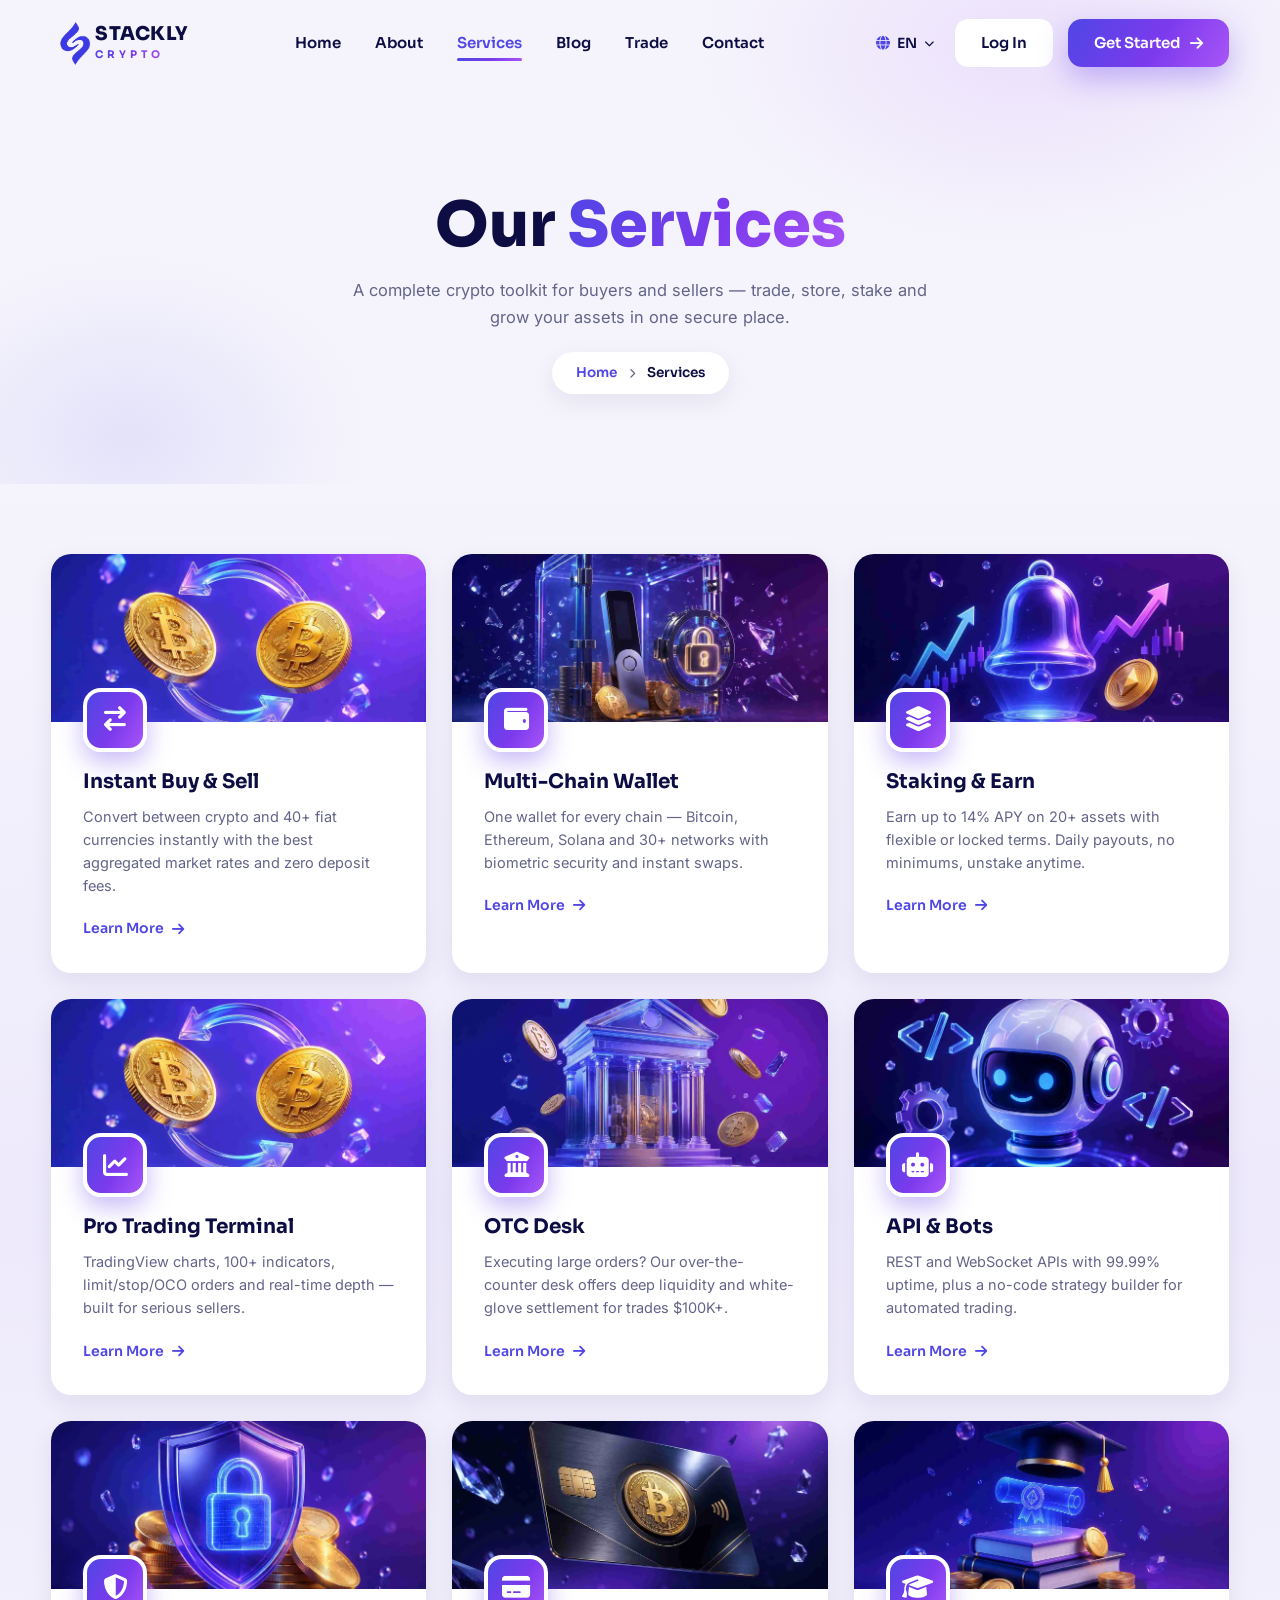
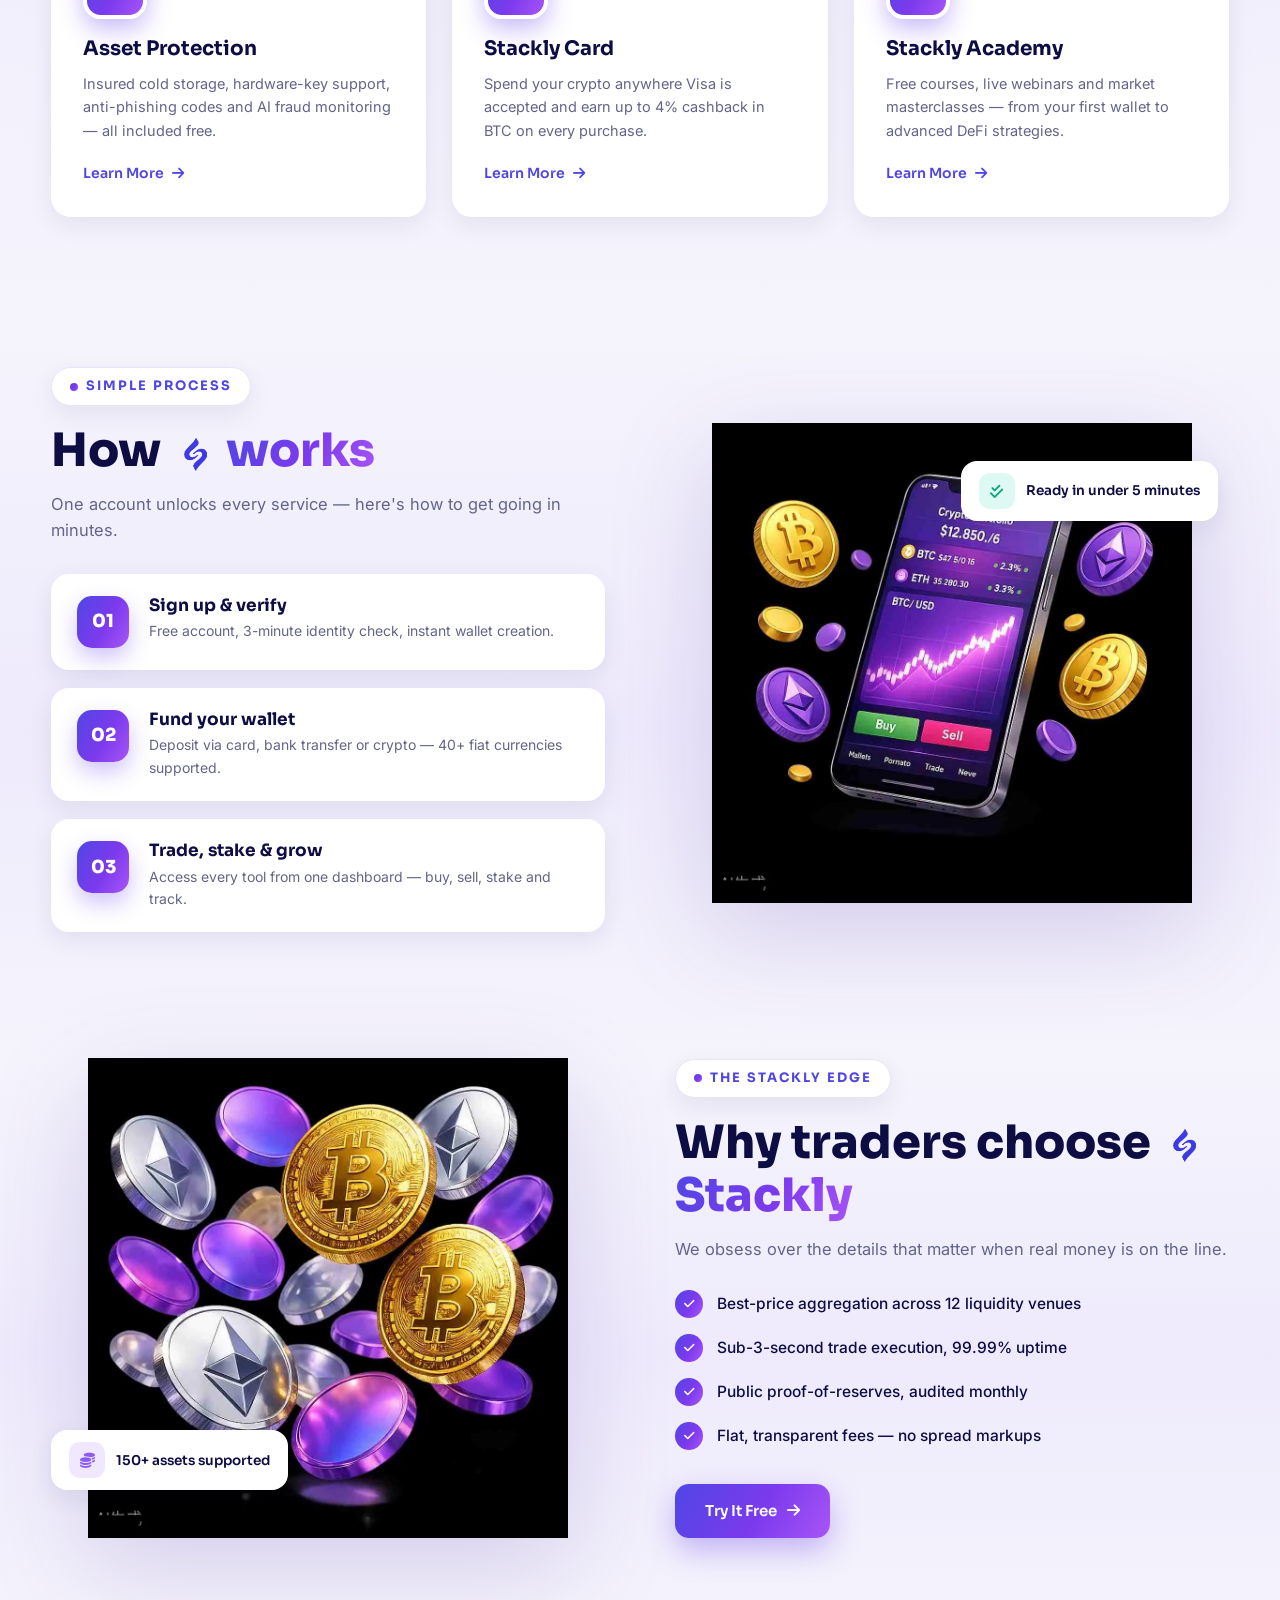
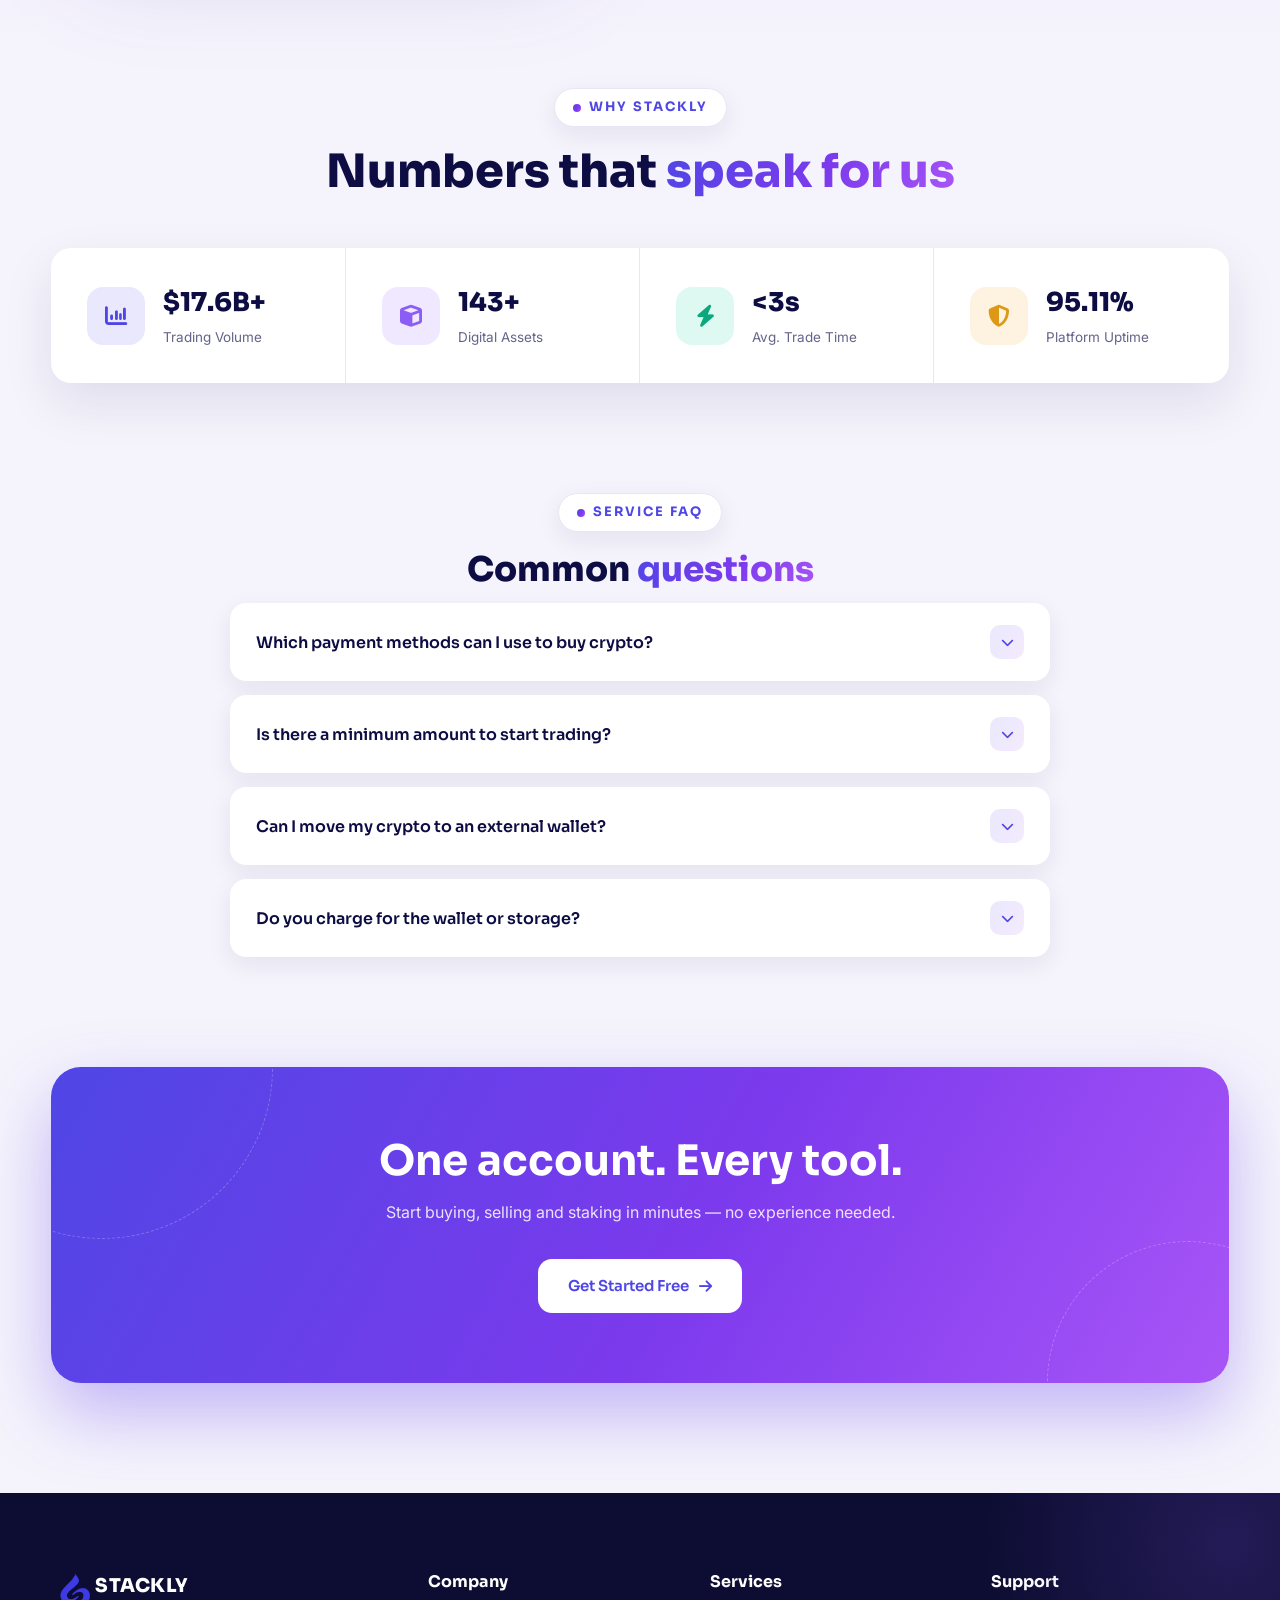
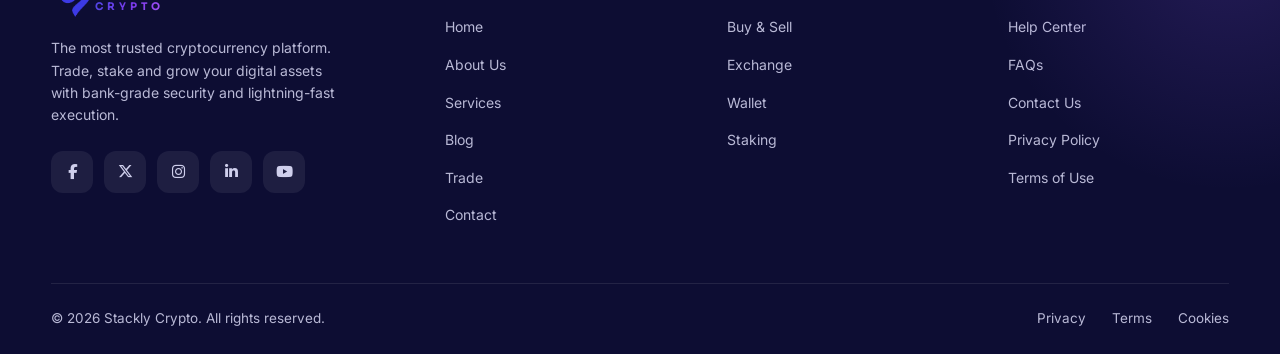
<file: services.html>
<!DOCTYPE html>
<html lang="en">
<head>
<meta charset="UTF-8">
<meta name="viewport" content="width=device-width, initial-scale=1.0">
<title>Services — Stackly Crypto</title>
<link rel="preconnect" href="https://fonts.googleapis.com">
<link href="https://fonts.googleapis.com/css2?family=Inter:wght@400;500;600;700&family=Sora:wght@500;600;700;800&display=swap" rel="stylesheet">
<link rel="stylesheet" href="https://cdnjs.cloudflare.com/ajax/libs/font-awesome/6.5.2/css/all.min.css">
<link rel="stylesheet" href="css/style.css">
</head>
<body>
<header id="site-header" data-active="services"></header>

<section class="page-hero">
  <div class="container">
    <h1 data-reveal>Our <span style="background:var(--grad);-webkit-background-clip:text;background-clip:text;color:transparent">Services</span></h1>
    <p data-reveal data-delay="100">A complete crypto toolkit for buyers and sellers — trade, store, stake and grow your assets in one secure place.</p>
    <div class="breadcrumb" data-reveal data-delay="200"><a href="index.html">Home</a><i class="fa-solid fa-chevron-right"></i><span>Services</span></div>
  </div>
</section>

<section class="services-sec" style="padding-top:70px">
  <div class="container">
    <div class="services-grid" style="margin-top:0">
      <div class="svc-card has-img" data-reveal><img class="svc-img" src="images/svc-exchange_11zon.webp" alt="Instant buy and sell" loading="lazy">
        <div class="svc-body"><span class="svc-icon"><i class="fa-solid fa-arrow-right-arrow-left"></i></span>
        <h3>Instant Buy &amp; Sell</h3><p>Convert between crypto and 40+ fiat currencies instantly with the best aggregated market rates and zero deposit fees.</p>
        <a href="404.html" class="svc-link">Learn More <i class="fa-solid fa-arrow-right"></i></a></div></div>
      <div class="svc-card has-img" data-reveal data-delay="100"><img class="svc-img" src="images/blog-cold_11zon.webp" alt="Multi-chain wallet" loading="lazy">
        <div class="svc-body"><span class="svc-icon"><i class="fa-solid fa-wallet"></i></span>
        <h3>Multi-Chain Wallet</h3><p>One wallet for every chain — Bitcoin, Ethereum, Solana and 30+ networks with biometric security and instant swaps.</p>
        <a href="404.html" class="svc-link">Learn More <i class="fa-solid fa-arrow-right"></i></a></div></div>
      <div class="svc-card has-img" data-reveal data-delay="200"><img class="svc-img" src="images/svc-alerts_11zon.webp" alt="Staking and earn" loading="lazy">
        <div class="svc-body"><span class="svc-icon"><i class="fa-solid fa-layer-group"></i></span>
        <h3>Staking &amp; Earn</h3><p>Earn up to 14% APY on 20+ assets with flexible or locked terms. Daily payouts, no minimums, unstake anytime.</p>
        <a href="404.html" class="svc-link">Learn More <i class="fa-solid fa-arrow-right"></i></a></div></div>
      <div class="svc-card has-img" data-reveal><img class="svc-img" src="images/svc-exchange_11zon.webp" alt="Pro trading terminal" loading="lazy">
        <div class="svc-body"><span class="svc-icon"><i class="fa-solid fa-chart-line"></i></span>
        <h3>Pro Trading Terminal</h3><p>TradingView charts, 100+ indicators, limit/stop/OCO orders and real-time depth — built for serious sellers.</p>
        <a href="404.html" class="svc-link">Learn More <i class="fa-solid fa-arrow-right"></i></a></div></div>
      <div class="svc-card has-img" data-reveal data-delay="100"><img class="svc-img" src="images/svc-otc_11zon.webp" alt="OTC desk" loading="lazy">
        <div class="svc-body"><span class="svc-icon"><i class="fa-solid fa-building-columns"></i></span>
        <h3>OTC Desk</h3><p>Executing large orders? Our over-the-counter desk offers deep liquidity and white-glove settlement for trades $100K+.</p>
        <a href="404.html" class="svc-link">Learn More <i class="fa-solid fa-arrow-right"></i></a></div></div>
      <div class="svc-card has-img" data-reveal data-delay="200"><img class="svc-img" src="images/svc-bots_11zon.webp" alt="API and trading bots" loading="lazy">
        <div class="svc-body"><span class="svc-icon"><i class="fa-solid fa-robot"></i></span>
        <h3>API &amp; Bots</h3><p>REST and WebSocket APIs with 99.99% uptime, plus a no-code strategy builder for automated trading.</p>
        <a href="404.html" class="svc-link">Learn More <i class="fa-solid fa-arrow-right"></i></a></div></div>
      <div class="svc-card has-img" data-reveal><img class="svc-img" src="images/svc-security_11zon.webp" alt="Asset protection" loading="lazy">
        <div class="svc-body"><span class="svc-icon"><i class="fa-solid fa-shield-halved"></i></span>
        <h3>Asset Protection</h3><p>Insured cold storage, hardware-key support, anti-phishing codes and AI fraud monitoring — all included free.</p>
        <a href="404.html" class="svc-link">Learn More <i class="fa-solid fa-arrow-right"></i></a></div></div>
      <div class="svc-card has-img" data-reveal data-delay="100"><img class="svc-img" src="images/svc-card_11zon.webp" alt="Stackly crypto card" loading="lazy">
        <div class="svc-body"><span class="svc-icon"><i class="fa-solid fa-credit-card"></i></span>
        <h3>Stackly Card</h3><p>Spend your crypto anywhere Visa is accepted and earn up to 4% cashback in BTC on every purchase.</p>
        <a href="404.html" class="svc-link">Learn More <i class="fa-solid fa-arrow-right"></i></a></div></div>
      <div class="svc-card has-img" data-reveal data-delay="200"><img class="svc-img" src="images/svc-academy_11zon.webp" alt="Stackly academy" loading="lazy">
        <div class="svc-body"><span class="svc-icon"><i class="fa-solid fa-graduation-cap"></i></span>
        <h3>Stackly Academy</h3><p>Free courses, live webinars and market masterclasses — from your first wallet to advanced DeFi strategies.</p>
        <a href="404.html" class="svc-link">Learn More <i class="fa-solid fa-arrow-right"></i></a></div></div>
    </div>
  </div>
</section>

<!-- How it works -->
<section class="how-sec" style="padding:40px 0 100px">
  <div class="container about-grid">
    <div data-reveal="left">
      <span class="sec-tag">Simple Process</span>
      <h2 class="sec-title">How <img src="images/logo.webp" alt="Stackly logo" style="width:34px;height:34px;display:inline-block;vertical-align:middle;margin:0 6px;border-radius:10px"> <span class="grad-text">works</span></h2>
      <p class="sec-sub">One account unlocks every service — here's how to get going in minutes.</p>
      <div class="steps-list">
        <div class="step-item" data-reveal><span class="step-num">01</span>
          <div><h3>Sign up &amp; verify</h3><p>Free account, 3-minute identity check, instant wallet creation.</p></div></div>
        <div class="step-item" data-reveal data-delay="120"><span class="step-num">02</span>
          <div><h3>Fund your wallet</h3><p>Deposit via card, bank transfer or crypto — 40+ fiat currencies supported.</p></div></div>
        <div class="step-item" data-reveal data-delay="240"><span class="step-num">03</span>
          <div><h3>Trade, stake &amp; grow</h3><p>Access every tool from one dashboard — buy, sell, stake and track.</p></div></div>
      </div>
    </div>
    <div class="about-visual" data-reveal="right">
      <img src="images/how-it-works_11zon.webp" alt="Stackly trading app on smartphone">
      <div class="float-chip chip-1"><i class="si-mint" style="border-radius:11px;display:grid;place-items:center"><span class="fa-solid fa-check-double"></span></i> Ready in under 5 minutes</div>
    </div>
  </div>
</section>

<!-- Showcase -->
<section class="services-sec" style="padding-top:0">
  <div class="container about-grid">
    <div class="about-visual" data-reveal="left">
      <img src="images/about-coins_11zon.webp" alt="Stackly supported crypto assets">
      <div class="float-chip chip-2"><i class="si-violet" style="border-radius:11px;display:grid;place-items:center"><span class="fa-solid fa-coins"></span></i> 150+ assets supported</div>
    </div>
    <div data-reveal="right">
      <span class="sec-tag">The Stackly Edge</span>
      <h2 class="sec-title">Why traders choose <img src="images/logo.webp" alt="Stackly logo" style="width:34px;height:34px;display:inline-block;vertical-align:middle;margin:0 6px;border-radius:10px"><span class="grad-text">Stackly</span></h2>
      <p class="sec-sub">We obsess over the details that matter when real money is on the line.</p>
      <ul class="about-list">
        <li><span class="tick"><i class="fa-solid fa-check"></i></span> Best-price aggregation across 12 liquidity venues</li>
        <li><span class="tick"><i class="fa-solid fa-check"></i></span> Sub-3-second trade execution, 99.99% uptime</li>
        <li><span class="tick"><i class="fa-solid fa-check"></i></span> Public proof-of-reserves, audited monthly</li>
        <li><span class="tick"><i class="fa-solid fa-check"></i></span> Flat, transparent fees — no spread markups</li>
      </ul>
      <a href="register.html" class="btn btn-primary">Try It Free <i class="fa-solid fa-arrow-right"></i></a>
    </div>
  </div>
</section>

<section class="pricing-sec" style="padding-top:40px">
  <div class="container">
    <div class="sec-head-center" data-reveal>
      <span class="sec-tag">Why Stackly</span>
      <h2 class="sec-title">Numbers that <span class="grad-text">speak for us</span></h2>
    </div>
    <div class="stats-card" data-reveal style="margin-top:50px">
      <div class="stat"><span class="stat-icon si-blue"><i class="fa-solid fa-chart-column"></i></span>
        <div><b>$<span data-count="18.5"></span>B+</b><small>Trading Volume</small></div></div>
      <div class="stat"><span class="stat-icon si-violet"><i class="fa-solid fa-cube"></i></span>
        <div><b><span data-count="150"></span>+</b><small>Digital Assets</small></div></div>
      <div class="stat"><span class="stat-icon si-mint"><i class="fa-solid fa-bolt"></i></span>
        <div><b>&lt;<span data-count="3"></span>s</b><small>Avg. Trade Time</small></div></div>
      <div class="stat"><span class="stat-icon si-gold"><i class="fa-solid fa-shield-halved"></i></span>
        <div><b><span data-count="99.99"></span>%</b><small>Platform Uptime</small></div></div>
    </div>
  </div>
</section>

<!-- Services FAQ -->
<section class="faq-sec" style="padding-top:0">
  <div class="container" style="max-width:820px">
    <div class="sec-head-center" data-reveal>
      <span class="sec-tag">Service FAQ</span>
      <h2 class="sec-title" style="font-size:34px">Common <span class="grad-text">questions</span></h2>
    </div>
    <div class="faq-list" data-reveal>
      <div class="faq-item">
        <button class="faq-q">Which payment methods can I use to buy crypto? <span class="fq-icon"><i class="fa-solid fa-chevron-down"></i></span></button>
        <div class="faq-a"><p>Visa, Mastercard, bank transfer (SEPA, ACH, FPS), Apple Pay, Google Pay and direct crypto deposits. Card purchases arrive instantly.</p></div>
      </div>
      <div class="faq-item">
        <button class="faq-q">Is there a minimum amount to start trading? <span class="fq-icon"><i class="fa-solid fa-chevron-down"></i></span></button>
        <div class="faq-a"><p>No — you can buy as little as $10 worth of any supported coin. Fractional amounts are completely fine.</p></div>
      </div>
      <div class="faq-item">
        <button class="faq-q">Can I move my crypto to an external wallet? <span class="fq-icon"><i class="fa-solid fa-chevron-down"></i></span></button>
        <div class="faq-a"><p>Anytime. Withdrawals to external wallets are processed on-chain immediately — your keys, your choice, no lock-ins.</p></div>
      </div>
      <div class="faq-item">
        <button class="faq-q">Do you charge for the wallet or storage? <span class="fq-icon"><i class="fa-solid fa-chevron-down"></i></span></button>
        <div class="faq-a"><p>Never. Wallet storage, deposits and account maintenance are free on every plan. You only pay the trading fee when you trade.</p></div>
      </div>
    </div>
  </div>
</section>

<section class="cta-band">
  <div class="container">
    <div class="cta-box" data-reveal="zoom">
      <h2>One account. Every tool.</h2>
      <p>Start buying, selling and staking in minutes — no experience needed.</p>
      <a href="register.html" class="btn btn-white">Get Started Free <i class="fa-solid fa-arrow-right"></i></a>
    </div>
  </div>
</section>

<footer id="site-footer"></footer>
<script src="js/main.js"></script>
</body>
</html>
</file>
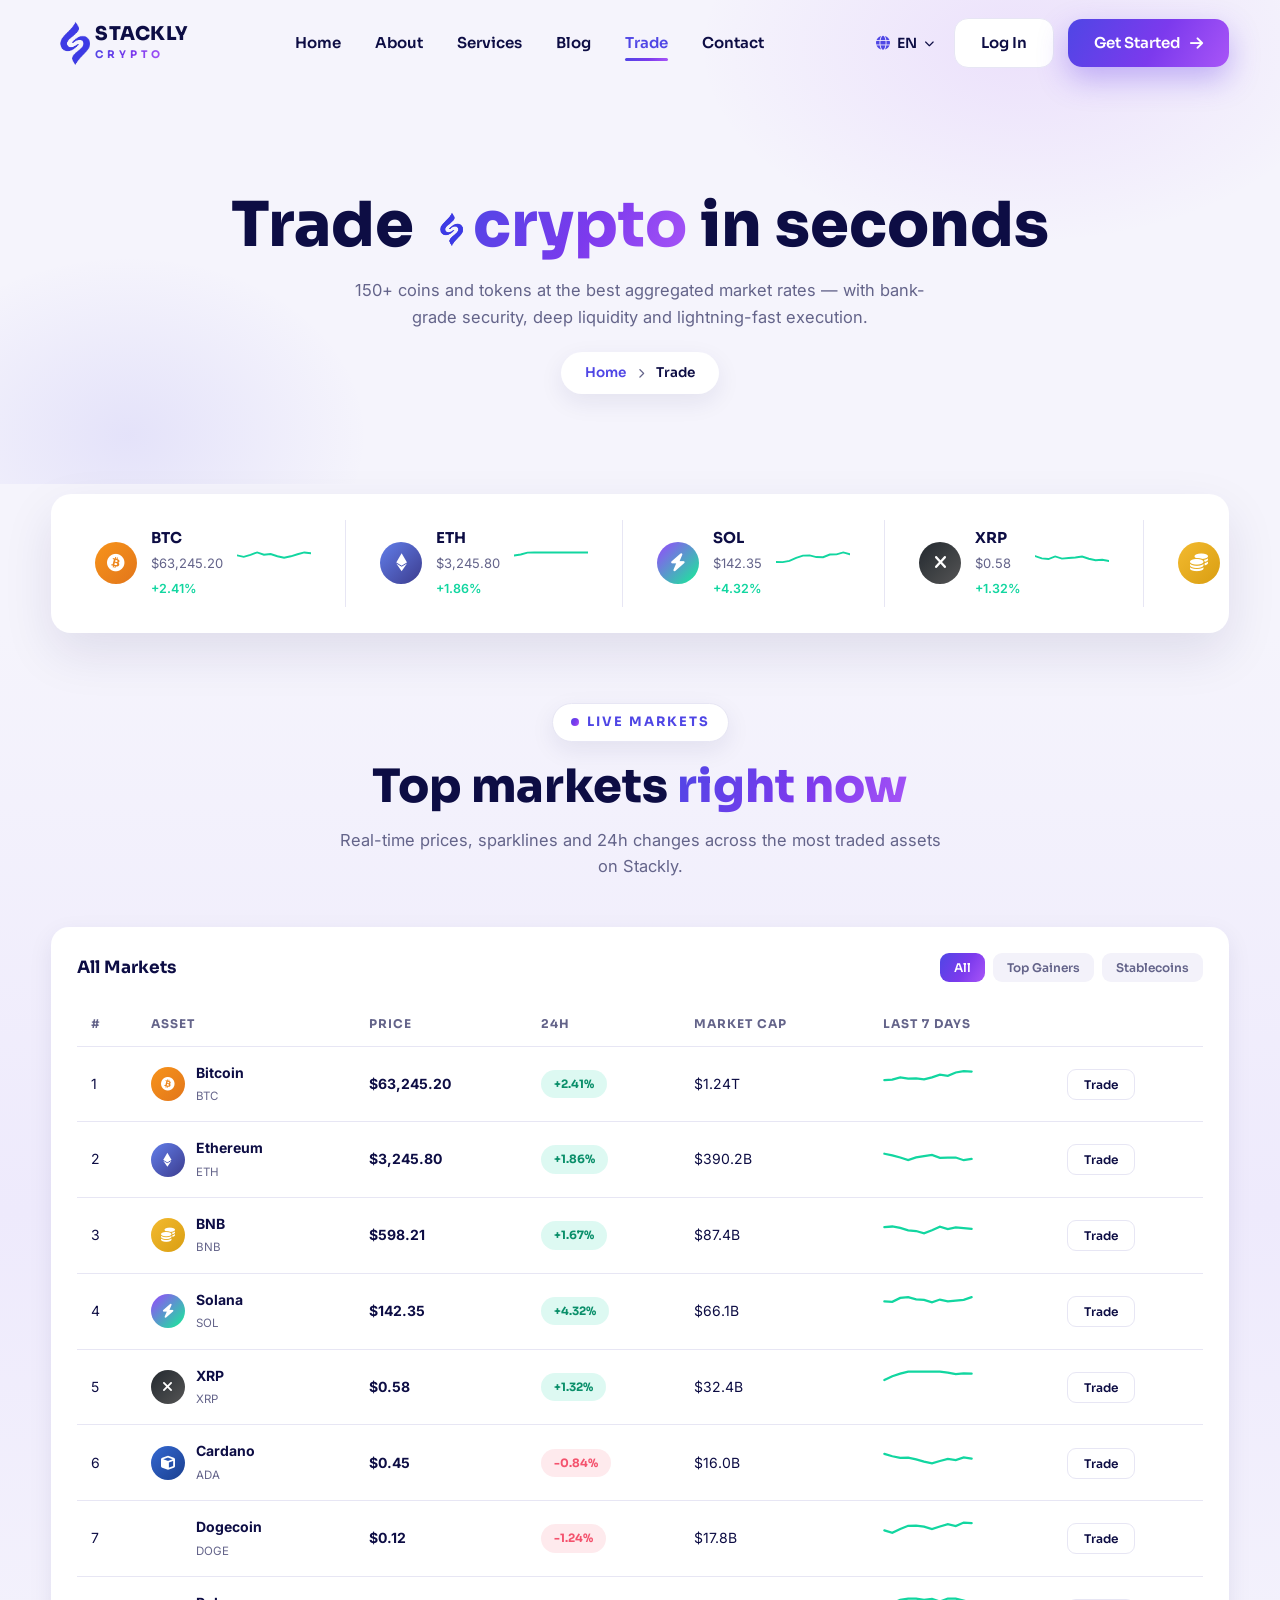
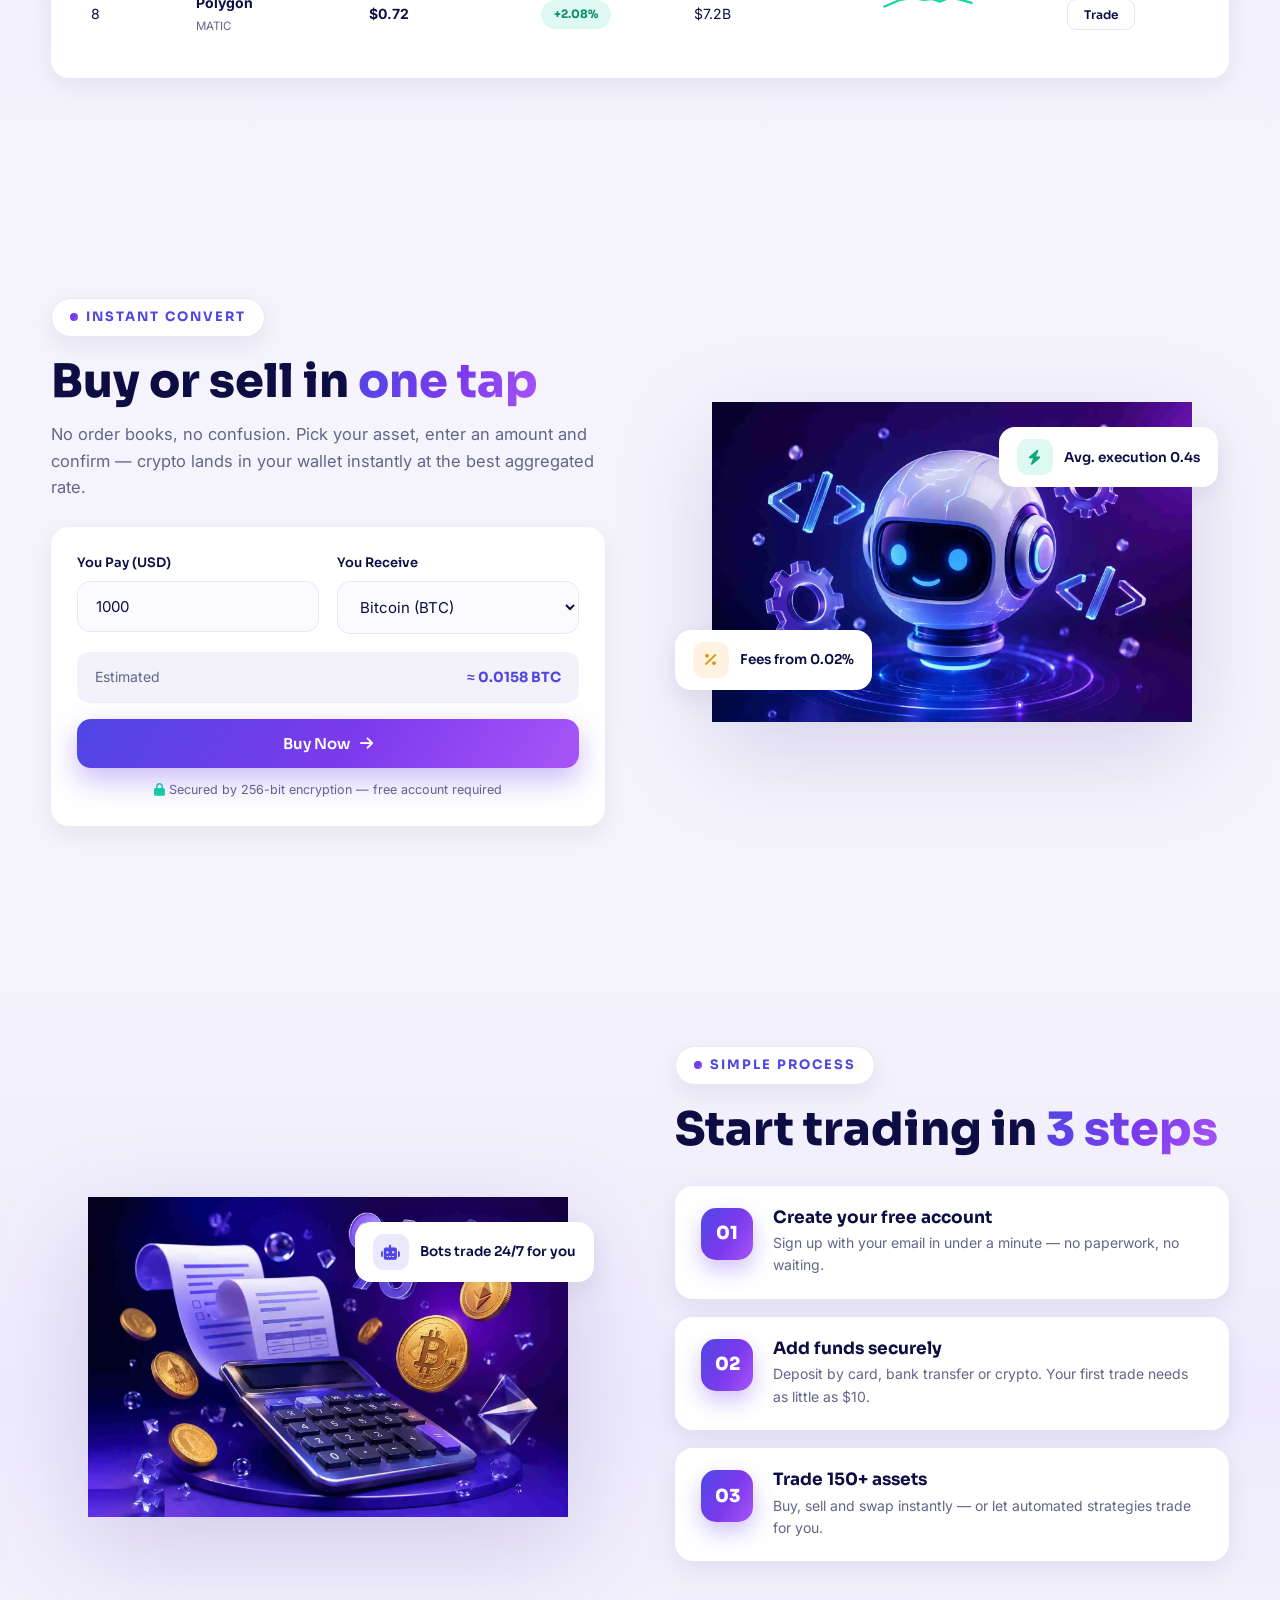
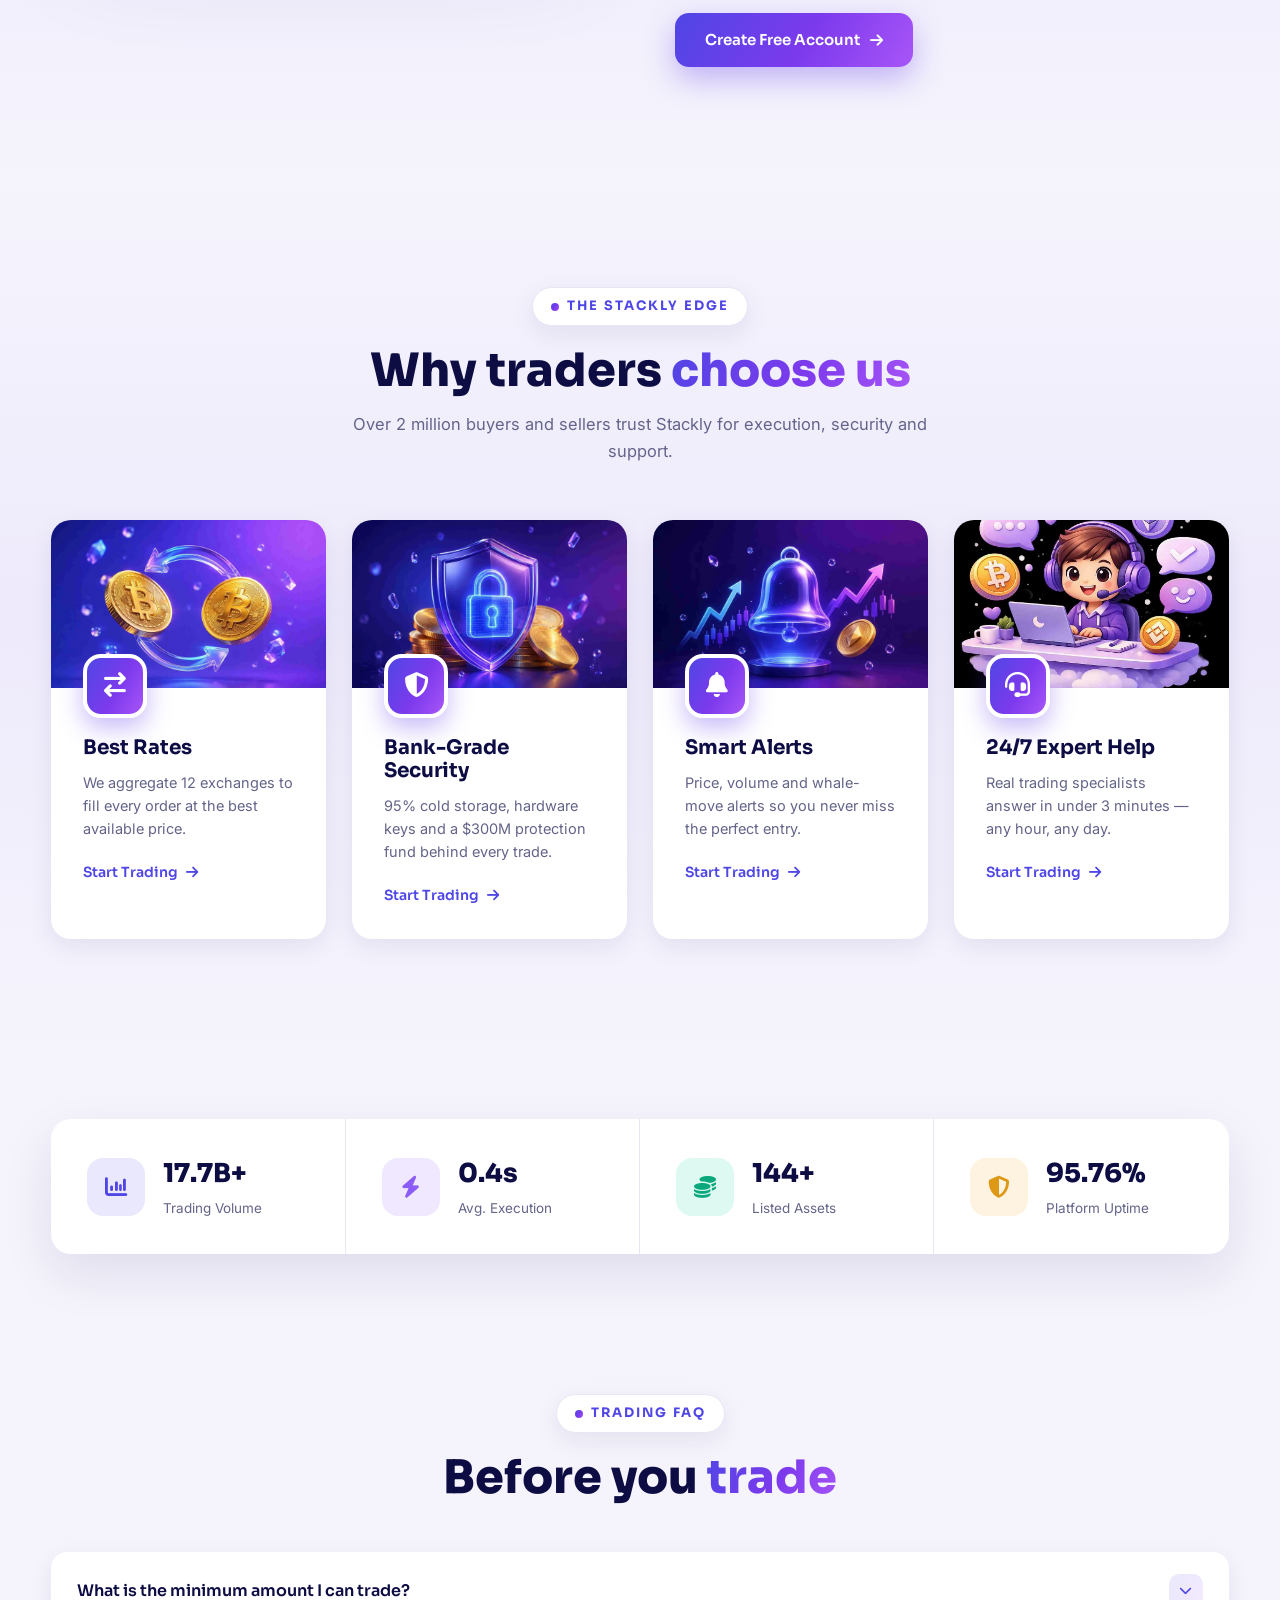
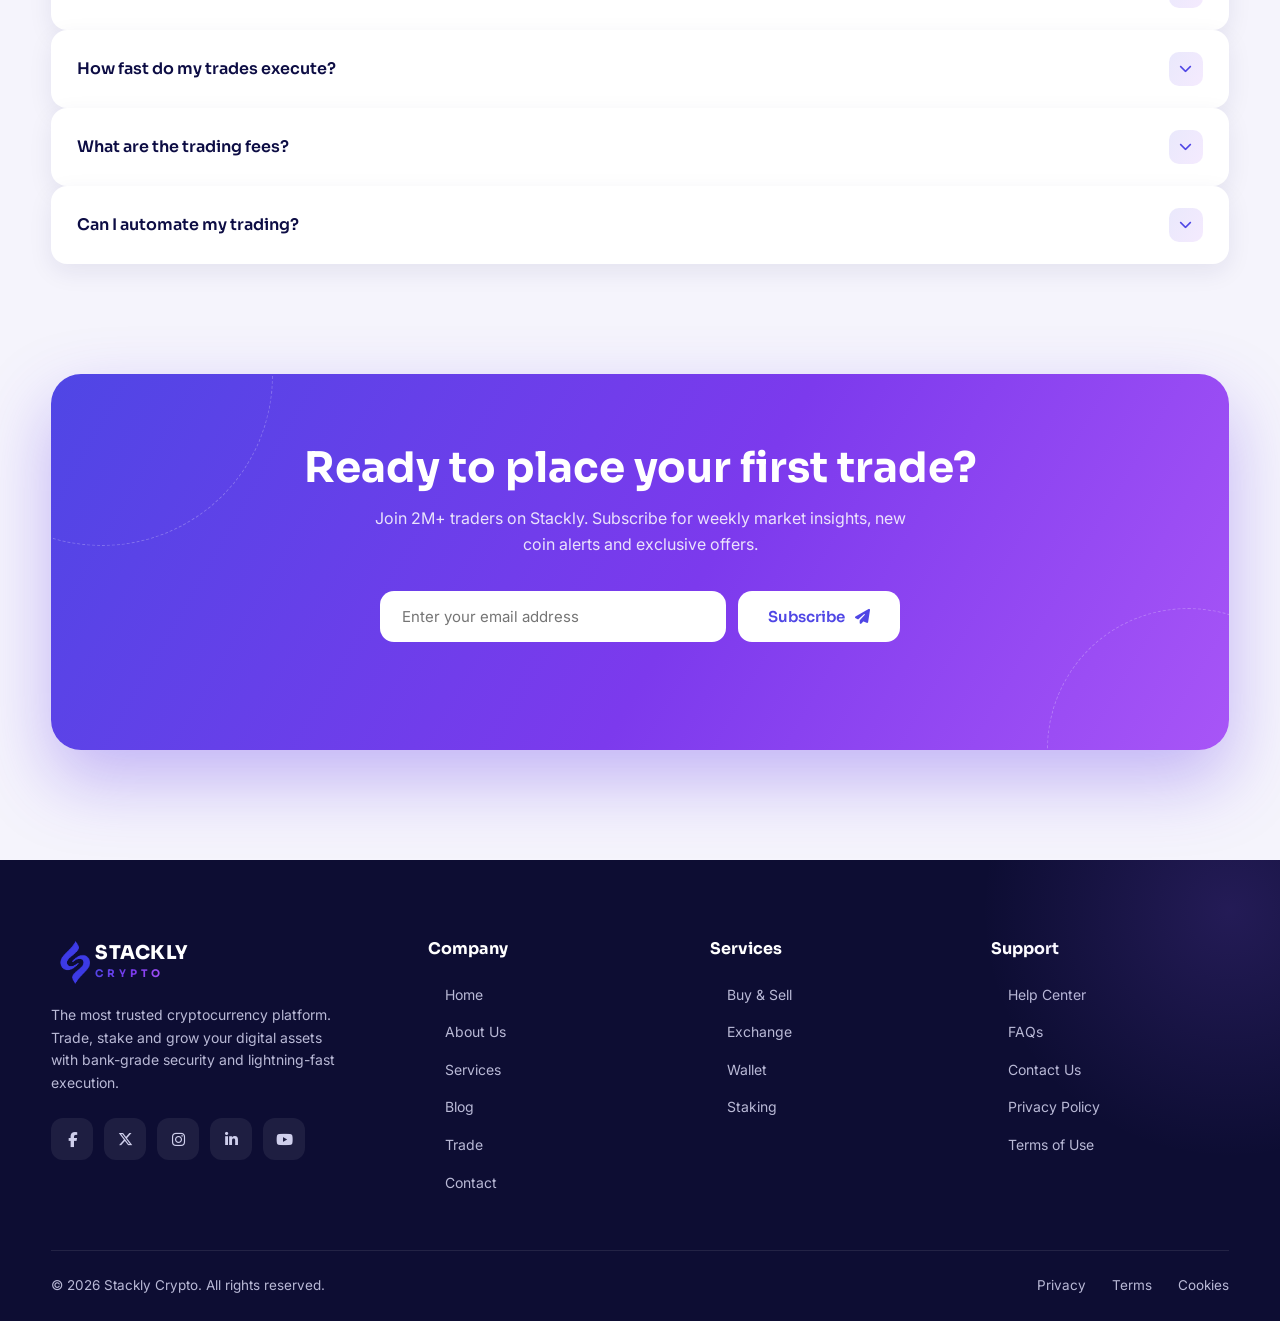
<file: trade.html>
<!DOCTYPE html>
<html lang="en">
<head>
<meta charset="UTF-8">
<meta name="viewport" content="width=device-width, initial-scale=1.0">
<title>Trade Crypto — Stackly Crypto</title>
<link rel="preconnect" href="https://fonts.googleapis.com">
<link href="https://fonts.googleapis.com/css2?family=Inter:wght@400;500;600;700&family=Sora:wght@500;600;700;800&display=swap" rel="stylesheet">
<link rel="stylesheet" href="https://cdnjs.cloudflare.com/ajax/libs/font-awesome/6.5.2/css/all.min.css">
<link rel="stylesheet" href="css/style.css">
</head>
<body>
<header id="site-header" data-active="trade"></header>

<!-- ================= 1. PAGE HERO ================= -->
<section class="page-hero">
  <div class="container">
    <h1 data-reveal>Trade <img src="images/logo.webp" alt="Stackly logo" style="width:34px;height:34px;display:inline-block;vertical-align:middle;margin:0 6px;border-radius:10px"><span class="grad-text" style="background:var(--grad);-webkit-background-clip:text;background-clip:text;color:transparent">crypto</span> in seconds</h1>
    <p data-reveal data-delay="100">150+ coins and tokens at the best aggregated market rates — with bank-grade security, deep liquidity and lightning-fast execution.</p>
    <div class="breadcrumb" data-reveal data-delay="200"><a href="index.html">Home</a><i class="fa-solid fa-chevron-right"></i><span>Trade</span></div>
  </div>
</section>

<!-- ================= 2. LIVE TICKER ================= -->
<section style="padding:20px 0 0">
  <div class="container">
    <div class="ticker-wrap" data-reveal="zoom">
      <div class="ticker" id="ticker">
        <div class="coin-item"><span class="coin-logo coin-btc"><i class="fa-brands fa-bitcoin"></i></span>
          <div class="coin-info"><b>BTC</b><small data-price="63245.20">$63,245.20</small><br><span class="up">+2.41%</span></div>
          <svg class="spark" viewBox="0 0 77 30"></svg></div>
        <div class="coin-item"><span class="coin-logo coin-eth"><i class="fa-brands fa-ethereum"></i></span>
          <div class="coin-info"><b>ETH</b><small data-price="3245.80">$3,245.80</small><br><span class="up">+1.86%</span></div>
          <svg class="spark" viewBox="0 0 77 30"></svg></div>
        <div class="coin-item"><span class="coin-logo coin-sol"><i class="fa-solid fa-bolt"></i></span>
          <div class="coin-info"><b>SOL</b><small data-price="142.35">$142.35</small><br><span class="up">+4.32%</span></div>
          <svg class="spark" viewBox="0 0 77 30"></svg></div>
        <div class="coin-item"><span class="coin-logo coin-xrp"><i class="fa-solid fa-xmark"></i></span>
          <div class="coin-info"><b>XRP</b><small data-price="0.58">$0.58</small><br><span class="up">+1.32%</span></div>
          <svg class="spark" viewBox="0 0 77 30"></svg></div>
        <div class="coin-item"><span class="coin-logo coin-bnb"><i class="fa-solid fa-coins"></i></span>
          <div class="coin-info"><b>BNB</b><small data-price="598.21">$598.21</small><br><span class="up">+1.67%</span></div>
          <svg class="spark" viewBox="0 0 77 30"></svg></div>
        <div class="coin-item"><span class="coin-logo coin-ada"><i class="fa-solid fa-cube"></i></span>
          <div class="coin-info"><b>ADA</b><small data-price="0.45">$0.45</small><br><span class="down">-0.84%</span></div>
          <svg class="spark" viewBox="0 0 77 30"></svg></div>
      </div>
    </div>
  </div>
</section>

<!-- ================= 3. MARKETS TABLE ================= -->
<section class="services-sec" style="padding-top:70px">
  <div class="container">
    <div class="sec-head-center" data-reveal>
      <span class="sec-tag">Live Markets</span>
      <h2 class="sec-title">Top markets <span class="grad-text">right now</span></h2>
      <p class="sec-sub">Real-time prices, sparklines and 24h changes across the most traded assets on Stackly.</p>
    </div>
    <div class="panel" data-reveal style="margin-top:48px">
      <div class="panel-head"><h3>All Markets</h3>
        <div class="chart-tabs"><button class="active">All</button><button>Top Gainers</button><button>Stablecoins</button></div>
      </div>
      <div style="overflow-x:auto">
      <table class="dash-table">
        <thead><tr><th>#</th><th>Asset</th><th>Price</th><th>24h</th><th>Market Cap</th><th>Last 7 Days</th><th></th></tr></thead>
        <tbody>
          <tr><td>1</td><td><div class="t-coin"><span class="coin-logo coin-btc"><i class="fa-brands fa-bitcoin"></i></span><div><b>Bitcoin</b><small>BTC</small></div></div></td>
            <td><b data-price="63245.20">$63,245.20</b></td><td><span class="badge badge-green">+2.41%</span></td><td>$1.24T</td>
            <td><svg class="spark" viewBox="0 0 77 30" style="width:90px;height:34px"></svg></td>
            <td><a href="register.html" class="tbl-btn">Trade</a></td></tr>
          <tr><td>2</td><td><div class="t-coin"><span class="coin-logo coin-eth"><i class="fa-brands fa-ethereum"></i></span><div><b>Ethereum</b><small>ETH</small></div></div></td>
            <td><b data-price="3245.80">$3,245.80</b></td><td><span class="badge badge-green">+1.86%</span></td><td>$390.2B</td>
            <td><svg class="spark" viewBox="0 0 77 30" style="width:90px;height:34px"></svg></td>
            <td><a href="register.html" class="tbl-btn">Trade</a></td></tr>
          <tr><td>3</td><td><div class="t-coin"><span class="coin-logo coin-bnb"><i class="fa-solid fa-coins"></i></span><div><b>BNB</b><small>BNB</small></div></div></td>
            <td><b data-price="598.21">$598.21</b></td><td><span class="badge badge-green">+1.67%</span></td><td>$87.4B</td>
            <td><svg class="spark" viewBox="0 0 77 30" style="width:90px;height:34px"></svg></td>
            <td><a href="register.html" class="tbl-btn">Trade</a></td></tr>
          <tr><td>4</td><td><div class="t-coin"><span class="coin-logo coin-sol"><i class="fa-solid fa-bolt"></i></span><div><b>Solana</b><small>SOL</small></div></div></td>
            <td><b data-price="142.35">$142.35</b></td><td><span class="badge badge-green">+4.32%</span></td><td>$66.1B</td>
            <td><svg class="spark" viewBox="0 0 77 30" style="width:90px;height:34px"></svg></td>
            <td><a href="register.html" class="tbl-btn">Trade</a></td></tr>
          <tr><td>5</td><td><div class="t-coin"><span class="coin-logo coin-xrp"><i class="fa-solid fa-xmark"></i></span><div><b>XRP</b><small>XRP</small></div></div></td>
            <td><b data-price="0.58">$0.58</b></td><td><span class="badge badge-green">+1.32%</span></td><td>$32.4B</td>
            <td><svg class="spark" viewBox="0 0 77 30" style="width:90px;height:34px"></svg></td>
            <td><a href="register.html" class="tbl-btn">Trade</a></td></tr>
          <tr><td>6</td><td><div class="t-coin"><span class="coin-logo coin-ada"><i class="fa-solid fa-cube"></i></span><div><b>Cardano</b><small>ADA</small></div></div></td>
            <td><b data-price="0.45">$0.45</b></td><td><span class="badge badge-red">-0.84%</span></td><td>$16.0B</td>
            <td><svg class="spark" viewBox="0 0 77 30" style="width:90px;height:34px"></svg></td>
            <td><a href="register.html" class="tbl-btn">Trade</a></td></tr>
          <tr><td>7</td><td><div class="t-coin"><span class="coin-logo coin-doge"><i class="fa-solid fa-dog"></i></span><div><b>Dogecoin</b><small>DOGE</small></div></div></td>
            <td><b data-price="0.12">$0.12</b></td><td><span class="badge badge-red">-1.24%</span></td><td>$17.8B</td>
            <td><svg class="spark" viewBox="0 0 77 30" style="width:90px;height:34px"></svg></td>
            <td><a href="register.html" class="tbl-btn">Trade</a></td></tr>
          <tr><td>8</td><td><div class="t-coin"><span class="coin-logo coin-matic"><i class="fa-solid fa-hexagon-nodes"></i></span><div><b>Polygon</b><small>MATIC</small></div></div></td>
            <td><b data-price="0.72">$0.72</b></td><td><span class="badge badge-green">+2.08%</span></td><td>$7.2B</td>
            <td><svg class="spark" viewBox="0 0 77 30" style="width:90px;height:34px"></svg></td>
            <td><a href="register.html" class="tbl-btn">Trade</a></td></tr>
        </tbody>
      </table>
      </div>
    </div>
  </div>
</section>

<!-- ================= 4. INSTANT CONVERT ================= -->
<section class="about-sec">
  <div class="container about-grid">
    <div data-reveal="left">
      <span class="sec-tag">Instant Convert</span>
      <h2 class="sec-title">Buy or sell in <span class="grad-text">one tap</span></h2>
      <p class="sec-sub">No order books, no confusion. Pick your asset, enter an amount and confirm — crypto lands in your wallet instantly at the best aggregated rate.</p>
      <div class="panel" style="margin-top:26px">
        <form class="dash-form" id="convertForm">
          <div class="form-row">
            <div class="form-group"><label>You Pay (USD)</label><input type="number" value="1000" min="10"></div>
            <div class="form-group"><label>You Receive</label>
              <select><option>Bitcoin (BTC)</option><option>Ethereum (ETH)</option><option>Solana (SOL)</option><option>BNB</option><option>XRP</option></select></div>
          </div>
          <div class="convert-preview"><span>Estimated</span><b>≈ 0.0158 BTC</b></div>
          <button class="btn btn-primary" style="width:100%;justify-content:center;margin-top:16px">Buy Now <i class="fa-solid fa-arrow-right"></i></button>
          <p style="text-align:center;color:var(--muted);font-size:12.5px;margin-top:12px"><i class="fa-solid fa-lock" style="color:var(--mint)"></i> Secured by 256-bit encryption — free account required</p>
        </form>
      </div>
    </div>
    <div class="about-visual" data-reveal="right">
      <img src="images/svc-bots_11zon.webp" alt="Pro trading terminal">
      <div class="float-chip chip-1"><i class="si-mint" style="border-radius:11px;display:grid;place-items:center"><span class="fa-solid fa-bolt"></span></i> Avg. execution 0.4s</div>
      <div class="float-chip chip-2"><i class="si-gold" style="border-radius:11px;display:grid;place-items:center"><span class="fa-solid fa-percent"></span></i> Fees from 0.02%</div>
    </div>
  </div>
</section>

<!-- ================= 5. HOW TO TRADE ================= -->
<section class="how-sec">
  <div class="container about-grid">
    <div class="about-visual" data-reveal="left">
      <img src="images/blog-taxes_11zon.webp" alt="Automated trading bots">
      <div class="float-chip chip-1"><i class="si-blue" style="border-radius:11px;display:grid;place-items:center"><span class="fa-solid fa-robot"></span></i> Bots trade 24/7 for you</div>
    </div>
    <div data-reveal="right">
      <span class="sec-tag">Simple Process</span>
      <h2 class="sec-title">Start trading in <span class="grad-text">3 steps</span></h2>
      <div class="steps-list">
        <div class="step-item" data-reveal><span class="step-num">01</span>
          <div><h3>Create your free account</h3><p>Sign up with your email in under a minute — no paperwork, no waiting.</p></div></div>
        <div class="step-item" data-reveal data-delay="120"><span class="step-num">02</span>
          <div><h3>Add funds securely</h3><p>Deposit by card, bank transfer or crypto. Your first trade needs as little as $10.</p></div></div>
        <div class="step-item" data-reveal data-delay="240"><span class="step-num">03</span>
          <div><h3>Trade 150+ assets</h3><p>Buy, sell and swap instantly — or let automated strategies trade for you.</p></div></div>
      </div>
      <a href="register.html" class="btn btn-primary" style="margin-top:26px">Create Free Account <i class="fa-solid fa-arrow-right"></i></a>
    </div>
  </div>
</section>

<!-- ================= 6. WHY TRADE WITH STACKLY ================= -->
<section class="services-sec">
  <div class="container">
    <div class="sec-head-center" data-reveal>
      <span class="sec-tag">The Stackly Edge</span>
      <h2 class="sec-title">Why traders <span class="grad-text">choose us</span></h2>
      <p class="sec-sub">Over 2 million buyers and sellers trust Stackly for execution, security and support.</p>
    </div>
    <div class="services-grid cols-4">
      <div class="svc-card has-img" data-reveal><img class="svc-img" src="images/svc-exchange_11zon.webp" alt="Best market rates" loading="lazy">
        <div class="svc-body"><span class="svc-icon"><i class="fa-solid fa-arrow-right-arrow-left"></i></span>
        <h3>Best Rates</h3><p>We aggregate 12 exchanges to fill every order at the best available price.</p>
        <a href="register.html" class="svc-link">Start Trading <i class="fa-solid fa-arrow-right"></i></a></div></div>
      <div class="svc-card has-img" data-reveal data-delay="100"><img class="svc-img" src="images/svc-security_11zon.webp" alt="Bank-grade security" loading="lazy">
        <div class="svc-body"><span class="svc-icon"><i class="fa-solid fa-shield-halved"></i></span>
        <h3>Bank-Grade Security</h3><p>95% cold storage, hardware keys and a $300M protection fund behind every trade.</p>
        <a href="register.html" class="svc-link">Start Trading <i class="fa-solid fa-arrow-right"></i></a></div></div>
      <div class="svc-card has-img" data-reveal data-delay="200"><img class="svc-img" src="images/svc-alerts_11zon.webp" alt="Smart price alerts" loading="lazy">
        <div class="svc-body"><span class="svc-icon"><i class="fa-solid fa-bell"></i></span>
        <h3>Smart Alerts</h3><p>Price, volume and whale-move alerts so you never miss the perfect entry.</p>
        <a href="register.html" class="svc-link">Start Trading <i class="fa-solid fa-arrow-right"></i></a></div></div>
      <div class="svc-card has-img" data-reveal data-delay="300"><img class="svc-img" src="images/support_11zon.webp" alt="24/7 expert support" loading="lazy">
        <div class="svc-body"><span class="svc-icon"><i class="fa-solid fa-headset"></i></span>
        <h3>24/7 Expert Help</h3><p>Real trading specialists answer in under 3 minutes — any hour, any day.</p>
        <a href="register.html" class="svc-link">Start Trading <i class="fa-solid fa-arrow-right"></i></a></div></div>
    </div>
  </div>
</section>

<!-- ================= 7. STATS BAND ================= -->
<section class="stats-band">
  <div class="container">
    <div class="stats-card" data-reveal>
      <div class="stat"><span class="stat-icon si-blue"><i class="fa-solid fa-chart-column"></i></span>
        <div><b><span data-count="18.5"></span>B+</b><small>Trading Volume</small></div></div>
      <div class="stat"><span class="stat-icon si-violet"><i class="fa-solid fa-bolt"></i></span>
        <div><b><span data-count="0.4"></span>s</b><small>Avg. Execution</small></div></div>
      <div class="stat"><span class="stat-icon si-mint"><i class="fa-solid fa-coins"></i></span>
        <div><b><span data-count="150"></span>+</b><small>Listed Assets</small></div></div>
      <div class="stat"><span class="stat-icon si-gold"><i class="fa-solid fa-shield-halved"></i></span>
        <div><b><span data-count="99.99"></span>%</b><small>Platform Uptime</small></div></div>
    </div>
  </div>
</section>

<!-- ================= 8. TRADING FAQ ================= -->
<section class="faq-sec">
  <div class="container">
    <div class="sec-head-center" data-reveal>
      <span class="sec-tag">Trading FAQ</span>
      <h2 class="sec-title">Before you <span class="grad-text">trade</span></h2>
    </div>
    <div class="faq-wrap" style="margin-top:48px">
      <div class="faq-item">
        <button class="faq-q">What is the minimum amount I can trade? <span class="fq-icon"><i class="fa-solid fa-chevron-down"></i></span></button>
        <div class="faq-a"><p>You can start with as little as $10. There are no maximum limits for verified accounts — institutional sellers can access our OTC desk for orders above $100K.</p></div>
      </div>
      <div class="faq-item">
        <button class="faq-q">How fast do my trades execute? <span class="fq-icon"><i class="fa-solid fa-chevron-down"></i></span></button>
        <div class="faq-a"><p>Instant conversions settle in under a second. Limit orders on the pro terminal execute as soon as the market hits your price — 99.99% uptime guaranteed.</p></div>
      </div>
      <div class="faq-item">
        <button class="faq-q">What are the trading fees? <span class="fq-icon"><i class="fa-solid fa-chevron-down"></i></span></button>
        <div class="faq-a"><p>Fees start at 0.25% on the free Starter plan and drop to 0.02% for Institutional members. The exact fee is always shown before you confirm — no hidden costs, ever.</p></div>
      </div>
      <div class="faq-item">
        <button class="faq-q">Can I automate my trading? <span class="fq-icon"><i class="fa-solid fa-chevron-down"></i></span></button>
        <div class="faq-a"><p>Yes — the no-code strategy builder lets you automate buys, sells and DCA schedules, and pro users can connect bots through our REST and WebSocket APIs.</p></div>
      </div>
    </div>
  </div>
</section>

<!-- ================= 9. CTA ================= -->
<section class="cta-band">
  <div class="container">
    <div class="cta-box" data-reveal="zoom">
      <h2>Ready to place your first trade?</h2>
      <p>Join 2M+ traders on Stackly. Subscribe for weekly market insights, new coin alerts and exclusive offers.</p>
      <form class="newsletter" id="newsletterForm" novalidate>
        <input type="email" placeholder="Enter your email address" aria-label="Email">
        <button type="submit" class="btn btn-white">Subscribe <i class="fa-solid fa-paper-plane"></i></button>
      </form>
      <div class="nl-msg" id="nlMsg"></div>
    </div>
  </div>
</section>

<footer id="site-footer"></footer>

<script src="js/main.js"></script>
<script>
  // Convert form leads to account creation (trading requires a free account)
  document.getElementById("convertForm").addEventListener("submit", function (e) {
    e.preventDefault();
    window.location.href = "register.html";
  });
</script>
</body>
</html>
</file>
<file: css/style.css>
/* ============================================================
   STACKLY CRYPTO — Global Stylesheet (Pure Vanilla CSS)
   ============================================================ */
:root{
  --blue:#4f46e5;
  --violet:#8b5cf6;
  --purple:#a855f7;
  --grad:linear-gradient(120deg,#4f46e5 0%,#7c3aed 55%,#a855f7 100%);
  --grad-soft:linear-gradient(120deg,rgba(79,70,229,.12),rgba(168,85,247,.12));
  --ink:#0d0d44;
  --muted:#64648a;
  --bg:#f5f4fc;
  --white:#ffffff;
  --mint:#12d6a0;
  --red:#f4536e;
  --gold:#f7b955;
  --border:#e7e6f4;
  --shadow:0 20px 50px rgba(30,20,90,.10);
  --shadow-sm:0 8px 24px rgba(30,20,90,.08);
  --radius:20px;
  --font-head:'Sora',sans-serif;
  --font-body:'Inter',sans-serif;
}
html,
body {
    width: 100% !important;
    overflow-x: hidden !important;
}
*{margin:0;padding:0;box-sizing:border-box}
html{scroll-behavior:smooth}
body{
  font-family:var(--font-body);
  background:var(--bg);
  color:var(--ink);
  line-height:1.6;
  overflow-x:hidden;
}
img{max-width:100%;display:block}
a{text-decoration:none;color:inherit}
ul{list-style:none}
h1,h2,h3,h4{font-family:var(--font-head);line-height:1.15;color:var(--ink)}
.container{width:min(1200px,92%);margin:0 auto}
section{position:relative}

/* ---------- Buttons ---------- */
.btn{
  display:inline-flex;align-items:center;gap:10px;
  font-family:var(--font-head);font-weight:600;font-size:15px;
  padding:15px 30px;border-radius:14px;border:none;cursor:pointer;
  transition:transform .3s cubic-bezier(.34,1.56,.64,1),box-shadow .3s;
  position:relative;overflow:hidden;
}
.btn-primary{background:var(--grad);color:#fff;box-shadow:0 12px 30px rgba(99,60,235,.35)}
.btn-primary::after{
  content:"";position:absolute;inset:0;
  background:linear-gradient(120deg,transparent 30%,rgba(255,255,255,.35) 50%,transparent 70%);
  transform:translateX(-120%);transition:transform .6s;
}
.btn-primary:hover{transform:translateY(-4px) scale(1.02);box-shadow:0 18px 40px rgba(99,60,235,.45)}
.btn-primary:hover::after{transform:translateX(120%)}
.btn-outline{background:#fff;color:var(--ink);border:1.5px solid var(--border)}
.btn-outline:hover{transform:translateY(-4px);border-color:var(--violet);color:var(--blue);box-shadow:var(--shadow-sm)}
.btn-ghost{background:transparent;color:var(--ink)}
.btn i{transition:transform .3s}
.btn:hover i{transform:translateX(5px)}

/* ---------- Section heading ---------- */
.sec-tag{
  display:inline-flex;align-items:center;gap:8px;
  font-family:var(--font-head);font-size:13px;font-weight:700;letter-spacing:2px;
  text-transform:uppercase;color:var(--blue);
  background:#fff;border:1px solid var(--border);
  padding:8px 18px;border-radius:100px;box-shadow:var(--shadow-sm);
}
.sec-tag::before{content:"";width:8px;height:8px;border-radius:50%;background:var(--grad);animation:pulse 1.6s infinite}
.sec-title{font-size:clamp(30px,4vw,46px);font-weight:800;margin:18px 0 14px}
.sec-title .grad-text{background:var(--grad);-webkit-background-clip:text;background-clip:text;color:transparent}
.sec-sub{color:var(--muted);max-width:620px;font-size:16.5px}
.sec-head-center{text-align:center}
.sec-head-center .sec-sub{margin:0 auto}

/* ---------- Header ---------- */
.site-header{
  position:fixed;top:0;left:0;right:0;z-index:1000;
  padding:18px 0;transition:all .35s;
}
.site-header.scrolled{
  background:rgba(255,255,255,.9);backdrop-filter:blur(16px);
  box-shadow:0 6px 30px rgba(30,20,90,.08);padding:10px 0;
}
.header-inner{display:flex;align-items:center;justify-content:space-between;gap:20px}
.logo{display:flex;align-items:center;gap:0}
.logo-mark{width:44px;height:44px;flex:none}
.logo-text{font-family:var(--font-head);line-height:1.05}
.logo-text b{font-size:19px;font-weight:800;letter-spacing:.5px;display:block}
.logo-text span{font-size:10.5px;font-weight:700;letter-spacing:4px;background:var(--grad);-webkit-background-clip:text;background-clip:text;color:transparent}
.main-nav{display:flex;align-items:center;gap:34px}
.main-nav a{
  font-family:var(--font-head);font-size:15px;font-weight:600;color:var(--ink);
  position:relative;padding:6px 0;transition:color .3s;
}
.main-nav a::after{
  content:"";position:absolute;left:0;bottom:0;height:3px;width:0;
  background:var(--grad);border-radius:3px;transition:width .35s;
}
.main-nav a:hover::after,.main-nav a.active::after{width:100%}
.main-nav a.active{color:var(--blue)}
.header-actions{display:flex;align-items:center;gap:14px}
.lang-select{
  display:flex;align-items:center;gap:7px;font-family:var(--font-head);
  font-weight:600;font-size:14px;cursor:pointer;position:relative;padding:8px 6px;
}
.lang-select i.fa-globe{color:var(--blue)}
.lang-menu{
  position:absolute;top:110%;right:0;background:#fff;border-radius:14px;
  box-shadow:var(--shadow);padding:8px;min-width:130px;
  opacity:0;visibility:hidden;transform:translateY(10px);transition:all .3s;
}
.lang-select:hover .lang-menu{opacity:1;visibility:visible;transform:translateY(0)}
.lang-menu a{display:block;padding:9px 14px;border-radius:9px;font-size:14px;font-weight:500}
.lang-menu a:hover{background:var(--grad-soft);color:var(--blue)}
.hamburger{display:none;background:none;border:none;cursor:pointer;width:44px;height:44px;position:relative;z-index:1002}
.hamburger span{display:block;width:26px;height:2.5px;background:var(--ink);margin:5.5px auto;border-radius:3px;transition:all .35s}
.hamburger.open span:nth-child(1){transform:translateY(8px) rotate(45deg)}
.hamburger.open span:nth-child(2){opacity:0}
.hamburger.open span:nth-child(3){transform:translateY(-8px) rotate(-45deg)}
.mobile-menu{
  position:fixed;inset:0;background:rgba(255,255,255,.98);backdrop-filter:blur(20px);
  z-index:999;display:none;flex-direction:column;align-items:center;justify-content:flex-start;gap:8px;
  padding:96px 24px 32px;overflow-y:auto;
}
.mobile-menu.open{display:flex}
.mobile-menu a{
  font-family:var(--font-head);font-size:26px;font-weight:700;padding:12px;color:var(--ink);
}
.mobile-menu a:hover{color:var(--blue)}
.mobile-menu .btn{margin-top:14px;font-size:16px}

/* ---------- Hero ---------- */
.hero{
  min-height:100vh;display:flex;align-items:center;
  padding:150px 0 60px;position:relative;overflow:hidden;
  background:
    radial-gradient(600px 400px at 85% 20%,rgba(168,85,247,.10),transparent 65%),
    radial-gradient(500px 400px at 5% 80%,rgba(79,70,229,.08),transparent 60%),
    var(--bg);
}
.hero-grid{display:grid;grid-template-columns:1.05fr .95fr;gap:40px;align-items:center}
.hero-badge{
  display:inline-flex;align-items:center;gap:10px;font-family:var(--font-head);
  font-size:13px;font-weight:700;letter-spacing:2.5px;color:var(--ink);margin-bottom:22px;
}
.hero-badge .burst{width:22px;height:22px;color:var(--violet);animation:spin 8s linear infinite}
.hero-title{
  font-size:clamp(52px,8.5vw,110px);font-weight:800;letter-spacing:-1px;
  line-height:.98;margin-bottom:8px;
}
.hero-title .ltr{display:inline-block;opacity:0;transform:translateY(60px) rotate(6deg);animation:ltrIn .7s cubic-bezier(.22,1,.36,1) forwards}
.hero-underline{display:block;width:min(420px,80%);margin:14px 0 26px}
.hero-underline path{stroke-dasharray:600;stroke-dashoffset:600;animation:draw 1.4s .9s ease forwards}
.hero p.lead{color:var(--muted);font-size:17.5px;max-width:480px;margin-bottom:36px}
.hero-cta{display:flex;align-items:center;gap:26px;flex-wrap:wrap}
.watch-video{display:flex;align-items:center;gap:14px;cursor:pointer;font-family:var(--font-head)}
.play-btn{
  width:58px;height:58px;border-radius:50%;background:#fff;display:grid;place-items:center;
  box-shadow:var(--shadow-sm);position:relative;transition:transform .3s;
}
.play-btn::before{content:"";position:absolute;inset:-6px;border-radius:50%;border:2px solid rgba(139,92,246,.35);animation:ripple 2s infinite}
.play-btn i{color:var(--blue);margin-left:3px}
.watch-video:hover .play-btn{transform:scale(1.1)}
.watch-video b{font-size:15px;display:block}
.watch-video small{color:var(--muted);font-size:12.5px}
.hero-visual{position:relative;display:flex;justify-content:center}
.hero-sphere{width:min(560px,100%);animation:floatY 6s ease-in-out infinite;filter:drop-shadow(0 40px 60px rgba(60,30,140,.18))}
.hero-circle{position:absolute;inset:6% -4%;border:1.5px dashed rgba(139,92,246,.30);border-radius:50%;animation:spin 40s linear infinite;pointer-events:none}
.get-started-card{
  position:absolute;bottom:8%;left:50%;transform:translateX(-50%);
  background:#fff;border-radius:var(--radius);box-shadow:var(--shadow);
  padding:22px 24px;width:min(330px,86%);
  animation:floatY 5s .6s ease-in-out infinite;cursor:pointer;transition:transform .3s;
}
.get-started-card:hover{transform:translateX(-50%) translateY(-6px)}
.gs-head{display:flex;align-items:center;gap:13px;margin-bottom:12px}
.gs-icon{width:48px;height:48px;border-radius:50%;background:var(--grad-soft);display:grid;place-items:center;color:var(--violet);font-size:20px;animation:pulse 2.2s infinite}
.gs-head b{font-family:var(--font-head);font-size:15px;display:block}
.gs-head small{color:var(--muted);font-size:12.5px}
.get-started-card p{font-size:13.5px;color:var(--muted);line-height:1.65}
.hero-dots{position:absolute;display:grid;grid-template-columns:repeat(6,7px);gap:11px;opacity:.6}
.hero-dots i{width:5px;height:5px;border-radius:50%;background:var(--violet);display:block;animation:pulse 2.4s infinite}
.hero-dots.left{left:0;top:38%}
.hero-dots.right{right:0;bottom:18%}
.ribbon{position:absolute;pointer-events:none;opacity:.55}
.ribbon-1{top:12%;left:-2%;width:220px;animation:floatY 7s ease-in-out infinite}
.ribbon-2{top:16%;right:-1%;width:200px;animation:floatY 8s 1s ease-in-out infinite reverse}

/* ---------- Ticker ---------- */
.ticker-wrap{
  background:#fff;border-radius:var(--radius);box-shadow:var(--shadow);
  padding:26px 10px;margin-top:-10px;position:relative;z-index:5;overflow:hidden;
}
.ticker{display:flex;gap:0;width:max-content;animation:marquee 26s linear infinite}
.ticker-wrap:hover .ticker{animation-play-state:paused}
.coin-item{
  display:flex;align-items:center;gap:14px;padding:6px 34px;
  border-right:1px solid var(--border);min-width:250px;
}
.coin-item:last-child{border-right:none}
.coin-logo{width:42px;height:42px;border-radius:50%;display:grid;place-items:center;color:#fff;font-size:18px;flex:none}
.coin-btc{background:linear-gradient(135deg,#f7931a,#e2761b)}
.coin-eth{background:linear-gradient(135deg,#627eea,#3c3c8e)}
.coin-sol{background:linear-gradient(135deg,#9945ff,#14f195)}
.coin-xrp{background:linear-gradient(135deg,#23292f,#555)}
.coin-bnb{background:linear-gradient(135deg,#f3ba2f,#d99e12)}
.coin-ada{background:linear-gradient(135deg,#3468d1,#1a3f8f)}
.coin-info b{font-family:var(--font-head);font-size:15px;display:block}
.coin-info small{color:var(--muted);font-size:13px}
.coin-info .up{color:var(--mint);font-weight:600;font-size:12.5px}
.coin-info .down{color:var(--red);font-weight:600;font-size:12.5px}
.spark{width:74px;height:30px;flex:none}
.spark polyline{fill:none;stroke:var(--mint);stroke-width:2;stroke-linecap:round;stroke-dasharray:300;stroke-dashoffset:300;animation:draw 2s ease forwards}

/* ---------- Stats ---------- */
.stats-band{padding:70px 0 30px}
.stats-card{
  background:#fff;border-radius:var(--radius);box-shadow:var(--shadow);
  display:grid;grid-template-columns:repeat(4,1fr);
}
.stat{
  display:flex;align-items:center;gap:18px;padding:34px 36px;
  border-right:1px solid var(--border);transition:background .3s;
}
.stat:last-child{border-right:none}
.stat:hover{background:var(--grad-soft)}
.stat-icon{width:58px;height:58px;border-radius:16px;display:grid;place-items:center;font-size:22px;flex:none;transition:transform .35s}
.stat:hover .stat-icon{transform:rotate(-8deg) scale(1.1)}
.si-blue{background:rgba(79,70,229,.12);color:var(--blue)}
.si-violet{background:rgba(139,92,246,.14);color:var(--violet)}
.si-mint{background:rgba(18,214,160,.14);color:#0aa87c}
.si-gold{background:rgba(247,185,85,.18);color:#dd9815}
.stat b{font-family:var(--font-head);font-size:26px;font-weight:800;display:block}
.stat small{color:var(--muted);font-size:13.5px}

/* ---------- About section ---------- */
.about-sec{padding:110px 0}
.about-grid{display:grid;grid-template-columns:1fr 1fr;gap:70px;align-items:center}
.about-visual{position:relative;display:flex;justify-content:center}
.about-visual img{width:min(480px,100%);animation:floatY 6s ease-in-out infinite;filter:drop-shadow(0 30px 50px rgba(60,30,140,.16))}
.about-visual::before{
  content:"";position:absolute;inset:10% 4%;border-radius:50%;
  background:radial-gradient(circle,rgba(139,92,246,.12),transparent 70%);z-index:-1;
}
.float-chip{
  position:absolute;background:#fff;border-radius:16px;box-shadow:var(--shadow-sm);
  padding:12px 18px;display:flex;align-items:center;gap:11px;font-family:var(--font-head);
  font-size:13.5px;font-weight:600;
}
.float-chip i{width:36px;height:36px;border-radius:11px;display:grid;place-items:center;font-size:15px}
.chip-1{top:8%;right:2%;animation:floatY 5s ease-in-out infinite}
.chip-2{bottom:10%;left:0;animation:floatY 6s 1s ease-in-out infinite}
.about-list{margin:28px 0 34px;display:grid;gap:16px}
.about-list li{display:flex;align-items:center;gap:14px;font-weight:500;font-size:15.5px}
.about-list .tick{
  width:28px;height:28px;border-radius:50%;background:var(--grad);color:#fff;
  display:grid;place-items:center;font-size:12px;flex:none;
}

/* ---------- Services ---------- */
.services-sec{padding:110px 0;background:linear-gradient(180deg,var(--bg),#eeeafc 50%,var(--bg))}
.services-grid{display:grid;grid-template-columns:repeat(3,1fr);gap:26px;margin-top:56px}
.svc-card{
  background:#fff;border-radius:var(--radius);padding:38px 32px;position:relative;overflow:hidden;
  box-shadow:var(--shadow-sm);transition:transform .4s cubic-bezier(.22,1,.36,1),box-shadow .4s;cursor:pointer;
}
.svc-card::before{
  content:"";position:absolute;top:-60px;right:-60px;width:160px;height:160px;border-radius:50%;
  background:var(--grad-soft);transition:transform .5s;
}
.svc-card:hover{transform:translateY(-12px);box-shadow:var(--shadow)}
.svc-card:hover::before{transform:scale(2.2)}
.svc-icon{
  width:64px;height:64px;border-radius:18px;background:var(--grad);color:#fff;
  display:grid;place-items:center;font-size:25px;margin-bottom:22px;position:relative;
  transition:transform .4s;box-shadow:0 10px 24px rgba(99,60,235,.35);
}
.svc-card:hover .svc-icon{transform:rotate(-10deg) scale(1.08)}
.svc-card h3{font-size:20px;margin-bottom:12px;position:relative}
.svc-card p{color:var(--muted);font-size:14.5px;position:relative;margin-bottom:18px}
.svc-link{font-family:var(--font-head);font-weight:600;font-size:14px;color:var(--blue);display:inline-flex;align-items:center;gap:8px;position:relative}
.svc-link i{transition:transform .3s}
.svc-card:hover .svc-link i{transform:translateX(6px)}

/* ---------- Pricing ---------- */
.pricing-sec{padding:110px 0}
.pricing-grid{display:grid;grid-template-columns:repeat(3,1fr);gap:26px;margin-top:56px;align-items:stretch}
.price-card{
  background:#fff;border-radius:24px;padding:44px 36px;box-shadow:var(--shadow-sm);
  position:relative;transition:transform .4s,box-shadow .4s;display:flex;flex-direction:column;
}
.price-card:hover{transform:translateY(-10px);box-shadow:var(--shadow)}
.price-card.featured{background:var(--grad);color:#fff;transform:scale(1.045);box-shadow:0 30px 60px rgba(99,60,235,.35)}
.price-card.featured:hover{transform:scale(1.045) translateY(-10px)}
.price-card.featured h3,.price-card.featured .amount,.price-card.featured li{color:#fff}
.plan-badge{
  position:absolute;top:-15px;left:50%;transform:translateX(-50%);
  background:var(--gold);color:#4a3200;font-family:var(--font-head);font-size:12px;font-weight:700;
  letter-spacing:1px;padding:7px 20px;border-radius:100px;text-transform:uppercase;white-space:nowrap;
}
.price-card h3{font-size:19px;margin-bottom:6px}
.plan-desc{font-size:13.5px;color:var(--muted)}
.price-card.featured .plan-desc{color:rgba(255,255,255,.8)}
.amount{font-family:var(--font-head);font-size:48px;font-weight:800;margin:18px 0 4px}
.amount small{font-size:15px;font-weight:500;color:var(--muted)}
.price-card.featured .amount small{color:rgba(255,255,255,.75)}
.price-card ul{margin:22px 0 30px;display:grid;gap:13px;flex:1}
.price-card li{display:flex;gap:11px;align-items:center;font-size:14.5px;color:var(--muted)}
.price-card li i{color:var(--mint);font-size:13px}
.price-card.featured li{color:rgba(255,255,255,.92)}
.price-card.featured li i{color:#5cf2c8}
.price-card .btn{justify-content:center}
.btn-white{background:#fff;color:var(--blue)}
.btn-white:hover{transform:translateY(-4px);box-shadow:0 12px 26px rgba(0,0,0,.18)}

/* ---------- Blog ---------- */
.blog-sec{padding:110px 0;background:linear-gradient(180deg,var(--bg),#eeeafc 55%,var(--bg))}
.blog-grid{display:grid;grid-template-columns:repeat(3,1fr);gap:26px;margin-top:56px}
.blog-card{
  background:#fff;border-radius:var(--radius);overflow:hidden;box-shadow:var(--shadow-sm);
  transition:transform .4s,box-shadow .4s;cursor:pointer;
}
.blog-card:hover{transform:translateY(-10px);box-shadow:var(--shadow)}
.blog-thumb{height:210px;position:relative;overflow:hidden}
.blog-thumb .art{position:absolute;inset:0;display:grid;place-items:center;font-size:64px;color:rgba(255,255,255,.9);transition:transform .6s}
.blog-card:hover .art{transform:scale(1.15) rotate(3deg)}
.bt-1{background:linear-gradient(135deg,#4f46e5,#a855f7)}
.bt-2{background:linear-gradient(135deg,#0ea5e9,#4f46e5)}
.bt-3{background:linear-gradient(135deg,#8b5cf6,#ec4899)}
.bt-4{background:linear-gradient(135deg,#12d6a0,#0ea5e9)}
.bt-5{background:linear-gradient(135deg,#f7b955,#f4536e)}
.bt-6{background:linear-gradient(135deg,#23292f,#4f46e5)}
.blog-date{
  position:absolute;top:16px;left:16px;background:rgba(255,255,255,.92);backdrop-filter:blur(6px);
  border-radius:11px;padding:6px 14px;font-family:var(--font-head);font-size:12px;font-weight:700;color:var(--blue);
}
.blog-body{padding:26px}
.blog-cat{font-size:12px;font-weight:700;letter-spacing:1.5px;text-transform:uppercase;color:var(--violet)}
.blog-body h3{font-size:18.5px;margin:10px 0 12px;transition:color .3s}
.blog-card:hover h3{color:var(--blue)}
.blog-body p{color:var(--muted);font-size:14px;margin-bottom:16px}
.blog-meta{display:flex;align-items:center;gap:16px;color:var(--muted);font-size:12.5px;border-top:1px solid var(--border);padding-top:16px}
.blog-meta i{color:var(--blue);margin-right:5px}

/* ---------- FAQ ---------- */
.faq-sec{padding:110px 0}
.faq-grid{display:grid;grid-template-columns:.85fr 1.15fr;gap:60px;align-items:start}
.faq-list{display:grid;gap:14px}
.faq-item{background:#fff;border-radius:16px;box-shadow:var(--shadow-sm);overflow:hidden;transition:box-shadow .3s}
.faq-item.active{box-shadow:var(--shadow)}
.faq-q{
  width:100%;display:flex;justify-content:space-between;align-items:center;gap:16px;
  background:none;border:none;cursor:pointer;text-align:left;
  font-family:var(--font-head);font-size:16px;font-weight:600;color:var(--ink);padding:22px 26px;
}
.faq-q .fq-icon{
  width:34px;height:34px;border-radius:10px;background:var(--grad-soft);color:var(--blue);
  display:grid;place-items:center;font-size:13px;flex:none;transition:all .4s;
}
.faq-item.active .fq-icon{background:var(--grad);color:#fff;transform:rotate(180deg)}
.faq-a{max-height:0;overflow:hidden;transition:max-height .45s cubic-bezier(.22,1,.36,1)}
.faq-a p{padding:0 26px 24px;color:var(--muted);font-size:14.5px}
.faq-help{
  margin-top:30px;background:var(--grad);border-radius:var(--radius);padding:30px;color:#fff;
  display:flex;align-items:center;gap:20px;box-shadow:0 20px 40px rgba(99,60,235,.3);
}
.faq-help i{font-size:34px}
.faq-help b{font-family:var(--font-head);font-size:17px;display:block;margin-bottom:4px}
.faq-help p{font-size:13.5px;color:rgba(255,255,255,.85)}

/* ---------- CTA band ---------- */
.cta-band{padding:0 0 110px}
.cta-box{
  background:var(--grad);border-radius:30px;padding:70px 60px;text-align:center;color:#fff;
  position:relative;overflow:hidden;box-shadow:0 30px 70px rgba(99,60,235,.35);
}
.cta-box::before,.cta-box::after{
  content:"";position:absolute;border-radius:50%;border:1.5px dashed rgba(255,255,255,.25);
}
.cta-box::before{width:340px;height:340px;top:-170px;left:-120px;animation:spin 30s linear infinite}
.cta-box::after{width:280px;height:280px;bottom:-140px;right:-100px;animation:spin 24s linear infinite reverse}
.cta-box h2{color:#fff;font-size:clamp(28px,3.6vw,42px);margin-bottom:14px;position:relative}
.cta-box p{color:rgba(255,255,255,.85);max-width:560px;margin:0 auto 34px;position:relative}
.cta-box .btn{position:relative}
.newsletter{display:flex;gap:12px;max-width:520px;margin:0 auto;position:relative;flex-wrap:wrap;justify-content:center}
.newsletter input{
  flex:1;min-width:240px;padding:16px 22px;border-radius:14px;border:none;font-family:var(--font-body);
  font-size:15px;outline:none;
}
.nl-msg{margin-top:16px;font-family:var(--font-head);font-weight:600;font-size:14px;min-height:22px;position:relative}

/* ---------- Footer ---------- */
.site-footer{background:#0d0d33;color:#b9b9d6;padding:80px 0 0;position:relative;overflow:hidden}
.site-footer::before{
  content:"";position:absolute;top:-200px;right:-200px;width:500px;height:500px;border-radius:50%;
  background:radial-gradient(circle,rgba(139,92,246,.18),transparent 70%);
}
.footer-grid{display:grid;grid-template-columns:1.4fr 1fr 1fr 1fr;gap:44px;padding-bottom:56px}
.footer-brand .logo-text b{color:#fff}
.footer-brand p{font-size:14px;margin:20px 0 24px;max-width:300px}
.socials{display:flex;gap:11px}
.socials a{
  width:42px;height:42px;border-radius:12px;background:rgba(255,255,255,.07);
  display:grid;place-items:center;color:#cfcfec;font-size:15px;transition:all .35s;
}
.socials a:hover{background:var(--grad);color:#fff;transform:translateY(-5px) rotate(6deg)}
.footer-col h4{color:#fff;font-size:16px;margin-bottom:22px}
.footer-col ul{display:grid;gap:12px}
.footer-col a{font-size:14px;transition:all .3s;display:inline-flex;align-items:center;gap:8px}
.footer-col a i{font-size:10px;opacity:0;transition:all .3s;transform:translateX(-6px)}
.footer-col a:hover{color:#fff;padding-left:4px}
.footer-col a:hover i{opacity:1;transform:translateX(0)}
.footer-bottom{
  border-top:1px solid rgba(255,255,255,.09);padding:24px 0;display:flex;
  justify-content:space-between;align-items:center;gap:14px;font-size:13.5px;flex-wrap:wrap;
}
.footer-bottom a{transition:color .3s}
.footer-bottom a:hover{color:#fff}
.footer-bottom .fb-links{display:flex;gap:26px}

/* ---------- Page hero (inner pages) ---------- */
.page-hero{
  padding:190px 0 90px;text-align:center;position:relative;overflow:hidden;
  background:
    radial-gradient(500px 300px at 80% 10%,rgba(168,85,247,.12),transparent 65%),
    radial-gradient(400px 300px at 10% 90%,rgba(79,70,229,.10),transparent 60%),
    var(--bg);
}
.page-hero h1{font-size:clamp(38px,5.5vw,62px);font-weight:800;margin-bottom:16px}
.page-hero p{color:var(--muted);max-width:600px;margin:0 auto 22px;font-size:16.5px}
.breadcrumb{
  display:inline-flex;align-items:center;gap:12px;font-family:var(--font-head);
  font-size:13.5px;font-weight:600;background:#fff;padding:10px 24px;border-radius:100px;
  box-shadow:var(--shadow-sm);
}
.breadcrumb a{color:var(--blue)}
.breadcrumb i{font-size:10px;color:var(--muted)}

/* ---------- Contact ---------- */
.contact-sec{padding:100px 0 120px}
.contact-grid{display:grid;grid-template-columns:.9fr 1.1fr;gap:50px;align-items:start}
.contact-info-cards{display:grid;gap:18px}
.ci-card{
  background:#fff;border-radius:18px;padding:26px;display:flex;align-items:center;gap:20px;
  box-shadow:var(--shadow-sm);transition:transform .35s,box-shadow .35s;cursor:pointer;
}
.ci-card:hover{transform:translateX(10px);box-shadow:var(--shadow)}
.ci-icon{width:56px;height:56px;border-radius:16px;background:var(--grad);color:#fff;display:grid;place-items:center;font-size:21px;flex:none;box-shadow:0 10px 22px rgba(99,60,235,.3)}
.ci-card b{font-family:var(--font-head);font-size:16px;display:block;margin-bottom:3px}
.ci-card span{color:var(--muted);font-size:14px}
.contact-form-card{background:#fff;border-radius:24px;padding:44px;box-shadow:var(--shadow)}
.contact-form-card h3{font-size:24px;margin-bottom:8px}
.contact-form-card>p{color:var(--muted);font-size:14.5px;margin-bottom:28px}
.form-row{display:grid;grid-template-columns:1fr 1fr;gap:18px}
.form-group{margin-bottom:18px;position:relative}
.form-group label{font-family:var(--font-head);font-size:13px;font-weight:600;display:block;margin-bottom:8px}
.form-group input,.form-group select,.form-group textarea{
  width:100%;padding:15px 18px;border-radius:13px;border:1.5px solid var(--border);
  font-family:var(--font-body);font-size:15px;background:#fbfbfe;outline:none;transition:all .3s;color:var(--ink);
}
.form-group input:focus,.form-group select:focus,.form-group textarea:focus{border-color:var(--violet);background:#fff;box-shadow:0 0 0 4px rgba(139,92,246,.12)}
.form-group.error input,.form-group.error select,.form-group.error textarea{border-color:var(--red)}
.err-msg{color:var(--red);font-size:12px;margin-top:6px;display:none;font-weight:500}
.form-group.error .err-msg{display:block;animation:shake .4s}
textarea{resize:vertical;min-height:130px}

/* ---------- Auth pages ---------- */
.auth-page{
  min-height:100vh;display:flex;align-items:center;justify-content:center;padding:120px 4% 60px;
  background:
    radial-gradient(600px 400px at 90% 10%,rgba(168,85,247,.14),transparent 60%),
    radial-gradient(500px 400px at 5% 90%,rgba(79,70,229,.12),transparent 60%),
    var(--bg);position:relative;overflow:hidden;
}
.auth-card{
  background:#fff;border-radius:26px;box-shadow:var(--shadow);width:min(460px,100%);
  padding:46px 42px;position:relative;z-index:2;
}
.auth-card.wide{width:min(540px,100%)}
.auth-logo{display:flex;justify-content:center;margin-bottom:26px}
.auth-card h2{text-align:center;font-size:26px;margin-bottom:6px}
.auth-card .auth-sub{text-align:center;color:var(--muted);font-size:14px;margin-bottom:30px}
.role-select{display:grid;grid-template-columns:1fr 1fr;gap:14px;margin-bottom:20px}
.role-option{
  border:1.5px solid var(--border);border-radius:14px;padding:16px;text-align:center;cursor:pointer;
  transition:all .3s;background:#fbfbfe;
}
.role-option i{font-size:22px;color:var(--muted);display:block;margin-bottom:8px;transition:color .3s}
.role-option b{font-family:var(--font-head);font-size:14px;display:block}
.role-option small{color:var(--muted);font-size:11.5px}
.role-option.selected{border-color:var(--violet);background:var(--grad-soft);box-shadow:0 0 0 4px rgba(139,92,246,.1)}
.role-option.selected i{color:var(--blue)}
.pwd-wrap{position:relative}
.pwd-toggle{
  position:absolute;right:16px;top:50%;transform:translateY(-50%);background:none;border:none;
  color:var(--muted);cursor:pointer;font-size:15px;
}
.auth-btn{width:100%;justify-content:center;margin-top:8px}
.auth-divider{display:flex;align-items:center;gap:14px;margin:24px 0;color:var(--muted);font-size:12.5px}
.auth-divider::before,.auth-divider::after{content:"";flex:1;height:1px;background:var(--border)}
.auth-alt{text-align:center;font-size:14px;color:var(--muted)}
.auth-alt a{color:var(--blue);font-weight:600}
.auth-msg{border-radius:12px;padding:13px 16px;font-size:13.5px;font-weight:500;margin-bottom:18px;display:none}
.auth-msg.success{display:block;background:rgba(18,214,160,.12);color:#0a8f6a;animation:fadeUp .5s}
.auth-msg.fail{display:block;background:rgba(244,83,110,.1);color:var(--red);animation:shake .4s}
.orb{position:absolute;border-radius:50%;filter:blur(70px);opacity:.5;pointer-events:none}
.orb-1{width:380px;height:380px;background:#c4b5fd;top:-120px;left:-120px;animation:floatY 9s ease-in-out infinite}
.orb-2{width:320px;height:320px;background:#a5b4fc;bottom:-120px;right:-100px;animation:floatY 11s 1s ease-in-out infinite}

/* ---------- Dashboard ---------- */
.dash-body{background:#f3f2fa;min-height:100vh;overflow-x:hidden}
.dash-layout{display:flex;min-height:100vh}
.sidebar{
  width:260px;background:#0d0d33;color:#b9b9d6;position:fixed;top:0;bottom:0;left:0;z-index:900;
  display:flex;flex-direction:column;padding:26px 18px;transition:transform .4s;
}
.sidebar .logo{padding:0 10px 26px;border-bottom:1px solid rgba(255,255,255,.08);margin-bottom:22px}
.sidebar .logo-text b{color:#fff;font-size:17px}
.side-label{font-size:10.5px;letter-spacing:2px;text-transform:uppercase;color:#6d6d99;padding:16px 12px 8px;font-weight:700}
.side-link{
  display:flex;align-items:center;gap:13px;padding:12px 14px;border-radius:12px;
  font-family:var(--font-head);font-size:14px;font-weight:500;transition:all .3s;margin-bottom:3px;cursor:pointer;
}
.side-link i{width:20px;text-align:center;font-size:15px}
.side-link:hover{background:rgba(255,255,255,.07);color:#fff}
.side-link.active{background:var(--grad);color:#fff;box-shadow:0 8px 20px rgba(99,60,235,.4)}
.side-logout{margin-top:auto}
.side-logout .side-link{color:#ff9eb0}
.side-logout .side-link:hover{background:rgba(244,83,110,.15);color:#ff9eb0}
.dash-main{flex:1;margin-left:260px;padding:26px 30px 50px;min-width:0;overflow-x:hidden}
.dash-topbar{
  display:flex;align-items:center;justify-content:space-between;gap:18px;
  background:rgba(255,255,255,.96);border-radius:18px;padding:14px 22px;box-shadow:var(--shadow-sm);margin-bottom:26px;
  position:sticky;top:10px;z-index:120;backdrop-filter:blur(12px);
  border:1px solid rgba(99,60,235,.08);flex-wrap:wrap;
}
.dash-topbar h1{font-size:20px}
.dash-topbar p{color:var(--muted);font-size:12.5px}
.topbar-right{display:flex;align-items:center;gap:16px;flex-wrap:wrap}
.topbar-search{
  display:flex;align-items:center;gap:10px;background:#f3f2fa;border-radius:12px;padding:10px 16px;min-width:230px;
}
.topbar-search input{border:none;background:none;outline:none;font-family:var(--font-body);font-size:14px;width:100%}
.icon-btn{
  width:42px;height:42px;border-radius:12px;background:#f3f2fa;border:none;cursor:pointer;
  display:grid;place-items:center;color:var(--ink);font-size:15px;position:relative;transition:all .3s;
}
.icon-btn:hover{background:var(--grad);color:#fff}
.icon-btn .dot{position:absolute;top:9px;right:10px;width:8px;height:8px;border-radius:50%;background:var(--red);border:2px solid #fff}
.avatar{
  width:44px;height:44px;border-radius:13px;background:var(--grad);color:#fff;display:grid;
  place-items:center;font-family:var(--font-head);font-weight:700;font-size:16px;cursor:pointer;
}
.topbar-profile{
  display:flex;flex-direction:column;align-items:center;justify-content:center;gap:5px;
  min-width:0;text-align:center;
}
.profile-avatar{
  width:44px;height:44px;border-radius:13px;background:var(--grad);color:#fff;display:grid;
  place-items:center;font-family:var(--font-head);font-weight:700;font-size:16px;cursor:pointer;
  box-shadow:0 8px 20px rgba(99,60,235,.18);
  flex-shrink:0;overflow:hidden;
}
.profile-avatar img{
  width:100%;height:100%;object-fit:cover;display:block;
}
.profile-email{
  font-size:11px;line-height:1.25;color:var(--muted);font-weight:600;white-space:nowrap;overflow:hidden;text-overflow:ellipsis;
  max-width:110px;
}
.dash-cards{display:grid;grid-template-columns:repeat(4,1fr);gap:20px;margin-bottom:26px}
.dash-card{
  background:#fff;border-radius:18px;padding:24px;box-shadow:var(--shadow-sm);
  transition:transform .35s,box-shadow .35s;position:relative;overflow:hidden;
}
.dash-card:hover{transform:translateY(-6px);box-shadow:var(--shadow)}
.dash-card .dc-icon{width:48px;height:48px;border-radius:14px;display:grid;place-items:center;font-size:19px;margin-bottom:16px}
.dash-card small{color:var(--muted);font-size:13px;display:block}
.dash-card b{font-family:var(--font-head);font-size:24px;font-weight:800;display:block;margin:3px 0 6px}
.dc-trend{font-size:12.5px;font-weight:600}
.dc-trend.up{color:var(--mint)}
.dc-trend.down{color:var(--red)}
.dash-panels{display:grid;grid-template-columns:1.6fr 1fr;gap:20px;margin-bottom:26px}
.panel{background:#fff;border-radius:18px;padding:26px;box-shadow:var(--shadow-sm)}
.panel-head{display:flex;justify-content:space-between;align-items:center;margin-bottom:20px;gap:12px;flex-wrap:wrap}
.panel-head h3{font-size:17px}
.panel-head .view-all{font-size:13px;font-weight:600;color:var(--blue);cursor:pointer}
.chart-tabs{display:flex;gap:8px}
.chart-tabs button{
  border:none;background:#f3f2fa;border-radius:9px;padding:7px 14px;font-family:var(--font-head);
  font-size:12px;font-weight:600;color:var(--muted);cursor:pointer;transition:all .3s;
}
.chart-tabs button.active{background:var(--grad);color:#fff}
.chart-wrap{position:relative;height:280px}
.chart-wrap canvas{width:100%!important;height:100%!important;display:block}
.donut-wrap canvas{width:min(250px,80%)!important;height:auto!important}
.donut-wrap{position:relative;height:220px;display:grid;place-items:center}
.donut-center{position:absolute;text-align:center}
.donut-center b{font-family:var(--font-head);font-size:24px;display:block}
.donut-center small{color:var(--muted);font-size:12px}
.donut-legend{display:grid;gap:10px;margin-top:18px}
.dl-item{display:flex;align-items:center;gap:10px;font-size:13.5px}
.dl-item .swatch{width:12px;height:12px;border-radius:4px}
.dl-item b{margin-left:auto;font-family:var(--font-head)}
.dash-table{width:100%;border-collapse:collapse}
.dash-table th{
  text-align:left;font-family:var(--font-head);font-size:12px;letter-spacing:1px;text-transform:uppercase;
  color:var(--muted);padding:12px 14px;border-bottom:1.5px solid var(--border);
}
.dash-table td{padding:15px 14px;border-bottom:1px solid var(--border);font-size:14px;vertical-align:middle}
.dash-table tr:last-child td{border-bottom:none}
.dash-table tbody tr{transition:background .25s}
.dash-table tbody tr:hover{background:#f8f7fd}
.t-coin{display:flex;align-items:center;gap:11px}
.t-coin .coin-logo{width:34px;height:34px;font-size:14px}
.t-coin b{font-size:14px;display:block}
.t-coin small{color:var(--muted);font-size:11.5px}
.badge{display:inline-block;padding:5px 13px;border-radius:100px;font-size:11.5px;font-weight:700;font-family:var(--font-head)}
.badge-green{background:rgba(18,214,160,.14);color:#0a8f6a}
.badge-red{background:rgba(244,83,110,.12);color:var(--red)}
.badge-gold{background:rgba(247,185,85,.18);color:#b97b07}
.badge-blue{background:rgba(79,70,229,.12);color:var(--blue)}
.tbl-btn{
  border:1.5px solid var(--border);background:#fff;border-radius:9px;padding:7px 16px;
  font-family:var(--font-head);font-size:12px;font-weight:600;cursor:pointer;transition:all .3s;
  min-height:40px;
}
.tbl-btn:hover{border-color:var(--violet);color:var(--blue)}
.progress{height:8px;border-radius:10px;background:#eeeef8;overflow:hidden}
.progress span{display:block;height:100%;border-radius:10px;background:var(--grad);width:0;transition:width 1.4s cubic-bezier(.22,1,.36,1)}
.menu-toggle-dash{display:none}
.sidebar-overlay{position:fixed;inset:0;background:rgba(13,13,51,.5);z-index:850;opacity:0;visibility:hidden;transition:all .35s}
.sidebar-overlay.show{opacity:1;visibility:visible}

/* ---------- 404 ---------- */
.err-page{
  min-height:100vh;display:flex;flex-direction:column;align-items:center;justify-content:center;
  text-align:center;padding:96px 5% 44px;position:relative;overflow:hidden;
  background:
    radial-gradient(600px 400px at 85% 15%,rgba(168,85,247,.13),transparent 60%),
    radial-gradient(500px 400px at 10% 85%,rgba(79,70,229,.11),transparent 60%),
    var(--bg);
}
.err-img{width:min(264px,60%);animation:floatY 5s ease-in-out infinite;filter:drop-shadow(0 24px 40px rgba(60,30,140,.2))}
.err-tag{
  display:inline-flex;align-items:center;gap:8px;background:#fff;border-radius:999px;padding:8px 18px;
  font-family:var(--font-head);font-weight:700;font-size:12.5px;letter-spacing:2.5px;color:var(--blue);
  box-shadow:var(--shadow-sm);margin:18px 0 10px;text-transform:uppercase;
}
.err-tag::before{content:"";width:7px;height:7px;border-radius:50%;background:var(--grad)}
.err-code{
  font-family:var(--font-head);font-size:clamp(40px,6vw,58px);font-weight:800;line-height:1;letter-spacing:6px;
  background:var(--grad);-webkit-background-clip:text;background-clip:text;color:transparent;margin:2px 0 10px;
}
.err-page h2{font-size:clamp(19px,2.4vw,26px);margin-bottom:10px}
.err-page p{color:var(--muted);max-width:440px;margin:0 auto 26px;font-size:14.5px;line-height:1.7}
.err-actions{display:flex;gap:16px;flex-wrap:wrap;justify-content:center}
.err-star{position:absolute;color:var(--violet);opacity:.4;animation:pulse 3s infinite}

/* ---------- Reveal & keyframes ---------- */
[data-reveal]{opacity:0;transform:translateY(46px);transition:opacity .8s cubic-bezier(.22,1,.36,1),transform .8s cubic-bezier(.22,1,.36,1)}
[data-reveal="left"]{transform:translateX(-56px)}
[data-reveal="right"]{transform:translateX(56px)}
[data-reveal="zoom"]{transform:scale(.86)}
[data-reveal].revealed{opacity:1;transform:none}
@keyframes ltrIn{to{opacity:1;transform:none}}
@keyframes draw{to{stroke-dashoffset:0}}
@keyframes floatY{0%,100%{transform:translateY(0)}50%{transform:translateY(-18px)}}
@keyframes pulse{0%,100%{opacity:1;transform:scale(1)}50%{opacity:.55;transform:scale(.86)}}
@keyframes spin{to{transform:rotate(360deg)}}
@keyframes ripple{0%{transform:scale(1);opacity:1}100%{transform:scale(1.5);opacity:0}}
@keyframes marquee{to{transform:translateX(-50%)}}
@keyframes fadeUp{from{opacity:0;transform:translateY(14px)}to{opacity:1;transform:none}}
@keyframes shake{0%,100%{transform:translateX(0)}25%{transform:translateX(-7px)}75%{transform:translateX(7px)}}
@keyframes gradShift{0%{background-position:0% 50%}50%{background-position:100% 50%}100%{background-position:0% 50%}}
.typing-word{background:var(--grad);-webkit-background-clip:text;background-clip:text;color:transparent;border-right:3px solid var(--violet);padding-right:6px;animation:blink 1s step-end infinite}
@keyframes blink{50%{border-color:transparent}}

/* ---------- Back to top ---------- */
.back-top{
  position:fixed;bottom:26px;right:26px;width:50px;height:50px;border-radius:14px;border:none;
  background:var(--grad);color:#fff;font-size:17px;cursor:pointer;z-index:900;
  box-shadow:0 12px 26px rgba(99,60,235,.4);opacity:0;visibility:hidden;transform:translateY(20px);
  transition:all .4s;
}
.back-top.show{opacity:1;visibility:visible;transform:translateY(0)}
.back-top:hover{transform:translateY(-5px)}

/* ---------- Toast ---------- */
.toast{
  position:fixed;bottom:30px;left:50%;transform:translateX(-50%) translateY(80px);z-index:2000;
  background:#0d0d33;color:#fff;padding:15px 26px;border-radius:14px;font-family:var(--font-head);
  font-size:14px;font-weight:600;box-shadow:var(--shadow);opacity:0;transition:all .45s cubic-bezier(.22,1,.36,1);
  display:flex;align-items:center;gap:11px;
}
.toast.show{opacity:1;transform:translateX(-50%) translateY(0)}
.toast i{color:var(--mint)}

/* ---------- Responsive ---------- */
@media(max-width:1080px){
  .main-nav,.header-actions .btn-outline,.lang-select{display:none}
  .hamburger{display:block}
  .hero-grid{grid-template-columns:1fr;text-align:center}
  .hero p.lead{margin:0 auto 36px}
  .hero-cta{justify-content:center}
  .hero-underline{margin-left:auto;margin-right:auto}
  .services-grid,.pricing-grid,.blog-grid{grid-template-columns:repeat(2,1fr)}
  .price-card.featured{transform:none}
  .about-grid,.faq-grid,.contact-grid{grid-template-columns:1fr;gap:50px}
  .stats-card{grid-template-columns:repeat(2,1fr)}
  .stat:nth-child(2){border-right:none}
  .stat{border-bottom:1px solid var(--border)}
  .stat:nth-child(3),.stat:nth-child(4){border-bottom:none}
  .footer-grid{grid-template-columns:1fr 1fr}
  .dash-cards{grid-template-columns:repeat(2,1fr)}
  .dash-panels{grid-template-columns:1fr}
  .sidebar{transform:translateX(-100%)}
  .sidebar.show{transform:translateX(0)}
  .dash-main{margin-left:0;padding:20px 18px 40px}
  .menu-toggle-dash{display:grid}
  .topbar-search{display:none}
}
@media(max-width:768px){
  .dash-main{padding:16px 14px 32px}
  .dash-topbar{padding:12px 14px;margin-bottom:18px;top:8px;align-items:flex-start}
  .dash-topbar > div:first-child{flex:1 1 100%;min-width:0;gap:10px !important}
  .topbar-right{width:100%;justify-content:flex-end;margin-left:0;gap:8px}
  .dash-topbar h1{font-size:18px;line-height:1.2}
  .dash-topbar p{font-size:11px;line-height:1.4}
  .topbar-profile{max-width:92px}
  .profile-email{max-width:92px;font-size:10px}
  .dash-cards{grid-template-columns:1fr 1fr;gap:14px}
  .dash-card{padding:18px}
  .dash-card b{font-size:20px;line-height:1.25}
  .panel{padding:18px}
  .chart-wrap{height:240px}
  .donut-wrap{height:200px}
  .dash-table{min-width:620px;font-size:13px}
}
@media(max-width:640px){
  .header-actions .btn-primary{display:none}
  .hero-visual{flex-direction:column;align-items:center}
  .services-grid,.pricing-grid,.blog-grid,.form-row{grid-template-columns:1fr}
  .stats-card{grid-template-columns:1fr}
  .stat{border-right:none;border-bottom:1px solid var(--border)}
  .stat:last-child{border-bottom:none}
  .footer-grid{grid-template-columns:1fr}
  .footer-bottom{justify-content:center;text-align:center}
  .cta-box{padding:50px 26px}
  .dash-cards{grid-template-columns:1fr}
  .hero{padding-top:120px}
  .hero-title{letter-spacing:0}
  .contact-form-card{padding:30px 22px}
  .dash-table{font-size:13px}
  .dash-table th:nth-child(4),.dash-table td:nth-child(4){display:none}
  .auth-card{padding:36px 24px}
  .get-started-card{position:relative;bottom:auto;left:auto;transform:none;margin-top:-60px;z-index:5}
  .get-started-card:hover{transform:translateY(-6px)}
  .hero-circle{inset:0 0}
}

/* Dashboard: prevent inline desktop panel grids and the compact top bar from
   overflowing on narrow phones. */
@media(max-width:640px){
  .dash-panels[style]{grid-template-columns:1fr !important}
  .panel{padding:20px}
}
@media(max-width:380px){
  .dash-main{padding:12px 12px 28px}
  .dash-topbar{padding:10px 12px;gap:8px;margin-bottom:16px;top:0}
  .dash-topbar > div:first-child{gap:8px !important;min-width:0;flex:1}
  .dash-topbar h1{font-size:16px;line-height:1.2}
  .dash-topbar p{font-size:10.5px;line-height:1.4}
  .topbar-right{gap:8px;flex:none;margin-left:auto;align-items:center}
  .topbar-right .avatar{display:none}
  .topbar-profile{max-width:76px}
  .profile-avatar{width:38px;height:38px;font-size:14px}
  .profile-email{max-width:72px;font-size:9.5px}
  .icon-btn{width:38px;height:38px}
  .dash-card{padding:18px}
  .panel{padding:16px}
  .tbl-btn{padding:8px 12px;min-height:38px}
}

/* ============================================================
   V2 ADDITIONS — new sections, dashboard views, back buttons
   ============================================================ */

/* ---------- How It Works ---------- */
.how-sec{padding:110px 0;background:linear-gradient(180deg,var(--bg),#eeeafc 55%,var(--bg))}
.steps-list{display:grid;gap:18px;margin:30px 0 26px}
.step-item{
  display:flex;gap:20px;align-items:flex-start;background:#fff;border-radius:18px;
  padding:22px 26px;box-shadow:var(--shadow-sm);transition:transform .35s,box-shadow .35s;
}
.step-item:hover{transform:translateX(10px);box-shadow:var(--shadow)}
.step-num{
  font-family:var(--font-head);font-weight:800;font-size:18px;color:#fff;background:var(--grad);
  width:52px;height:52px;border-radius:15px;display:grid;place-items:center;flex:none;
  box-shadow:0 10px 22px rgba(99,60,235,.3);
}
.step-item h3{font-size:17px;margin-bottom:5px}
.step-item p{color:var(--muted);font-size:14px}
.steps-grid{display:grid;grid-template-columns:repeat(3,1fr);gap:26px;margin-top:56px}
.step-card{
  background:#fff;border-radius:var(--radius);padding:40px 32px;text-align:center;
  box-shadow:var(--shadow-sm);position:relative;transition:transform .4s,box-shadow .4s;
}
.step-card:hover{transform:translateY(-10px);box-shadow:var(--shadow)}
.step-card .step-num{margin:0 auto 20px}
.step-card h3{font-size:19px;margin-bottom:10px}
.step-card p{color:var(--muted);font-size:14.5px}

/* ---------- Testimonials ---------- */
.testi-sec{padding:110px 0}
.testi-grid{display:grid;grid-template-columns:repeat(3,1fr);gap:26px;margin-top:56px}
.testi-card{
  background:#fff;border-radius:var(--radius);padding:34px 30px;box-shadow:var(--shadow-sm);
  transition:transform .4s,box-shadow .4s;position:relative;
}
.testi-card:hover{transform:translateY(-10px);box-shadow:var(--shadow)}
.testi-card p{color:var(--muted);font-size:14.5px;margin:16px 0 22px}
.t-stars{color:var(--gold);font-size:14px;display:inline-flex;gap:3px}
.t-author{display:flex;align-items:center;gap:14px}
.t-avatar{
  width:48px;height:48px;border-radius:14px;color:#fff;display:grid;place-items:center;
  font-family:var(--font-head);font-weight:700;font-size:15px;flex:none;
}
.t-author b{font-family:var(--font-head);font-size:14.5px;display:block}
.t-author small{color:var(--muted);font-size:12.5px}
.t-author .t-stars{margin-left:auto}
.testimonial-card{
  background:#fff;border-radius:26px;box-shadow:var(--shadow);padding:50px 56px;text-align:center;
  max-width:820px;margin:0 auto;position:relative;
}
.testimonial-card>i{font-size:38px;background:var(--grad);-webkit-background-clip:text;background-clip:text;color:transparent}
.testimonial-card p{font-size:18px;color:var(--ink);font-weight:500;margin:20px 0 28px;line-height:1.7}
.testimonial-card .t-author{justify-content:center}

/* ---------- Timeline ---------- */
.timeline{margin-top:30px;display:grid;gap:0;position:relative;padding-left:26px}
.timeline::before{content:"";position:absolute;left:9px;top:8px;bottom:8px;width:3px;border-radius:3px;background:linear-gradient(180deg,#4f46e5,#a855f7)}
.tl-item{position:relative;padding:0 0 28px 26px}
.tl-item:last-child{padding-bottom:0}
.tl-dot{
  position:absolute;left:-26px;top:4px;width:21px;height:21px;border-radius:50%;
  background:#fff;border:5px solid var(--violet);box-shadow:0 0 0 5px rgba(139,92,246,.15);
}
.tl-item b{font-family:var(--font-head);font-size:16.5px;display:block;margin-bottom:6px}
.tl-item p{color:var(--muted);font-size:14px}

/* ---------- Team ---------- */
.team-grid{display:grid;grid-template-columns:repeat(4,1fr);gap:26px;margin-top:56px}
.team-card{
  background:#fff;border-radius:var(--radius);padding:36px 26px;text-align:center;
  box-shadow:var(--shadow-sm);transition:transform .4s,box-shadow .4s;
}
.team-card:hover{transform:translateY(-10px);box-shadow:var(--shadow)}
.team-avatar{
  width:88px;height:88px;border-radius:26px;color:#fff;display:grid;place-items:center;
  font-family:var(--font-head);font-weight:800;font-size:27px;margin:0 auto 20px;
  box-shadow:0 14px 30px rgba(60,30,140,.22);transition:transform .4s;
}
.team-card:hover .team-avatar{transform:scale(1.08) rotate(-4deg)}
.team-card h3{font-size:17.5px;margin-bottom:4px}
.team-card>small{color:var(--violet);font-family:var(--font-head);font-weight:600;font-size:12.5px;letter-spacing:1px;text-transform:uppercase}
.team-card p{color:var(--muted);font-size:13.5px;margin:14px 0 18px}
.team-card .socials a{background:#f3f2fa;color:var(--ink);width:36px;height:36px;font-size:13px}
.team-card .socials a:hover{background:var(--grad);color:#fff}

/* ---------- Blog categories & trending ---------- */
.cat-chips{display:flex;gap:12px;flex-wrap:wrap;justify-content:center}
.cat-chip{
  display:inline-flex;align-items:center;gap:9px;background:#fff;border:1.5px solid var(--border);
  border-radius:100px;padding:11px 22px;font-family:var(--font-head);font-size:13.5px;font-weight:600;
  transition:all .3s;
}
.cat-chip i{color:var(--blue)}
.cat-chip:hover,.cat-chip.active{background:var(--grad);color:#fff;border-color:transparent;box-shadow:0 10px 24px rgba(99,60,235,.3)}
.cat-chip:hover i,.cat-chip.active i{color:#fff}
.trend-list{display:grid;gap:14px;max-width:860px;margin:50px auto 0}
.trend-item{
  display:flex;align-items:center;gap:22px;background:#fff;border-radius:18px;padding:22px 28px;
  box-shadow:var(--shadow-sm);transition:transform .35s,box-shadow .35s;
}
.trend-item:hover{transform:translateX(10px);box-shadow:var(--shadow)}
.trend-num{
  font-family:var(--font-head);font-size:26px;font-weight:800;
  background:var(--grad);-webkit-background-clip:text;background-clip:text;color:transparent;flex:none;
}
.trend-item h3{font-size:16.5px;transition:color .3s}
.trend-item:hover h3{color:var(--blue)}
.trend-item small{color:var(--muted);font-size:12.5px}
.trend-item>i{margin-left:auto;color:var(--muted);transition:all .3s}
.trend-item:hover>i{color:var(--blue);transform:translateX(6px)}

/* ---------- Auth back button & 404 logo ---------- */
.auth-back{
  position:fixed;top:24px;left:24px;z-index:1000;display:inline-flex;align-items:center;gap:10px;
  background:#fff;border:1.5px solid var(--border);border-radius:13px;padding:12px 22px;
  font-family:var(--font-head);font-size:14px;font-weight:600;color:var(--ink);cursor:pointer;
  box-shadow:var(--shadow-sm);transition:all .3s;
}
.auth-back:hover{background:var(--grad);color:#fff;transform:translateX(-4px)}
.err-logo{position:absolute;top:26px;left:30px;z-index:5}

/* ---------- Dashboard views ---------- */
.dash-view{display:none}
.dash-view.active{display:block;animation:fadeUp .5s cubic-bezier(.22,1,.36,1)}
.convert-preview{
  display:flex;justify-content:space-between;align-items:center;background:#f3f2fa;
  border-radius:12px;padding:14px 18px;font-size:14px;
}
.convert-preview span{color:var(--muted)}
.convert-preview b{font-family:var(--font-head);color:var(--blue)}
.setting-row{
  display:flex;justify-content:space-between;align-items:center;gap:18px;
  padding:16px 0;border-bottom:1px solid var(--border);
}
.setting-row:last-child{border-bottom:none}
.setting-row b{font-family:var(--font-head);font-size:14.5px;display:block}
.setting-row small{color:var(--muted);font-size:12.5px}
.switch{position:relative;width:48px;height:26px;flex:none}
.switch input{opacity:0;width:0;height:0}
.slider{
  position:absolute;inset:0;background:#d9d8ec;border-radius:100px;cursor:pointer;transition:all .3s;
}
.slider::before{
  content:"";position:absolute;width:20px;height:20px;border-radius:50%;background:#fff;
  top:3px;left:3px;transition:all .3s;box-shadow:0 2px 6px rgba(0,0,0,.15);
}
.switch input:checked+.slider{background:var(--grad)}
.switch input:checked+.slider::before{transform:translateX(22px)}

/* ---------- V2 responsive ---------- */
@media(max-width:1080px){
  .steps-grid,.testi-grid{grid-template-columns:repeat(2,1fr)}
  .team-grid{grid-template-columns:repeat(2,1fr)}
}
@media(max-width:640px){
  .steps-grid,.testi-grid,.team-grid{grid-template-columns:1fr}
  .testimonial-card{padding:36px 24px}
  .trend-item{gap:14px;padding:18px 20px}
  .auth-back{top:14px;left:14px;padding:10px 16px}
  .err-logo{top:16px;left:16px}
}
.dash-cards.cols-3{grid-template-columns:repeat(3,1fr)}
@media(max-width:1080px){.dash-cards.cols-3{grid-template-columns:repeat(2,1fr)}}
@media(max-width:640px){.dash-cards.cols-3{grid-template-columns:1fr}}

/* ---------- V3: Card images & avatar photos ---------- */
.svc-card.has-img{padding:0}
.svc-card.has-img::before{display:none}
.svc-img{display:block;width:100%;height:168px;object-fit:cover}
.svc-body{padding:24px 32px 32px;position:relative}
.svc-card.has-img .svc-icon{margin-top:-58px;margin-bottom:18px;border:4px solid #fff;position:relative;z-index:2}
.t-avatar{overflow:hidden}
.t-avatar img{width:100%;height:100%;object-fit:cover;border-radius:inherit;display:block}

/* ---------- V4: blog/ci/team images, cols-4, scroll lock ---------- */
.blog-thumb .blog-img{position:absolute;inset:0;width:100%;height:100%;object-fit:cover;transition:transform .6s}
.blog-card:hover .blog-img{transform:scale(1.1)}
.ci-img{width:64px;height:64px;border-radius:16px;object-fit:cover;flex:none;box-shadow:0 10px 22px rgba(99,60,235,.25)}
.team-avatar{overflow:hidden}
.team-avatar img{width:100%;height:100%;object-fit:cover;border-radius:inherit;display:block}
.services-grid.cols-4{grid-template-columns:repeat(4,1fr)}
body.no-scroll{overflow:hidden}
@media(max-width:1080px){.services-grid.cols-4{grid-template-columns:repeat(2,1fr)}}
@media(max-width:640px){.services-grid.cols-4{grid-template-columns:1fr}}
</file>
